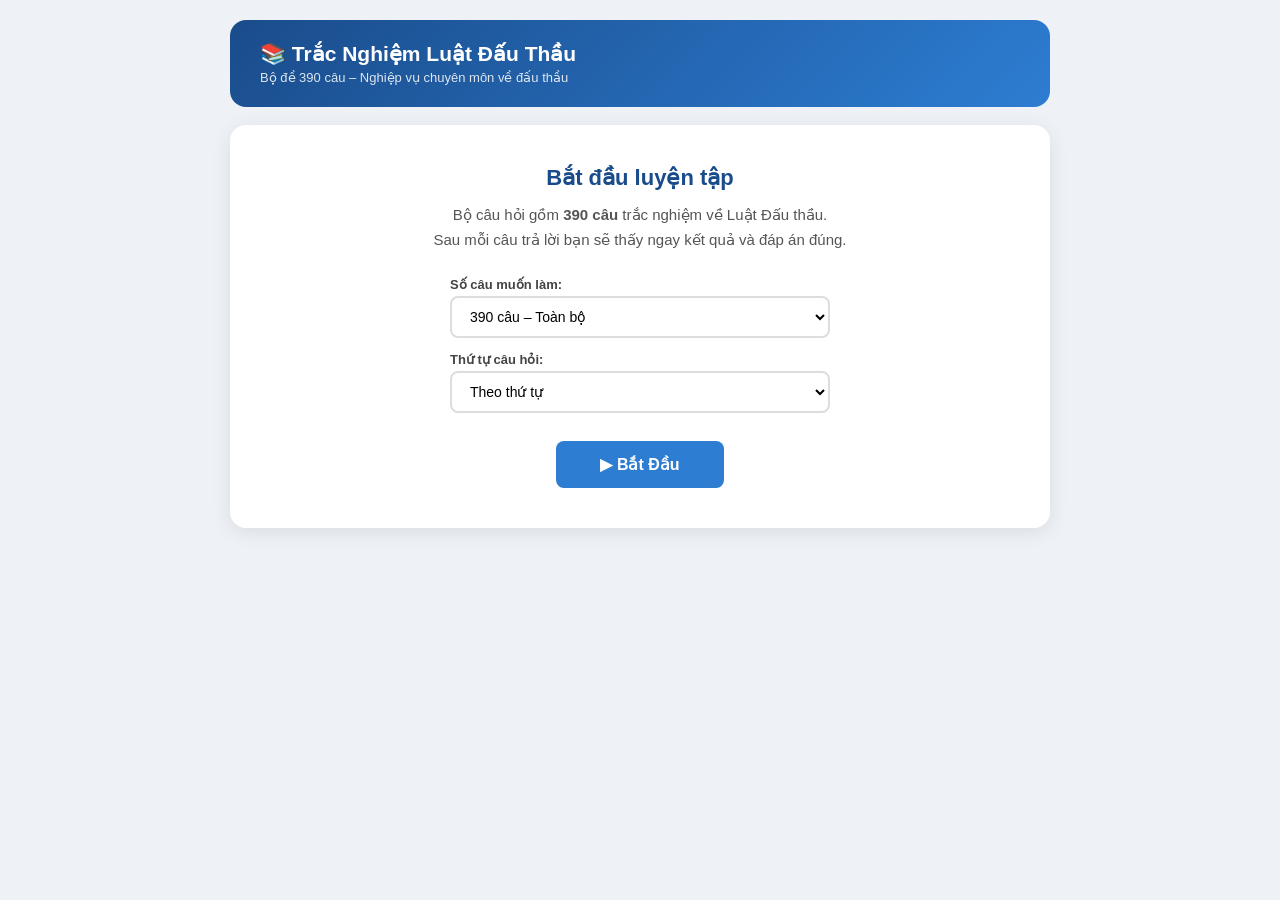
<file: dauthau/index.html>
<!DOCTYPE html>
<html lang="vi">
<head>
<meta charset="UTF-8">
<meta name="viewport" content="width=device-width, initial-scale=1.0">
<title>Trắc Nghiệm Luật Đấu Thầu – 390 Câu</title>
<style>
*{box-sizing:border-box;margin:0;padding:0}
body{font-family:'Segoe UI',Tahoma,Arial,sans-serif;background:#eef2f7;min-height:100vh}
.app{max-width:860px;margin:0 auto;padding:20px}
.hdr{background:linear-gradient(135deg,#1a4c8b,#2d7dd2);color:#fff;border-radius:16px;padding:22px 30px;margin-bottom:18px}
.hdr h1{font-size:21px;font-weight:700;margin-bottom:4px}
.hdr p{font-size:13px;opacity:.85}
.btn{padding:10px 22px;border:none;border-radius:8px;cursor:pointer;font-size:14px;font-weight:600;transition:all .15s}
.btn:hover{opacity:.88;transform:translateY(-1px)}
.btn:disabled{opacity:.45;cursor:not-allowed;transform:none}
.btn-blue{background:#2d7dd2;color:#fff}
.btn-green{background:#28a745;color:#fff}
.btn-gray{background:#6c757d;color:#fff}
.start{background:#fff;border-radius:16px;box-shadow:0 4px 20px rgba(0,0,0,.09);padding:40px;text-align:center}
.start h2{font-size:22px;color:#1a4c8b;margin-bottom:12px}
.start p{color:#555;font-size:15px;line-height:1.65;margin-bottom:10px}
.start-form{display:flex;flex-direction:column;gap:14px;max-width:380px;margin:24px auto}
.start-form label{font-size:13px;font-weight:700;color:#444;display:block;margin-bottom:4px;text-align:left}
.start-form select{width:100%;padding:10px 14px;border-radius:8px;border:2px solid #ddd;font-size:14px;background:#fff;cursor:pointer}
.start-form select:focus{outline:none;border-color:#2d7dd2}
.prog-wrap{background:#dde3ea;border-radius:99px;height:10px;margin-bottom:6px;overflow:hidden}
.prog-bar{background:linear-gradient(90deg,#28a745,#2d7dd2);height:100%;border-radius:99px;transition:width .4s}
.prog-info{display:flex;justify-content:space-between;font-size:12px;color:#666;margin-bottom:16px}
.scoreboard{display:flex;background:#fff;border-radius:12px;box-shadow:0 2px 8px rgba(0,0,0,.09);margin-bottom:16px;overflow:hidden}
.sc-item{flex:1;text-align:center;padding:10px 8px;border-right:1px solid #eee}
.sc-item:last-child{border-right:none}
.sc-num{font-size:22px;font-weight:800;line-height:1}
.sc-lbl{font-size:10px;color:#999;text-transform:uppercase;letter-spacing:.5px;margin-top:2px}
.sc-correct .sc-num{color:#28a745}
.sc-wrong .sc-num{color:#dc3545}
.sc-remain .sc-num{color:#2d7dd2}
.sc-pct .sc-num{color:#fd7e14}
.card{background:#fff;border-radius:16px;box-shadow:0 4px 20px rgba(0,0,0,.09);padding:26px 30px;margin-bottom:16px}
.q-num{font-size:11px;font-weight:700;color:#2d7dd2;text-transform:uppercase;letter-spacing:1px;margin-bottom:8px}
.q-text{font-size:16px;line-height:1.7;color:#111;font-weight:500;margin-bottom:22px}
.opts{display:flex;flex-direction:column;gap:9px}
.opt{display:flex;align-items:flex-start;gap:13px;padding:13px 16px;border-radius:10px;border:2px solid #e4e8ee;cursor:pointer;transition:border-color .15s,background .15s,transform .15s}
.opt:hover:not(.done){border-color:#2d7dd2;background:#f0f6ff;transform:translateX(3px)}
.opt-ltr{min-width:30px;height:30px;border-radius:50%;background:#e9ecef;display:flex;align-items:center;justify-content:center;font-weight:700;font-size:13px;color:#555;flex-shrink:0;transition:background .15s,color .15s}
.opt-txt{font-size:15px;line-height:1.6;color:#333;padding-top:4px}
.opt.state-correct{border-color:#28a745;background:#eafaf0}
.opt.state-correct .opt-ltr{background:#28a745;color:#fff}
.opt.state-wrong{border-color:#dc3545;background:#fdecea}
.opt.state-wrong .opt-ltr{background:#dc3545;color:#fff}
.opt.state-show{border-color:#28a745;background:#eafaf0;border-style:dashed}
.opt.state-show .opt-ltr{background:#28a745;color:#fff}
.opt.done{cursor:not-allowed}
.feedback{margin-top:18px;padding:14px 18px;border-radius:10px;font-size:14px;line-height:1.65;display:none}
.feedback.ok{background:#d4edda;border:1.5px solid #28a745;color:#155724;display:block}
.feedback.err{background:#f8d7da;border:1.5px solid #dc3545;color:#721c24;display:block}
.feedback strong{font-size:15px}
.nav{display:flex;justify-content:space-between;align-items:center;gap:10px;flex-wrap:wrap}
.nav-r{display:flex;gap:8px}
.results{background:#fff;border-radius:16px;box-shadow:0 4px 20px rgba(0,0,0,.09);padding:40px;text-align:center}
.results h2{font-size:24px;color:#1a4c8b;margin-bottom:8px}
.big-score{font-size:64px;font-weight:900;margin:16px 0}
.big-score.pass{color:#28a745}
.big-score.fail{color:#dc3545}
.res-detail{display:flex;justify-content:center;gap:28px;margin:20px 0;flex-wrap:wrap}
.res-detail .ri{text-align:center}
.res-detail .rn{font-size:30px;font-weight:800}
.res-detail .rl{font-size:11px;color:#999;text-transform:uppercase}
.res-btns{display:flex;gap:10px;justify-content:center;flex-wrap:wrap;margin-top:20px}

/* Wrong answers review */
.review-wrap{margin-top:24px;text-align:left}
.review-hdr{display:flex;align-items:center;justify-content:space-between;gap:12px;margin-bottom:14px;flex-wrap:wrap}
.review-hdr h3{font-size:17px;font-weight:700;color:#dc3545;display:flex;align-items:center;gap:8px}
.review-hdr .badge{background:#dc3545;color:#fff;border-radius:99px;font-size:12px;font-weight:700;padding:3px 10px}
.review-item{border-radius:12px;border:1.5px solid #f0d0d3;background:#fff;padding:18px 20px;margin-bottom:12px}
.review-item-num{font-size:11px;font-weight:700;color:#999;text-transform:uppercase;letter-spacing:1px;margin-bottom:6px}
.review-item-q{font-size:15px;font-weight:500;color:#111;line-height:1.65;margin-bottom:12px}
.review-opt{display:flex;align-items:flex-start;gap:10px;padding:9px 13px;border-radius:8px;margin-bottom:6px;font-size:14px;line-height:1.55}
.review-opt:last-child{margin-bottom:0}
.review-opt-ltr{min-width:26px;height:26px;border-radius:50%;display:flex;align-items:center;justify-content:center;font-weight:700;font-size:12px;flex-shrink:0}
.review-opt.wrong-pick{background:#fdecea;border:1.5px solid #dc3545;color:#721c24}
.review-opt.wrong-pick .review-opt-ltr{background:#dc3545;color:#fff}
.review-opt.correct-ans{background:#eafaf0;border:1.5px solid #28a745;color:#155724}
.review-opt.correct-ans .review-opt-ltr{background:#28a745;color:#fff}
.review-opt.skipped{background:#fff3cd;border:1.5px solid #ffc107;color:#856404}
.review-opt.skipped .review-opt-ltr{background:#ffc107;color:#212529}
.review-tag{font-size:11px;font-weight:700;border-radius:4px;padding:1px 7px;margin-left:6px;vertical-align:middle}
.tag-wrong{background:#dc3545;color:#fff}
.tag-correct{background:#28a745;color:#fff}
.tag-skip{background:#ffc107;color:#212529}
.review-empty{text-align:center;padding:30px;color:#28a745;font-size:16px;font-weight:600}

.hidden{display:none!important}
@media(max-width:600px){
  .app{padding:10px}.card{padding:16px}.q-text{font-size:15px}.opt-txt{font-size:14px}.big-score{font-size:48px}.sc-num{font-size:18px}
  .review-item{padding:14px}
}
</style>
</head>
<body>
<div class="app">
  <div class="hdr">
    <h1>📚 Trắc Nghiệm Luật Đấu Thầu</h1>
    <p>Bộ đề 390 câu – Nghiệp vụ chuyên môn về đấu thầu</p>
  </div>

  <div id="sStart">
    <div class="start">
      <h2>Bắt đầu luyện tập</h2>
      <p>Bộ câu hỏi gồm <strong>390 câu</strong> trắc nghiệm về Luật Đấu thầu.<br>
         Sau mỗi câu trả lời bạn sẽ thấy ngay kết quả và đáp án đúng.</p>
      <div class="start-form">
        <div>
          <label>Số câu muốn làm:</label>
          <select id="selNum">
            <option value="10">10 câu – Ôn nhanh</option>
            <option value="20">20 câu</option>
            <option value="50">50 câu</option>
            <option value="100">100 câu</option>
            <option value="200">200 câu</option>
            <option value="390" selected>390 câu – Toàn bộ</option>
          </select>
        </div>
        <div>
          <label>Thứ tự câu hỏi:</label>
          <select id="selOrder">
            <option value="seq">Theo thứ tự</option>
            <option value="rnd">Ngẫu nhiên (xáo trộn)</option>
          </select>
        </div>
      </div>
      <button class="btn btn-blue" onclick="startQuiz()" style="font-size:16px;padding:14px 44px;margin-top:4px">▶ Bắt Đầu</button>
    </div>
  </div>

  <div id="sQuiz" class="hidden">
    <div style="display:flex;align-items:center;gap:10px;margin-bottom:12px;flex-wrap:wrap">
      <div class="scoreboard" style="flex:1;min-width:260px">
        <div class="sc-item sc-correct"><div class="sc-num" id="scOk">0</div><div class="sc-lbl">Đúng</div></div>
        <div class="sc-item sc-wrong"><div class="sc-num" id="scErr">0</div><div class="sc-lbl">Sai</div></div>
        <div class="sc-item sc-remain"><div class="sc-num" id="scRem">0</div><div class="sc-lbl">Còn lại</div></div>
        <div class="sc-item sc-pct"><div class="sc-num" id="scPct">-</div><div class="sc-lbl">Tỉ lệ</div></div>
      </div>
      <button class="btn btn-gray" onclick="exitQuiz()">↩ Thoát</button>
    </div>
    <div class="prog-wrap"><div class="prog-bar" id="progBar" style="width:0"></div></div>
    <div class="prog-info">
      <span id="progTxt">Câu 1 / 390</span>
      <span id="progPct">0%</span>
    </div>
    <div class="card">
      <div class="q-num" id="qNum">Câu 1</div>
      <div class="q-text" id="qText"></div>
      <div class="opts" id="optsDiv"></div>
      <div class="feedback" id="fbDiv"></div>
    </div>
    <div class="nav">
      <button class="btn btn-gray" id="btnPrev" onclick="goPrev()" disabled>‹ Trước</button>
      <span style="font-size:13px;color:#888" id="navInfo"></span>
      <div class="nav-r">
        <button class="btn btn-blue" id="btnNext" onclick="goNext()">Tiếp theo ›</button>
        <button class="btn btn-green hidden" id="btnEnd" onclick="showResults()">🏁 Kết thúc</button>
      </div>
    </div>
  </div>

  <div id="sResults" class="hidden">
    <div class="results">
      <h2>🏆 Kết quả bài thi</h2>
      <div class="big-score" id="bigScore"></div>
      <div class="res-detail">
        <div class="ri"><div class="rn" style="color:#28a745" id="rOk">0</div><div class="rl">Câu đúng</div></div>
        <div class="ri"><div class="rn" style="color:#dc3545" id="rErr">0</div><div class="rl">Câu sai</div></div>
        <div class="ri"><div class="rn" style="color:#fd7e14" id="rSkip">0</div><div class="rl">Bỏ qua</div></div>
        <div class="ri"><div class="rn" style="color:#2d7dd2" id="rTotal">0</div><div class="rl">Tổng câu</div></div>
      </div>
      <p id="rMsg" style="color:#555;font-size:15px"></p>
      <div class="res-btns">
        <button class="btn btn-blue" onclick="startQuiz()">🔄 Làm lại bộ đề này</button>
        <button class="btn" id="btnPracticeWrong" onclick="practiceWrong()" style="background:#e65c00;color:#fff;display:none">📝 Ôn tập câu sai</button>
        <button class="btn btn-green" onclick="backToStart()">🏠 Chọn bộ đề mới</button>
      </div>
    </div>

    <!-- Wrong / Skipped answers review -->
    <div class="review-wrap" id="reviewWrap"></div>
  </div>
</div>

<script>
const DATA=[{"id":1,"question":"Trường hợp nào sau đây bắt buộc phải lựa chọn nhà thầu theo quy định tại Luật Đấu thầu?","options":{"A":"Gói thầu thuộc dự án sử dụng vốn ngân sách nhà nước của cơ quan nhà nước","B":"Lựa chọn nhà thầu của doanh nghiệp nhà nước không sử dụng vốn ngân sách nhà nước","C":"Lựa chọn nhà thầu của đơn vị sự nghiệp công lập tự bảo đảm chi thường xuyên không sử dụng ngân sách nhà nước","D":"Việc thuê, mua, thuê mua nhà, trụ sở, tài sản gắn liền với đất"},"correct":"A"},{"id":2,"question":"Chọn phương án đúng về phạm vi điều chỉnh của Luật Đấu thầu?","options":{"A":"Quy định về quản lý nhà nước đối với hoạt động đấu thầu","B":"Quy định về thẩm quyền và trách nhiệm của các cơ quan, tổ chức, cá nhân trong hoạt động đấu thầu","C":"Quy định về hoạt động lựa chọn nhà thầu thực hiện gói thầu, hoạt động lựa chọn nhà đầu tư thực hiện dự án đầu tư kinh doanh","D":"Tất cả phương án trên đều đúng"},"correct":"D"},{"id":3,"question":"Trường hợp nào sau đây không thuộc đối tượng áp dụng của Luật Đấu thầu?","options":{"A":"Gói thầu mua thuốc, hoá chất, vật tư xét nghiệm sử dụng nguồn ngân sách nhà nước của bệnh viện công lập A","B":"Gói thầu xây dựng đường giao thông sử dụng vốn đầu tư công do Ban Quản lý dự án đầu tư xây dựng công trình tỉnh A làm chủ đầu tư","C":"Gói thầu mua sắm trang thiết bị làm việc sử dụng vốn nhà nước của Văn phòng UBND tỉnh A","D":"Hoạt động mua phần mềm kế toán của hộ kinh doanh cá thể"},"correct":"D"},{"id":4,"question":"Theo quy định pháp luật về đấu thầu, gói thầu nào là gói thầu cung cấp dịch vụ tư vấn?","options":{"A":"Thiết kế và cung cấp hệ thống xử lý nước thải","B":"Gói thầu lập nhiệm vụ quy hoạch vùng","C":"Gói thầu quảng cáo trên nền tảng xã hội và phát sóng trên VTV","D":"Gói thầu mua phần mềm kế toán MISA"},"correct":"B"},{"id":5,"question":"Theo quy định pháp luật về đấu thầu, gói thầu nào là gói thầu cung cấp dịch vụ phi tư vấn?","options":{"A":"Gói thầu in sổ công tác của tỉnh A","B":"Gói thầu thuê kiểm toán dự án","C":"Gói thầu mua phần mềm kế toán hỗ trợ doanh nghiệp khởi nghiệp sáng tạo, doanh nghiệp nhỏ do phụ nữ làm chủ","D":"Gói thầu xây dựng trụ sở làm việc của tỉnh A."},"correct":"A"},{"id":6,"question":"Theo quy định pháp luật về đấu thầu, đấu thầu là gì?","options":{"A":"Là quá trình lựa chọn nhà thầu để ký kết, thực hiện hợp đồng cung cấp dịch vụ tư vấn, dịch vụ phi tư vấn, mua sắm hàng hóa, xây lắp trên cơ sở bảo đảm cạnh tranh, công bằng, minh bạch, hiệu quả kinh tế và trách nhiệm giải trình","B":"Là quá trình lựa chọn nhà đầu tư để ký kết, thực hiện hợp đồng dự án đầu tư kinh doanh trên cơ sở bảo đảm cạnh tranh, công bằng, minh bạch, hiệu quả kinh tế và trách nhiệm giải trình","C":"Là quá trình lựa chọn đơn vị để thực hiện hợp đồng thông qua các quy trình, thủ tục do pháp luật đấu thầu quy định.","D":"Phương án A và B đều đúng"},"correct":"D"},{"id":7,"question":"Đấu thầu quốc tế là gì?","options":{"A":"Là hoạt động đấu thầu mà nhà thầu trong nước, nhà thầu nước ngoài được tham dự thầu","B":"Là hoạt động đấu thầu mà nhà thầu trong nước, nhà thầu nước ngoài được tham dự thầu, trong đó nhà thầu trong nước bắt buộc phải liên danh với nhà thầu nước ngoài","C":"Là hoạt động đấu thầu chỉ nhà thầu quốc tế được phép tham dự thầu","D":"Là hoạt động đấu thầu chỉ nhà thầu trong nước được phép tham dự thầu"},"correct":"A"},{"id":8,"question":"Giá đề nghị trúng thầu là gì?","options":{"A":"Là giá dự thầu của nhà thầu ghi trong quyết định phê duyệt kết quả lựa chọn nhà thầu.","B":"Là giá dự thầu của nhà thầu được đề nghị trúng thầu sau khi đã được sửa lỗi, hiệu chỉnh sai lệch theo yêu cầu của hồ sơ mời thầu, hồ sơ yêu cầu, trừ đi giá trị giảm giá (nếu có)","C":"Là giá dự thầu của nhà thầu chưa tính sửa lỗi, hiệu chỉnh sai lệch và giá trị giảm giá (nếu có)","D":"Là giá trị ghi trong hợp đồng giữa chủ đầu tư và nhà thầu"},"correct":"B"},{"id":9,"question":"Theo quy định pháp luật về đấu thầu, hàng hóa gồm?","options":{"A":"Máy móc, thiết bị, nguyên liệu, nhiên liệu, vật liệu, vật tư, phụ tùng; sản phẩm; phương tiện; hàng tiêu dùng, phần mềm thương mại","B":"Thuốc, hóa chất, vật tư xét nghiệm, thiết bị y tế","C":"Phương án A và B đều đúng","D":"Logistics, bảo hiểm, quảng cáo, nghiệm thu chạy thử, chụp ảnh vệ tinh"},"correct":"C"},{"id":10,"question":"Đối tượng nào sau đây được hưởng ưu đãi trong lựa chọn nhà thầu?","options":{"A":"Hàng hóa có xuất xứ Việt Nam","B":"Nhà thầu trong nước sản xuất hàng hóa có xuất xứ Việt Nam phù hợp với hồ sơ mời thầu","C":"Sản phẩm, dịch vụ thân thiện môi trường theo quy định của pháp luật về bảo vệ môi trường","D":"Tất cả các phương án trên đều đúng"},"correct":"D"},{"id":11,"question":"Nhà thầu trong nước nào được hưởng ưu đãi trong lựa chọn nhà thầu?","options":{"A":"Nhà thầu trong nước sản xuất hàng hóa có xuất xứ Việt Nam phù hợp với hồ sơ mời thầu","B":"Nhà thầu trong nước tham dự thầu với tư cách độc lập hoặc liên danh với nhà thầu trong nước khác khi tham dự đấu thầu quốc tế","C":"Nhà thầu trong nước có sử dụng lao động nữ, thương binh, người khuyết tật hoặc người dân tộc thiểu số","D":"Tất cả các phương án trên đều đúng"},"correct":"D"},{"id":12,"question":"Trường hợp nào sau đây cơ quan, tổ chức, doanh nghiệp được tự quyết định việc lựa chọn nhà thầu trên cơ sở bảo đảm công khai, minh bạch, hiệu quả và trách nhiệm giải trình?","options":{"A":"Thực hiện gói thầu thuộc dự án sử dụng vốn đầu tư công của cơ quan nhà nước","B":"Thực hiện gói thầu thuộc dự án sử dụng vốn đầu tư công của đơn vị sự nghiệp công lập bảo đảm một phần chi thường xuyên","C":"Thực hiện gói thầu thuộc dự án sử dụng vốn ngân sách nhà nước của doanh nghiệp nhà nước","D":"Lựa chọn nhà thầu của doanh nghiệp nhà nước không sử dụng vốn ngân sách nhà nước, đơn vị sự nghiệp công lập tự bảo đảm chi thường xuyên và chi đầu tư, đơn vị sự nghiệp công lập tự bảo đảm chi thường xuyên không sử dụng ngân sách nhà nước"},"correct":"D"},{"id":13,"question":"Ngôn ngữ sử dụng đối với đấu thầu quốc tế là gì?","options":{"A":"Tiếng Việt","B":"Tiếng Đức","C":"Tiếng Anh hoặc tiếng Việt và tiếng Anh","D":"Tiếng Đức hoặc tiếng Anh"},"correct":"C"},{"id":14,"question":"Đối với đấu thầu quốc tế, trường hợp ngôn ngữ sử dụng trong hồ sơ mời thầu là tiếng Việt và tiếng Anh thì khi tham dự thầu, nhà thầu được sử dụng ngôn ngữ gì?","options":{"A":"Chỉ tiếng Việt","B":"Chỉ tiếng Anh","C":"Tiếng Việt hoặc tiếng Anh","D":"Bắt buộc cả tiếng Việt và tiếng Anh"},"correct":"C"},{"id":15,"question":"Điều kiện để tổ chức đấu thầu quốc tế lựa chọn nhà thầu thực hiện gói thầu mua sắm hàng hóa là gì?","options":{"A":"Gói thầu mua sắm hàng hóa thông dụng, đơn giản, có sẵn trên thị trường","B":"Gói thầu mua sắm hàng hóa mà hàng hóa đó trong nước sản xuất được và đáp ứng các yêu cầu về kỹ thuật, chất lượng, giá nhưng chủ đầu tư yêu cầu phải mua hàng hóa nhập khẩu","C":"Gói thầu mua sắm hàng hóa mà hàng hóa đó trong nước không sản xuất được hoặc sản xuất được nhưng không đáp ứng một trong các yêu cầu về kỹ thuật, chất lượng, giá","D":"Gói thầu mua sắm hàng hóa thông dụng đã được nhập khẩu và chào bán tại Việt Nam nhưng hàng hóa đó trong nước không sản xuất được"},"correct":"C"},{"id":16,"question":"Trong trường hợp hủy thầu, toàn bộ hồ sơ liên quan đến quá trình lựa chọn nhà thầu của gói thầu đó có cần phải lưu trữ không?","options":{"A":"Không cần lưu trữ, hủy hồ sơ ngay sau khi quyết định hủy thầu được ban hành nhưng phải đảm bảo thông tin không bị tiết lộ","B":"Không cần lưu trữ, trả lại hồ sơ cho nhà thầu theo nguyên trạng ngay sau khi quyết định hủy thầu được ban hành","C":"Có cần lưu trữ, trong thời hạn 05 năm kể từ ngày quyết định hủy thầu được ban hành","D":"Có cần lưu trữ, trong thời hạn 03 năm kể từ ngày quyết định hủy thầu được ban hành"},"correct":"C"},{"id":17,"question":"Đối với đấu thầu rộng rãi quốc tế, trường hợp hồ sơ đề xuất về tài chính của nhà thầu không vượt qua bước đánh giá về kỹ thuật, nhà thầu từ chối nhận lại hồ sơ đề xuất của mình thì Chủ đầu tư phải xử lý như thế nào?","options":{"A":"Chủ đầu tư xem xét, quyết định việc hủy hồ sơ nhưng phải đảm bảo thông tin không bị tiết lộ","B":"Chủ đầu tư phải lưu trữ theo quy định của pháp luật về lưu trữ","C":"Chủ đầu tư lưu trữ tối thiểu 05 năm","D":"Tất cả các phương án trên đều sai"},"correct":"A"},{"id":18,"question":"Hồ sơ hoàn công và quyết toán của gói thầu được lưu trữ theo quy định nào?","options":{"A":"Quy định nội bộ của nhà thầu","B":"Quy định của tư vấn giám sát","C":"Quy định của pháp luật về lưu trữ","D":"Tất cả phương án trên đều sai"},"correct":"C"},{"id":19,"question":"Đối với gói thầu xây lắp đấu thầu không qua mạng, hồ sơ đề xuất tài chính của nhà thầu không vượt qua bước đánh giá về kỹ thuật sẽ được trả lại khi nào?","options":{"A":"Khi gửi thư mời thương thảo","B":"Khi kết thúc giai đoạn đánh giá kỹ thuật","C":"Khi hoàn trả bảo đảm dự thầu của nhà thầu không được lựa chọn hoặc đăng tải kết quả lựa chọn nhà thầu","D":"Khi ký hợp đồng"},"correct":"C"},{"id":20,"question":"Đối với đấu thầu quốc tế, hồ sơ mời thầu được phát hành như thế nào?","options":{"A":"Hồ sơ mời thầu được phát hành trên Hệ thống mạng đấu thầu quốc gia; Nhà thầu nộp tiền mua bản điện tử hồ sơ mời thầu khi nộp hồ sơ dự thầu","B":"Hồ sơ mời thầu được bán vào giờ hành chính từ thứ 2 tới thứ 6 tại địa chỉ do Chủ đầu tư quy định","C":"Phương án A và B đều đúng","D":"Phương án A và B đều sai"},"correct":"A"},{"id":21,"question":"Đối với gói thầu sử dụng vốn ngân sách nhà nước, tiền bán bản điện tử hồ sơ mời thầu, hồ sơ yêu cầu sẽ được xử lý như thế nào?","options":{"A":"Sử dụng theo quy chế tài chính của chủ đầu tư","B":"Nộp vào ngân sách nhà nước theo quy định của Luật Ngân sách nhà nước","C":"Sử dụng theo cơ chế khoán chi","D":"Tất cả các phương án trên đều sai"},"correct":"B"},{"id":22,"question":"Chi phí đăng tải quyết định phê duyệt kế hoạch lựa chọn nhà thầu và quyết định phê duyệt kết quả lựa chọn nhà thầu trên Hệ thống mạng đấu thầu quốc gia đối với gói thầu chỉ định thầu là bao nhiêu?","options":{"A":"220.000 đồng/1 gói thầu (đã bao gồm thuế giá trị gia tăng)","B":"330.000 đồng/1 gói thầu (đã bao gồm thuế giá trị gia tăng)","C":"Miễn phí","D":"110.000 đồng/1 gói thầu (đã bao gồm thuế giá trị gia tăng)"},"correct":"C"},{"id":23,"question":"Thành viên tổ chuyên gia thuộc tổ chức tư vấn đấu thầu cần có tối thiểu bao nhiêu năm kinh nghiệm trong lĩnh vực liên quan?","options":{"A":"01 năm công tác thuộc một trong các lĩnh vực liên quan đến nội dung pháp lý, kỹ thuật, tài chính của gói thầu","B":"02 năm công tác thuộc một trong các lĩnh vực liên quan đến nội dung pháp lý, kỹ thuật, tài chính của gói thầu","C":"03 năm công tác thuộc một trong các lĩnh vực liên quan đến nội dung pháp lý, kỹ thuật, tài chính của gói thầu","D":"Không có quy định về số năm kinh nghiệm"},"correct":"C"},{"id":24,"question":"Đơn vị sự nghiệp công lập A đã trúng thầu gói thầu tổ chức lớp đào tạo cán bộ cho UBND tỉnh X sử dụng vốn ngân sách địa phương. Đơn vị sự nghiệp công lập A có phải tổ chức lựa chọn nhà thầu theo Luật Đấu thầu để thuê dịch vụ hậu cần (như địa điểm ăn nghỉ, photo tài liệu, hội trường tổ chức) hay không?","options":{"A":"Phải lựa chọn nhà thầu theo quy định của Luật Đấu thầu","B":"Căn cứ vào hợp đồng quy định giữa đơn vị A và UBND tỉnh X","C":"Đơn vị A được tự quyết định việc mua sắm trên cơ sở bảo đảm công khai, minh bạch, hiệu quả và trách nhiệm giải trình","D":"Căn cứ theo phân cấp quyết định mua sắm của UBND tỉnh X"},"correct":"C"},{"id":25,"question":"Sở Y tế tỉnh A được doanh nghiệp trong nước tài trợ 5 tỷ đồng để mua sắm thuốc phục vụ khám chữa bệnh cho người nghèo, hỏi Sở Y tế có phải tổ chức đấu thầu thuốc theo quy định của Luật Đấu thầu không?","options":{"A":"Sở Y tế A được tự quyết định việc mua sắm trên cơ sở bảo đảm công khai, minh bạch, hiệu quả và trách nhiệm giải trình trong trường hợp nhà tài trợ yêu cầu không lựa chọn nhà thầu theo quy định của Luật Đấu thầu","B":"Sở Y tế A phải tổ chức lựa chọn nhà thầu theo quy định của Luật Đấu thầu","C":"Trong mọi trường hợp Sở Y tế A không phải thực hiện theo Luật Đấu thầu do đây là nguồn doanh nghiệp trong nước tài trợ","D":"Phải xin ý kiến của UBND tỉnh A để có cơ sở xác định có phải tổ chức lựa chọn nhà thầu theo Luật Đấu thầu hay không"},"correct":"A"},{"id":26,"question":"Đối với gói thầu cung cấp dịch vụ tư vấn không qua mạng, trường hợp hồ sơ đề xuất về tài chính của nhà thầu không vượt qua bước đánh giá về kỹ thuật sẽ được xử lý như thế nào theo quy định của pháp luật về đấu thầu?","options":{"A":"Trả lại nguyên trạng cho nhà thầu trong thời hạn 10 ngày kể từ ngày ký hợp đồng với nhà thầu được lựa chọn","B":"Trả lại nguyên trạng cho nhà thầu trong thời hạn 05 ngày kể từ ngày ký hợp đồng với nhà thầu được lựa chọn","C":"Hồ sơ được lưu trữ theo quy định của Pháp luật về lưu trữ"},"correct":"A"},{"id":27,"question":"Việc giữ lại hồ sơ tài chính của nhà thầu không đạt kỹ thuật sau thời hạn quy định sẽ…?","options":{"A":"Là cơ sở để tiếp tục đánh giá trong trường hợp phải đánh giá lại","B":"Bảo đảm trách nhiệm của chủ đầu tư theo quy định của pháp luật về đấu thầu","C":"Có thể dẫn tới khiếu nại từ nhà thầu","D":"Phương án A và B đều đúng"},"correct":"C"},{"id":28,"question":"Trường hợp nào sau đây Công ty B khi tham dự gói thầu kết luận là đáp ứng về bảo đảm cạnh tranh trong đấu thầu?","options":{"A":"Công ty B sử dụng nhà thầu phụ là công ty A, công ty A là nhà thầu tư vấn lập Chương V yêu cầu kỹ thuật cho E-HSMT của gói thầu xây lắp X","B":"Công ty B tham dự gói thầu xây lắp X đồng thời là nhà thầu tư vấn lập Chương V yêu cầu kỹ thuật của E-HSMT của gói thầu xây lắp X.","C":"Công ty B sử dụng nhà thầu phụ là công ty tư vấn C, công ty tư vấn C sở hữu 30% cổ phần của công ty A và công ty A là nhà thầu tư vấn thiết kế kỹ thuật cho dự án Y","D":"Công ty A là nhà thầu tư vấn lập hồ sơ mời thầu gói thầu xây lắp X có sở hữu 30% vốn góp của Công ty B"},"correct":"C"},{"id":29,"question":"Chọn phương án đúng đối với nhà thầu phụ đặc biệt?","options":{"A":"Đối với đấu thầu trong nước, khi tham gia gói thầu của dự án thuộc lĩnh vực khoa học, công nghệ, đổi mới sáng tạo và chuyển đổi số thì nhà thầu trong nước được sử dụng nhà thầu phụ đặc biệt là nhà thầu nước ngoài đối với phần công việc đặc thù mà nhà thầu trong nước chưa thực hiện được hoặc cần chuyển giao công nghệ","B":"Trong mọi trường hợp, đối với đấu thầu trong nước, nhà thầu không được phép sử dụng nhà thầu phụ đặc biệt là nhà thầu nước ngoài","C":"Giá trị công việc tối đa dành cho nhà thầu phụ trong hợp đồng phải bao gồm khối lượng công việc dành cho nhà thầu phụ đặc biệt","D":"Phương án A và C đều đúng"},"correct":"A"},{"id":30,"question":"Đối với đấu thầu không qua mạng, việc phê duyệt và phát hành hồ sơ mời thầu được thực hiện theo phương án nào sau đây?","options":{"A":"Phê duyệt và phát hành hồ sơ mời thầu trên Hệ thống mạng đấu thầu quốc gia","B":"Phê duyệt trên Hệ thống mạng đấu thầu quốc gia và phát hành hồ sơ mời thầu bản giấy","C":"Phê duyệt và phát hành hồ sơ mời thầu bản giấy","D":"Các phương án trên đều đúng"},"correct":"A"},{"id":31,"question":"Gói thầu nào sau đây thuộc trường hợp được áp dụng chào hàng cạnh tranh?","options":{"A":"Tất cả gói thầu mua sắm hàng hoá có giá không quá 10 tỷ đồng","B":"Gói thầu dịch vụ phi tư vấn thông dụng, đơn giản có giá không quá 10 tỷ đồng","C":"Gói thầu dịch vụ tư vấn thông dụng, đơn giản có giá không quá 10 tỷ đồng","D":"Gói thầu xây lắp công trình đơn giản đã có dự toán được phê duyệt có giá không quá 15 tỷ đồng"},"correct":"B"},{"id":32,"question":"Đối với gói thầu mua sắm hàng hóa thông dụng, sẵn có trên thị trường có giá gói thầu 05 tỷ đồng thì kế hoạch lựa chọn nhà thầu phê duyệt áp dụng hình thức lựa chọn nhà thầu nào sau đây?","options":{"A":"Chỉ được áp dụng hình thức chào hàng cạnh tranh","B":"Được áp dụng hình thức chào hàng cạnh tranh hoặc đấu thầu rộng rãi","C":"Bắt buộc áp dụng hình thức chỉ định thầu","D":"Được áp dụng hình thức chỉ định thầu hoặc chào hàng cạnh tranh hoặc đấu thầu rộng rãi"},"correct":"B"},{"id":33,"question":"Hạn mức chỉ định thầu đối với gói thầu không hình thành dự án thuộc dự toán mua sắm thường xuyên là?","options":{"A":"500 triệu đồng","B":"800 triệu đồng","C":"01 tỷ đồng","D":"300 triệu đồng"},"correct":"A"},{"id":34,"question":"Hạn mức chỉ định thầu đối với gói thầu mua sắm hàng hóa thuộc dự án đầu tư là?","options":{"A":"800 triệu đồng","B":"500 triệu đồng","C":"01 tỷ đồng","D":"02 tỷ đồng"},"correct":"D"},{"id":35,"question":"Phương án nào không phải là một trong các hình thức lựa chọn nhà thầu được phê duyệt trong kế hoạch lựa chọn nhà thầu?","options":{"A":"Đấu thầu rộng rãi","B":"Đấu thầu hạn chế","C":"Mua sắm trực tiếp","D":"Đấu thầu qua mạng"},"correct":"D"},{"id":36,"question":"Gói thầu lựa chọn tư vấn là tổ chức có giá gói thầu là 500 triệu đồng áp dụng hình thức lựa chọn nhà thầu nào?","options":{"A":"Bắt buộc áp dụng hình thức chỉ định thầu","B":"Được áp dụng hình thức chỉ định thầu hoặc đấu thầu rộng rãi","C":"Được áp dụng hình thức chào hàng cạnh tranh hoặc đấu thầu rộng rãi","D":"Được áp dụng hình thức chỉ định thầu hoặc ĐTRR hoặc chào hàng cạnh tranh"},"correct":"B"},{"id":37,"question":"Chọn phương án đúng về hạn mức đối với đấu thầu rộng rãi?","options":{"A":"Không quy định hạn mức áp dụng","B":"Giá gói thầu trên 20 tỷ đồng","C":"Giá gói thầu trên 10 tỷ đồng","D":"Giá gói thầu trên 20 tỷ đồng đối với xây lắp, hàng hoá; trên 10 tỷ đồng đối với gói thầu dịch vụ tư vấn, phi tư vấn"},"correct":"A"},{"id":38,"question":"Chọn phương án đúng về loại gói thầu đối với hình thức mua sắm trực tiếp?","options":{"A":"Chỉ gói thầu mua sắm hàng hoá","B":"Chỉ gói thầu xây lắp","C":"Chỉ gói thầu dịch vụ phi tư vấn","D":"Gói thầu mua sắm hàng hóa và dịch vụ phi tư vấn"},"correct":"A"},{"id":39,"question":"Phương án nào không phải là điều kiện để được áp dụng hình thức mua sắm trực tiếp?","options":{"A":"Nhà thầu đã trúng thầu thông qua đấu thầu rộng rãi, đấu thầu hạn chế và đã ký hợp đồng gói thầu thực hiện gói thầu trước đó","B":"Thời gian từ khi ký hợp đồng gói thầu trước đến ngày phê duyệt kết quả mua sắm trực tiếp không quá 12 tháng","C":"Đơn giá các phần việc thuộc gói thầu mua sắm trực tiếp không vượt đơn giá phần việc tương ứng của gói thầu đã ký trước đó thuộc gói thầu tương tự đã ký hợp đồng trước đó, đồng thời, phù hợp với giá thị trường tại thời điểm hoàn thiện hợp đồng","D":"Chủ đầu tư được áp dụng mua sắm trực tiếp nhiều lần đối với các loại hàng hóa thuộc gói thầu"},"correct":"D"},{"id":40,"question":"Hãy chọn phương án đúng về hình thức đặt hàng?","options":{"A":"Là một trong các hình thức lựa chọn nhà thầu","B":"Pháp luật quản lý ngành, lĩnh vực quy định về quy trình, thủ tục đặt hàng khác với quy trình, thủ tục của pháp luật về đấu thầu thì áp dụng quy định của pháp luật về đấu thầu.","C":"Đặt hàng chỉ được áp dụng cho sản phẩm, dịch vụ công","D":"Đặt hàng chỉ áp dụng đối với nguồn chi thường xuyên ngân sách nhà nước, không được áp dụng đối với nguồn vốn khác"},"correct":"A"},{"id":41,"question":"Kế hoạch lựa chọn nhà thầu của dự án thuộc đối tượng áp dụng của Luật Đấu thầu bắt buộc phải đăng tải ở đâu?","options":{"A":"Hệ thống mạng đấu thầu quốc gia","B":"Báo Tài chính-Đầu tư","C":"Cổng Thông tin điện tử của Bộ, ngành","D":"Phương án A và B đều đúng"},"correct":"A"},{"id":42,"question":"Chậm nhất là bao nhiêu ngày thì kế hoạch lựa chọn nhà thầu phải được đăng tải trên Hệ thống mạng đấu thầu quốc gia?","options":{"A":"05 ngày làm việc kể từ ngày kế hoạch lựa chọn nhà thầu được ban hành","B":"07 ngày kể từ ngày kế hoạch lựa chọn nhà thầu được ban hành","C":"07 ngày làm việc kể từ ngày kế hoạch lựa chọn nhà thầu được ban hành","D":"10 ngày kể từ ngày kế hoạch lựa chọn nhà thầu được ban hành"},"correct":"A"},{"id":43,"question":"Kế hoạch lựa chọn nhà thầu bao gồm nội dung nào sau đây?","options":{"A":"Giá gói thầu","B":"Thời gian thực hiện hợp đồng","C":"Giám sát hoạt động đấu thầu","D":"Cả 3 phương án trên đều đúng"},"correct":"A"},{"id":44,"question":"Đối với nội dung mua sắm hàng hóa có giá không quá 50 triệu đồng thì được thực hiện như thế nào?","options":{"A":"Không phải lập kế hoạch lựa chọn nhà thầu nhưng phải thực hiện mua sắm trên cơ sở tiết kiệm, hiệu quả, bảo đảm đầy đủ hoá đơn, chứng từ","B":"Không phải lập kế hoạch lựa chọn nhà thầu nhưng phải thực hiện mua sắm theo giá công khai, giá niêm yết và không cần hoá đơn, chứng từ","C":"Được hình thành gói thầu để thực hiện lựa chọn nhà thầu theo một trong hình thức lựa chọn nhà thầu (đấu thầu rộng rãi, chào hàng cạnh tranh, chỉ định thầu) nhưng phải lập kế hoạch lựa chọn nhà thầu","D":"Phương án A và C đều đúng"},"correct":"D"},{"id":45,"question":"Lựa chọn phương án phù hợp nhất đối với nội dung đền bù giải phóng mặt bằng khi lập kế hoạch lựa chọn nhà thầu?","options":{"A":"Tất cả nội dung công việc có liên quan đến giải phóng mặt bằng thuộc phần công việc không áp dụng một trong các hình thức lựa chọn nhà thầu","B":"Đối với các công việc mà Hội đồng đền bù giải phóng mặt bằng tự làm (ví dụ: tổ chức họp với người sử dụng đất, chủ sở hữu tài sản; trình duyệt, công khai phương án bồi thường, bàn giao chi phí bồi thường..,) thì thuộc phần không áp dụng một trong các hình thức lựa chọn nhà thầu","C":"Đối với phần việc phải hình thành gói thầu thuê tư vấn để thực hiện nhằm phục vụ công việc giải phóng mặt bằng thì thuộc phần công việc thuộc kế hoạch lựa chọn nhà thầu","D":"Phương án B và C đều đúng"},"correct":"D"},{"id":46,"question":"Đối với các gói thầu đã thanh lý hợp đồng, khi lập tờ trình Kế hoạch lựa chọn nhà thầu, giá trị phần công việc đã thực hiện của các gói thầu này được tính như thế nào?","options":{"A":"Giá gói thầu","B":"Giá trị thanh lý hợp đồng","C":"Giá hợp đồng","D":"Tất cả phương án đều đúng"},"correct":"B"},{"id":47,"question":"Bảo đảm cạnh tranh trong đấu thầu thuộc nội dung đánh giá về?","options":{"A":"Tư cách hợp lệ","B":"Năng lực, kinh nghiệm","C":"Kỹ thuật","D":"Tài chính"},"correct":"A"},{"id":48,"question":"Nhà thầu tham gia đấu thầu gói thầu hàng hóa phải độc lập với chủ thể nào sau đây?","options":{"A":"Phải độc lập với nhà thầu tư vấn lập hồ sơ mời thầu gói thầu hàng hóa","B":"Phải độc lập với nhà thầu khác khi tham gia đấu thầu rộng rãi","C":"Phải độc lập với nhà thầu tư vấn lập kế hoạch tổng thể lựa chọn nhà thầu","D":"Phải độc lập với nhà thầu tư vấn lập kế hoạch lựa chọn nhà thầu"},"correct":"A"},{"id":49,"question":"Nhận định nào sau đây không phù hợp với quy định về bảo đảm cạnh tranh trong đấu thầu?","options":{"A":"Nhà thầu tham dự thầu phải độc lập với chủ đầu tư, trừ trường hợp: nhà thầu là đơn vị sự nghiệp công lập thuộc cơ quan quản lý nhà nước có chức năng, nhiệm vụ được giao phù hợp với tính chất gói thầu của cơ quan quản lý nhà nước đó; đơn vị sự nghiệp công lập và doanh nghiệp có cùng một cơ quan trực tiếp quản lý, góp vốn; các đơn vị sự nghiệp công lập có cùng một cơ quan trực tiếp quản lý","B":"Nhà thầu tham dự thầu phải độc lập với nhà thầu tư vấn quản lý dự án, tư vấn giám sát","C":"Nhà thầu tham dự thầu phải độc lập với nhà thầu tư vấn lập, thẩm tra, thẩm định hồ sơ thiết kế, dự toán","D":"Nhà thầu thực hiện hợp đồng phải độc lập với nhà thầu tư vấn lập kế hoạch lựa chọn nhà thầu."},"correct":"D"},{"id":50,"question":"Nội dung nào sau đây không thuộc quy định về bảo đảm cạnh tranh trong đấu thầu khi nhà thầu tham dự thầu đấu thầu rộng rãi gói thầu EPC, EP, EC?","options":{"A":"Nhà thầu tham dự thầu phải độc lập với nhà thầu lập, thẩm tra thiết kế FEED","B":"Nhà thầu tham dự thầu phải độc lập với nhà thầu lập, thẩm tra báo cáo nghiên cứu khả thi trong trường hợp không lập thiết kế FEED","C":"Nhà thầu tham dự thầu phải độc lập với nhà thầu lập, thẩm tra báo cáo kinh tế kỹ thuật trong trường hợp không lập báo cáo nghiên cứu khả thi, không lập thiết kế FEED theo quy định của pháp luật về xây dựng","D":"Nhà thầu tham dự thầu phải độc lập với nhà thầu khác cùng tham dự đấu thầu rộng rãi"},"correct":"D"},{"id":51,"question":"Nội dung nào là nội dung đánh giá tính hợp lệ của hồ sơ dự thầu?","options":{"A":"Nhân sự chủ chốt","B":"Hiệu lực của hồ sơ dự thầu","C":"Năng lực tài chính","D":"Việc thực hiện nghĩa vụ kê khai thuế, nộp thuế"},"correct":"B"},{"id":52,"question":"Đối với đấu thầu không qua mạng, nội dung nào không phải là tiêu chuẩn đánh giá về tính hợp lệ của hồ sơ dự thầu gói thầu tư vấn?","options":{"A":"Hiệu lực của hồ sơ đề xuất về kỹ thuật đáp ứng yêu cầu theo quy định trong hồ sơ mời thầu","B":"Có bản gốc hồ sơ đề xuất về kỹ thuật","C":"Bảo đảm dự thầu hợp lệ","D":"Đã thực hiện nghĩa vụ kê khai thuế và nộp thuế"},"correct":"C"},{"id":53,"question":"Đối với gói thầu mua sắm hàng hóa, xây lắp, phi tư vấn, phương pháp để đánh giá về năng lực và kinh nghiệm là?","options":{"A":"Sử dụng tiêu chí đạt, không đạt","B":"Sử dụng phương pháp chấm điểm","C":"Kết hợp cả hai phương pháp: tiêu chí đạt, không đạt và phương pháp chấm điểm","D":"Phương pháp dựa trên kỹ thuật"},"correct":"A"},{"id":54,"question":"Tiêu chuẩn đánh giá năng lực kinh nghiệm đối với gói thầu mua sắm hàng hóa bao gồm?","options":{"A":"Doanh thu bình quân 3 năm gần nhất","B":"Giấy phép bán hàng của nhà sản xuất","C":"Số năm thành lập của doanh nghiệp","D":"Năng lực quản lý của doanh nghiệp"},"correct":"A"},{"id":55,"question":"Nội dung nào là tiêu chuẩn đánh giá về năng lực và kinh nghiệm không bắt buộc đối với gói thầu mua sắm hàng hóa áp dụng đấu thầu rộng rãi?","options":{"A":"Kinh nghiệm thực hiện hợp đồng cung cấp hàng hóa tương tự","B":"Giá trị tài sản ròng của nhà thầu","C":"Doanh thu của nhà thầu","D":"Việc thực hiện nghĩa vụ kê khai thuế, nộp thuế"},"correct":"A"},{"id":56,"question":"Nội dung nào là tiêu chuẩn đánh giá đánh giá về năng lực và kinh nghiệm bắt buộc đối với gói thầu xây lắp tổ chức đấu thầu rộng rãi không qua mạng?","options":{"A":"Có bản gốc hồ sơ dự thầu","B":"Có tên trong danh sách ngắn","C":"Năng lực tài chính","D":"Có bảo đảm dự thầu hợp lệ"},"correct":"C"},{"id":57,"question":"Tiêu chuẩn đánh giá về kỹ thuật được yêu cầu về nhãn hiệu theo nhóm nhãn hiệu cho nguyên nhiên vật liệu, vật tư và các yếu tố đầu vào đối với trường hợp nào?","options":{"A":"Nội dung công việc xây lắp thuộc gói thầu xây lắp, gói thầu EC","B":"Nội dung công việc xây lắp thuộc gói thầu EPC","C":"Nội dung công việc xây lắp thuộc gói thầu EPC và gói thầu PC","D":"Nội dung công việc xây lắp thuộc gói thầu xây lắp và gói thầu PC"},"correct":"A"},{"id":58,"question":"Nội dung nào không phải là tiêu chuẩn đánh giá về kỹ thuật của gói thầu tư vấn?","options":{"A":"Giải pháp phương pháp luận","B":"Uy tín của nhà thầu thông qua việc tham dự thầu, kết quả thực hiện hợp đồng của nhà thầu","C":"Đã thực hiện nghĩa vụ kê khai thuế và nộp thuế","D":"Kinh nghiệm và năng lực nhà thầu"},"correct":"C"},{"id":59,"question":"Một trong các căn cứ lập hồ sơ mời thầu là?","options":{"A":"Báo giá của nhà thầu","B":"Quyết định mua sắm được phê duyệt","C":"Kế hoạch lựa chọn nhà thầu được duyệt","D":"Phương án B và C đều đúng"},"correct":"C"},{"id":60,"question":"Đối với gói thầu cung cấp dịch vụ tư vấn, phương pháp đánh giá nào không được áp dụng?","options":{"A":"Giá thấp nhất","B":"Giá đánh giá","C":"Kết hợp giữa kỹ thuật và giá","D":"Giá cố định"},"correct":"B"},{"id":61,"question":"Nội dung nào sau đây không thuộc hồ sơ mời thầu?","options":{"A":"Chỉ dẫn nhà thầu, tùy chọn mua thêm","B":"Bảng dữ liệu đấu thầu","C":"Phạm vi cung cấp, yêu cầu về kỹ thuật","D":"Biên bản hoàn thiện hợp đồng"},"correct":"D"},{"id":62,"question":"Trường hợp nào hồ sơ mời thầu được đưa ra yêu cầu về giấy phép bán hàng?","options":{"A":"Hàng hóa thông thường, có sẵn trên thị trường","B":"Hàng hóa nhập khẩu","C":"Hàng hóa đặc thù, phức tạp cần gắn với trách nhiệm của nhà sản xuất","D":"Hàng hóa có giá trị lớn"},"correct":"C"},{"id":63,"question":"Nội dung nào sau đây nếu đưa vào E-HSMT của gói thầu mua sắm hàng hóa áp dụng hình thức đấu thầu rộng rãi qua mạng có thể bị đánh giá là hạn chế cạnh tranh?","options":{"A":"Yêu cầu nhà thầu cung cấp tài liệu chứng minh hợp đồng tương tự","B":"Yêu cầu nhà thầu phải là chủ sở hữu thiết bị chào thầu","C":"Yêu cầu nhà thầu có năng lực tài chính lành mạnh","D":"Yêu cầu nhà thầu phải hoàn thành nghĩa vụ thuế"},"correct":"B"},{"id":64,"question":"Gói thầu mua sắm máy điều hòa không khí của Sở Tài chính tỉnh X được tổ chức đấu thầu tập trung theo hình thức đấu thầu rộng rãi qua mạng thì E-HSMT có được nêu xuất xứ hàng hóa không?","options":{"A":"Được nêu xuất xứ cụ thể của một nước bất kỳ","B":"Được nêu xuất xứ theo nhóm nước, vùng lãnh thổ","C":"Được nêu xuất xứ cụ thể của một nước bất kỳ nhưng phải kèm theo cụm từ \"hoặc tương đương\"","D":"Không được nêu xuất xứ theo nhóm nước, vùng lãnh thổ"},"correct":"B"},{"id":65,"question":"Khi tham dự thầu đấu thầu qua mạng, đại diện hợp pháp của nhà thầu có được ủy quyền cho Giám đốc chi nhánh để ký đơn dự thầu hay không?","options":{"A":"Được ủy quyền nhưng phải bằng văn bản","B":"Không được ủy quyền","C":"Được ủy quyền nhưng phải tạo tài khoản nghiệp vụ cho Giám đốc chi nhánh khi tham dự thầu trên Hệ thống mạng đấu thầu quốc gia","D":"Các phương án trên đều sai"},"correct":"B"},{"id":66,"question":"Đối với đấu thầu rộng rãi qua mạng, trường hợp gói thầu có giá trị bảo đảm dự thầu nhỏ hơn 50 triệu đồng, thời gian có hiệu lực của thư bảo lãnh dự thầu hoặc giấy chứng nhận bảo hiểm bảo lãnh được quy định tại đâu?","options":{"A":"Trong E-HSMT","B":"Trong thông báo mời đối chiếu tài liệu","C":"Trong thông báo mời thương thảo hợp đồng","D":"Các phương án trên đều sai"},"correct":"B"},{"id":67,"question":"Đối với đấu thầu rộng rãi qua mạng, trường hợp gói thầu có giá trị bảo đảm dự thầu nhỏ hơn 50 triệu đồng, nhà thầu thực hiện nộp thư bảo lãnh dự thầu hoặc giấy chứng nhận bảo hiểm bảo lãnh thì thời gian có hiệu lực của thư bảo lãnh dự thầu hoặc giấy chứng nhận bảo hiểm bảo lãnh được tính từ ngày nào?","options":{"A":"Ngày có thời điểm đóng thầu","B":"Ngày phê duyệt kết quả lựa chọn nhà thầu","C":"Ngày thực hiện đối chiếu tài liệu","D":"Các phương án trên đều sai"},"correct":"C"},{"id":68,"question":"Đối với đấu thầu qua mạng, trường hợp E-HSMT có yêu cầu cung cấp hàng mẫu, nhà thầu có thể nộp bổ sung hàng mẫu theo phương án nào sau đây?","options":{"A":"Trong thời hạn 07 ngày làm việc sau thời điểm đóng thầu","B":"Trong thời hạn 07 ngày làm việc sau thời điểm mở thầu","C":"Trong thời hạn 05 ngày làm việc sau thời điểm đóng thầu","D":"Không được nộp bổ sung hàng mẫu sau thời điểm đóng thầu"},"correct":"C"},{"id":69,"question":"Đối với gói thầu tư vấn tổ chức đấu thầu rộng rãi qua mạng, sử dụng thang điểm 1.000 để xây dựng tiêu chuẩn đánh giá về kỹ thuật, E-HSMT quy định số điểm đối với tiêu chí đánh giá về uy tín của nhà thầu thông qua việc tham dự thầu, kết quả thực hiện hợp đồng của nhà thầu là bao nhiêu?","options":{"A":"150 điểm","B":"100 điểm","C":"50 điểm","D":"Từ 0 đến 49 điểm"},"correct":"C"},{"id":70,"question":"Đối với gói thầu thuê hệ thống máy chủ áp dụng đấu thầu rộng rãi qua mạng, thời gian thực hiện gói thầu là 5 năm (có tính chất công việc lặp lại theo chu kỳ qua các năm), giá gói thầu là 5 tỷ đồng, quy mô hợp đồng tương tự tối thiểu được quy định trong E-HSMT là bao nhiêu thì phù hợp quy định?","options":{"A":"2,5 tỷ đồng","B":"2 tỷ đồng","C":"1,5 tỷ đồng","D":"300 triệu đồng"},"correct":"D"},{"id":71,"question":"Đối với đấu thầu quốc tế, hồ sơ mời thầu phải quy định sử dụng lao động trong nước trong trường hợp nào?","options":{"A":"Những vị trí công việc mà lao động trong nước đáp ứng được và có khả năng cung cấp","B":"Những vị trí công việc mà lao động trong nước không đáp ứng được nhưng cần tạo điều kiện để tiếp nhận công nghệ từ nước ngoài được chuyển giao","C":"Lao động phổ thông","D":"Phương án A và C đều đúng"},"correct":"D"},{"id":72,"question":"Trường hợp hồ sơ mời thầu có quy định về xuất xứ theo nhóm nước, vùng lãnh thổ mà không bao gồm xuất xứ Việt Nam, nhà thầu chào hàng hóa có xuất xứ Việt Nam sẽ bị đánh giá như thế nào?","options":{"A":"Hàng hóa của nhà thầu không được xem xét, đánh giá","B":"Hàng hóa của nhà thầu vẫn được xem xét, đánh giá","C":"Yêu cầu nhà thầu bổ sung hàng hóa theo đúng xuất xứ thuộc nhóm nước, vùng lãnh thổ theo yêu cầu hồ sơ mời thầu nhưng phải cùng ký mã hiệu, nhãn hiệu với hàng hóa nhà thầu đã đề xuất trong hồ sơ dự thầu","D":"Yêu cầu nhà thầu bổ sung hàng hóa theo đúng xuất xứ thuộc nhóm nước, vùng lãnh thổ theo yêu cầu hồ sơ mời thầu, không phải đáp ứng cùng ký mã hiệu, nhãn hiệu với hàng hóa nhà thầu đã đề xuất trong hồ sơ dự thầu"},"correct":"B"},{"id":73,"question":"Gói thầu mua sắm 20 máy điều hòa, tổ chức đấu thầu rộng rãi qua mạng, một giai đoạn một túi hồ sơ, trường hợp E-HSMT có quy định về kinh nghiệm thực hiện hợp đồng tương tự thì tính chất tương tự được quy định như thế nào?","options":{"A":"Quy định hàng hóa thuộc cùng lĩnh vực tổng quát với máy điều hòa (thiết bị điện..)","B":"Chỉ quy định hàng hóa có cùng mã Chương, mã Nhóm (tương ứng với 4 số đầu tiên của bộ mã) trong Hệ thống mã HS với mã HS của máy điều hòa","C":"Được quy định hàng hóa thuộc cùng chủng loại hoặc hàng hóa có cùng mã chương, mã Nhóm (tương ứng với 4 số đầu tiên của bộ mã) trong Hệ thống mã HS với mã HS của máy điều hòa","D":"Tất cả đáp án trên đều đúng"},"correct":"A"},{"id":74,"question":"Tiêu chuẩn đánh giá về kỹ thuật gói thầu dịch vụ phi tư vấn không bao gồm nội dung nào sau đây?","options":{"A":"Nhà thầu bị đánh giá về uy tín trong việc tham dự thầu","B":"Bảo đảm điều kiện vệ sinh môi trường và các điều kiện khác như phòng cháy, chữa cháy, an toàn lao động.","C":"Mức độ đáp ứng các yêu cầu về bảo hành, bảo trì (nếu có);","D":"Tất cả đáp án trên đều sai"},"correct":"A"},{"id":75,"question":"Nhận định nào sau đây là đúng về tiêu chuẩn đánh giá E-HSDT gói thầu dịch vụ tư vấn tổ chức đấu thầu rộng rãi qua mạng?","options":{"A":"Có thể không quy định về tiêu chuẩn kinh nghiệm và năng lực trong tiêu chuẩn đánh giá về kỹ thuật","B":"Không được quy định mức điểm tối thiểu về kinh nghiệm và năng lực trong tiêu chuẩn đánh giá về kỹ thuật","C":"Không được quy định uy tín của nhà thầu thông qua việc tham dự thầu trong tiêu chuẩn đánh giá về kỹ thuật","D":"Hợp đồng tương tự được xác định trên cơ sở tương tự cả về tính chất và quy mô (giá trị hợp đồng)"},"correct":"A"},{"id":76,"question":"Đối với gói thầu xây dựng “Trường trung học phổ thông A”, bao gồm tổ hợp các công trình: + Nhà A1 (Nhà học): Cao 10 tầng, tổng diện tích sàn 8.000 m2, có giá trị theo dự toán được duyệt là (2X) VND. Nhà A1 là công trình kết cấu dạng nhà cấp II theo quy định của Thông tư số 06/2021/TT-BXD. + Nhà A2 (Nhà học): Cao 6 tầng, tổng diện tích sàn 1.000 m2, có giá trị theo dự toán được duyệt là (Y) VND. Nhà A2 là công trình kết cấu dạng nhà cấp III theo quy định của Thông tư số 06/2021/TT-BXD. + Hàng rào bảo vệ: Cao 3m + Nhà bảo vệ: Cao 1 tầng, diện tích sàn 12m2. Kinh nghiệm thi công công trình tương tự được quy định trong hồ sơ mời thầu như thế nào là phù hợp?","options":{"A":"Nhà thầu đã hoàn thành công trình xây dựng nhà, kết cấu dạng nhà cấp II, có giá trị tối thiểu là 50% x (2X) VND","B":"Nhà thầu đã hoàn thành công trình xây dựng nhà, kết cấu dạng nhà cấp II, có giá trị tối thiểu là 50% x (2X) VND, trong đó phải bao gồm hạng mục hàng rào bảo vệ, nhà bảo vệ","C":"Nhà thầu đã hoàn thành công trình xây dựng nhà, kết cấu dạng nhà cấp III, có giá trị tối thiểu là 50% x (2X) VND","D":"Nhà thầu đã hoàn thành công trình xây dựng nhà, kết cấu dạng nhà cấp III, có giá trị tối thiểu là 50% x (2X) VND, trong đó phải bao gồm hạng mục hàng rào bảo vệ, nhà bảo vệ"},"correct":"A"},{"id":77,"question":"Đối với gói thầu áp dụng chào hàng cạnh tranh, việc đánh giá về kỹ thuật thực hiện theo phương án nào sau đây?","options":{"A":"Phải sử dụng phương pháp đánh giá “đạt”, “không đạt”","B":"Phải sử dụng phương pháp chấm điểm","C":"Được sử dụng một trong hai phương pháp “đạt”, “không đạt” hoặc chấm điểm","D":"Chỉ cần yêu cầu nhà thầu cam kết đáp ứng yêu cầu về kỹ thuật"},"correct":"A"},{"id":78,"question":"Chủ đầu tư dự kiến mua sắm hàng hóa (không phải mua sắm tập trung hoặc mua sắm hàng hóa có số lượng, khối lượng mời thầu lớn) như sau: - Hàng hóa A có mã HS là 9035, giá trị dự toán là 4.000.000.000 đồng - Hàng hóa B có mã HS là 9035, giá trị dự toán là 6.000.000.000 đồng E-HSMT yêu cầu về kinh nghiệm thực hiện hợp đồng cung cấp hàng hóa tương tự trong trường hợp nào sau đây là phù hợp?","options":{"A":"Cung cấp 01 hợp đồng có mã hàng hóa 9035 với giá trị tối thiểu 02 tỷ đồng","B":"Cung cấp 01 hợp đồng có mã hàng hóa 9035 với giá trị tối thiểu 03 tỷ đồng","C":"Cung cấp 01 hợp đồng có mã hàng hóa 9035 với giá trị tối thiểu 05 tỷ đồng","D":"Cung cấp 01 hợp đồng có mã hàng hóa 9035 với giá trị tối thiểu 07 tỷ đồng"},"correct":"B"},{"id":79,"question":"Gói thầu mua sắm hàng hóa có khối lượng, số lượng công việc căn cứ nhu cầu theo các năm và thời gian thực hiện gói thầu là 02 năm thì E-HSMT quy định về giá trị của hợp đồng tương tự như thế nào?","options":{"A":"Có giá trị bằng 50% giá gói thầu","B":"Có giá trị bằng 70% giá gói thầu","C":"Có giá trị bằng 50% giá trị theo chu kỳ 01 năm của gói thầu","D":"Có giá trị tối thiểu bằng 50% giá gói thầu"},"correct":"C"},{"id":80,"question":"Nội dung nào không phù hợp với quy định về nhà thầu phụ đối với gói thầu mua sắm hàng hóa?","options":{"A":"Chủ đầu tư phải ghi tỷ lệ % giá trị dành cho nhà thầu phụ trong E-BDL làm cơ sở để nhà thầu lập E-HSDT","B":"Năng lực và kinh nghiệm của nhà thầu phụ sẽ không được xem xét khi đánh giá E-HSDT của nhà thầu","C":"Nhà thầu được ký kết hợp đồng với các nhà thầu phụ trong danh sách các nhà thầu phụ nêu trong E-HSDT","D":"Nhà thầu được ký kết hợp đồng với các nhà thầu phụ được chủ đầu tư chấp thuận để tham gia thực hiện cung cấp dịch vụ liên quan"},"correct":"A"},{"id":81,"question":"Trong quá trình đánh giá hồ sơ dự thầu gói thầu áp dụng đấu thầu rộng rãi, chủ đầu tư phát hiện người đại diện theo pháp luật của 02 nhà thầu tham dự thầu là anh em ruột thì xem xét, đánh giá như thế nào?","options":{"A":"Thuộc hành vi bị cấm trong đấu thầu","B":"Không đáp ứng yêu cầu về bảo đảm cạnh tranh trong đấu thầu","C":"Hồ sơ dự thầu của một trong hai nhà thầu không được xem xét","D":"Không thuộc hành vi bị cấm, không vi phạm quy định về bảo đảm cạnh tranh trong đấu thầu"},"correct":"D"},{"id":82,"question":"Việc đánh giá nhà thầu đang trong thời gian bị cấm tham dự thầu thuộc nội dung đánh giá về?","options":{"A":"Kỹ thuật","B":"Tài chính","C":"Tư cách hợp lệ","D":"Năng lực, kinh nghiệm"},"correct":"C"},{"id":83,"question":"Khi đánh giá về năng lực kinh nghiệm đối với gói thầu mua sắm hàng hóa áp dụng đấu thầu rộng rãi, nhà thầu được đánh giá là đạt khi nào?","options":{"A":"Nhà thầu được đánh giá đạt tất cả tiêu chuẩn đánh giá về năng lực và kinh nghiệm trong hồ sơ mời thầu","B":"Nhà thầu đáp ứng một trong các tiêu chuẩn đánh giá về năng lực và kinh nghiệm trong hồ sơ mời thầu","C":"Nhà thầu đáp ứng hai phần ba các tiêu chuẩn đánh giá về năng lực và kinh nghiệm trong hồ sơ mời thầu","D":"Nhà thầu đáp ứng các tiêu chuẩn đánh giá về năng lực và kinh nghiệm quan trọng trong hồ sơ mời thầu"},"correct":"A"},{"id":84,"question":"Việc đánh giá về nhân sự chủ chốt và thiết bị chủ yếu đối với gói thầu xây lắp tổ chức đấu thầu rộng rãi được thực hiện như thế nào?","options":{"A":"Đánh giá đối với tất cả các nhà thầu tham dự thầu","B":"Đánh giá đối với nhà thầu xếp thứ nhất","C":"Đánh giá đối với tất cả các nhà thầu được đánh giá đạt về kỹ thuật","D":"Không đánh giá về nhân sự chủ chốt và thiết bị chủ yếu"},"correct":"B"},{"id":85,"question":"Đối với gói thầu mua sắm hàng hóa áp dụng hình thức chào hàng cạnh tranh, trường hợp hồ sơ mời thầu không yêu cầu về năng lực, kinh nghiệm thì việc đánh giá được thực hiện như thế nào?","options":{"A":"Không phải đánh giá về năng lực, kinh nghiệm nhưng nhà thầu phải cam kết đáp ứng năng lực, kinh nghiệm trong đơn dự thầu","B":"Trường hợp nhà thầu đính kèm tài liệu về năng lực, kinh nghiệm thì chủ đầu tư bắt buộc phải đánh giá về năng lực, kinh nghiệm của nhà thầu","C":"Bắt buộc phải đánh giá năng lực, kinh nghiệm của nhà thầu","D":"Phương án A và B đều đúng"},"correct":"A"},{"id":86,"question":"Đối với gói thầu xây lắp tổ chức đấu thầu rộng rãi, có bắt buộc quy định việc đánh giá đối với yêu cầu về nguồn lực tài chính trong hồ sơ mời thầu phải bằng cam kết tín dụng không?","options":{"A":"Bắt buộc quy định trong hồ sơ mời thầu do đây là tiêu chí chứng minh nguồn lực tài chính","B":"Không bắt buộc quy định, hồ sơ mời thầu có thể đưa ra yêu cầu về cam kết cung cấp tín dụng hoặc không yêu cầu về cam kết cung cấp tín dụng","C":"Bắt buộc quy định trong hồ sơ mời thầu đối với gói thầu xây lắp áp dụng phương thức một giai đoạn hai túi hồ sơ","D":"Bắt buộc quy định trong hồ sơ mời thầu đối với gói thầu có giá trên 20 tỷ đồng"},"correct":"B"},{"id":87,"question":"Đối với gói thầu chia thành 2 phần (phần 1: mua sắm máy tính; phần 2: mua sắm bàn ghế cho cán bộ công chức), áp dụng phương pháp giá thấp nhất (máy tính và bàn ghế là hàng hóa thuộc danh mục do Chính phủ, Thủ tướng Chính phủ quy định tiêu chuẩn, định mức), việc xét duyệt trúng thầu trong trường hợp này được thực hiện như thế nào?","options":{"A":"Giá đề nghị trúng thầu của từng hàng hóa đảm bảo không vượt mức giá của từng hàng hóa đó theo tiêu chuẩn, định mức do cấp có thẩm quyền ban hành và tổng giá đề nghị trúng thầu của gói thầu là thấp nhất, không vượt giá gói thầu được duyệt","B":"Tổng giá đề nghị trúng thầu của gói thầu là thấp nhất và không vượt giá gói thầu được duyệt mà không so sánh với ước tính chi phí của từng phần, không cần so sánh với tiêu chuẩn, định mức từng mặt hàng","C":"Giá từng phần thấp nhất, tổng giá đề nghị trúng thầu không vượt giá gói thầu được duyệt, không cần so sánh với tiêu chuẩn, định mức từng mặt hàng","D":"Tất cả phương án trên đều sai"},"correct":"A"},{"id":88,"question":"Đối với gói thầu xây lắp áp dụng đấu thầu rộng rãi qua mạng, trường hợp E-HSMT quy định nhà thầu phải cung cấp đầy đủ các tài liệu: giấy đăng ký thiết bị, hợp đồng, hóa đơn mua hàng, giấy đăng kiểm, kiểm định theo quy định của pháp luật để chứng minh khả năng huy động thiết bị thi công chủ yếu thì nhà thầu phải cung cấp những tài liệu nào?","options":{"A":"Phải cung cấp đầy đủ theo yêu cầu của E-HSMT gồm: giấy đăng ký thiết bị, hợp đồng, hóa đơn mua hàng, giấy đăng kiểm, kiểm định theo quy định của pháp luật","B":"Chỉ cần cung cấp một trong các tài liệu: giấy đăng ký thiết bị, hợp đồng, hóa đơn mua hàng, giấy đăng kiểm, kiểm định theo quy định của pháp luật","C":"Phải bắt buộc cung cấp giấy đăng ký thiết bị kèm theo giấy đăng kiểm, kiểm định theo quy định của pháp luật","D":"Phải bắt buộc cung cấp hợp đồng, hóa đơn mua hàng"},"correct":"B"},{"id":89,"question":"Danh sách xếp hạng nhà thầu có phải thẩm định trước khi phê duyệt hay không?","options":{"A":"Phải thẩm định trong trường hợp có hơn 01 nhà thầu trong danh sách xếp hạng","B":"Không phải thẩm định","C":"Do người có thẩm quyền quyết định","D":"Phương án A và C đều đúng"},"correct":"B"},{"id":90,"question":"Đối với gói thầu xây lắp áp dụng hình thức đấu thầu rộng rãi trong nước (không áp dụng sơ tuyển), trường hợp tại thời điểm đóng thầu chỉ có 01 nhà thầu nộp hồ sơ dự thầu thì xử lý như thế nào?","options":{"A":"Mở thầu ngay để tiến hành đánh giá","B":"Gia hạn thời điểm đóng thầu tối thiểu 10 ngày","C":"Báo cáo người có thẩm quyền xem xét, quyết định","D":"Phương án A và B đều đúng"},"correct":"D"},{"id":91,"question":"Đối với gói thầu xây lắp, trường hợp công ty mẹ tham dự thầu và huy động công ty con tham gia thực hiện gói thầu thì việc đánh giá kinh nghiệm thực hiện hợp đồng tương tự được thực hiện như thế nào?","options":{"A":"Đánh giá kinh nghiệm thực hiện hợp đồng tương tự của công ty mẹ, không đánh giá kinh nghiệm của công ty con","B":"Đánh giá kinh nghiệm thực hiện hợp đồng tương tự căn cứ vào giá trị, khối lượng công việc do công ty mẹ, công ty con đảm nhiệm trong gói thầu","C":"Đánh giá kinh nghiệm thực hiện hợp đồng tương tự của công ty con, không đánh giá kinh nghiệm của công ty mẹ, không phân biệt khối lượng công việc do công ty mẹ, công ty con đảm nhiệm trong gói thầu","D":"Đánh giá theo tổng kinh nghiệm thực hiện hợp đồng tương tự của công ty mẹ và công ty con, không phân biệt khối lượng công việc do công ty mẹ, công ty con đảm nhiệm trong gói thầu"},"correct":"B"},{"id":92,"question":"Kinh nghiệm thực hiện hợp đồng xây lắp tương tự gói thầu chỉ bao gồm 01 công trình độc lập được xét trên cơ sở nào sau đây?","options":{"A":"Xét theo công trình nhà thầu đã hoàn thành toàn bộ hoặc hoàn thành phần lớn có cùng loại kết cấu, cấp công trình và đáp ứng quy mô theo yêu cầu của hồ sơ mời thầu","B":"Chỉ xét theo công trình nhà thầu đã hoàn thành toàn bộ, đã được nghiệm thu, cùng loại công trình và đáp ứng quy mô theo yêu cầu của hồ sơ mời thầu","C":"Xét theo các hạng mục công việc có tính chất tương tự nhà thầu đã hoàn thành phần lớn và đáp ứng quy mô theo yêu cầu của hồ sơ mời thầu","D":"Tất cả phương án trên đều đúng"},"correct":"A"},{"id":93,"question":"Đối với gói thầu mua sắm hàng hóa tổ chức đấu thầu rộng rãi qua mạng, kinh nghiệm thực hiện hợp đồng cung cấp hàng hóa tương tự được xét trên cơ sở nào sau đây?","options":{"A":"Hàng hóa phải cùng chủng loại với gói thầu đang xét","B":"Hàng hóa thuộc cùng lĩnh vực tổng quát với hàng hóa của gói thầu","C":"Hàng hóa có 4 số đầu tiên mã HS cùng với mã HS của hàng hóa thuộc gói thầu","D":"Cả 2 phương án B và C đều đúng"},"correct":"D"},{"id":94,"question":"Gói thầu dịch vụ phi tư vấn chia thành nhiều phần thì việc đánh giá về doanh thu đối với nhà thầu tham dự nhiều phần được thực hiện như thế nào?","options":{"A":"Việc đánh giá về doanh thu căn cứ trên tổng giá trị doanh thu bình quân yêu cầu đối với các phần mà nhà thầu tham dự","B":"Việc đánh giá về doanh thu căn cứ trên từng phần mà nhà thầu tham dự, nhà thầu không phải đáp ứng tổng doanh thu đối với các phần mà nhà thầu tham dự","C":"Việc đánh giá về doanh thu căn cứ trên phần có giá trị lớn nhất trong tổng số các phần nhà thầu tham dự","D":"Các phương án trên đều sai"},"correct":"A"},{"id":95,"question":"Gói thầu mua sắm hàng hóa chia thành nhiều phần thì việc đánh giá về quy mô hợp đồng tương tự đối với nhà thầu tham dự nhiều phần được thực hiện như thế nào?","options":{"A":"Việc đánh giá về quy mô hợp đồng tương tự căn cứ trên tổng quy mô hợp đồng tương tự đối với các phần mà nhà thầu tham dự","B":"Việc đánh giá về quy mô hợp đồng tương tự tương ứng với từng phần mà nhà thầu tham dự, nhà thầu không phải đáp ứng tổng quy mô hợp đồng tương tự đối với các phần mà nhà thầu tham dự","C":"Việc đánh giá về quy mô hợp đồng tương tự căn cứ trên phần có giá trị nhỏ nhất trong tổng số các phần mà nhà thầu tham dự","D":"Các phương án trên đều sai"},"correct":"B"},{"id":96,"question":"Trường hợp E-HSMT của gói thầu mua sắm hàng hóa có yêu cầu về cam kết, hợp đồng nguyên tắc bảo hành, bảo trì, duy tu, bảo dưỡng mà E-HSDT của nhà thầu không đính kèm các tài liệu này thì Chủ đầu tư xử lý như thế nào?","options":{"A":"Hồ sơ dự thầu của nhà thầu bị loại, không được xem xét, đánh giá","B":"Chủ đầu tư yêu cầu nhà thầu làm rõ, bổ sung tài liệu trong một khoảng thời gian phù hợp nhưng không ít hơn 03 ngày làm việc để làm cơ sở đánh giá E-HSDT","C":"Xin ý kiến người có thẩm quyền để xử lý tình huống trong đấu thầu trên cơ sở bảo đảm các mục tiêu của công tác đấu thầu","D":"Tiếp tục đánh giá E-HSDT, trường hơp nhà thầu trúng thầu thì yêu cầu nhà thầu bổ sung, làm rõ tài liệu"},"correct":"B"},{"id":97,"question":"Đối với gói thầu mua sắm hàng hóa áp dụng đấu thầu rộng rãi, trong hồ sơ dự thầu nhà thầu không đề xuất cụ thể ký mã hiệu, nhãn hiệu, xuất xứ, hãng sản xuất thì xử lý như thế nào?","options":{"A":"Chủ đầu tư yêu cầu nhà thầu làm rõ các thông tin này để làm cơ sở đánh giá trên cơ sở không được thay đổi giá dự thầu","B":"Tổ chuyên gia căn cứ theo cataloge, đề xuất kỹ thuật kèm theo để làm cơ sở đánh giá","C":"Hồ sơ dự thầu của nhà thầu không được xem xét, đánh giá","D":"Tiếp tục đánh giá hồ sơ dự thầu, trường hơp nhà thầu trúng thầu thì yêu cầu nhà thầu bổ sung, làm rõ các thông tin này"},"correct":"C"},{"id":98,"question":"Hồ sơ mời thầu của gói thầu xây lắp có quy định cho phép sử dụng nhà thầu phụ, trường hợp nhà thầu đề xuất sử dụng thầu phụ thì việc đánh giá năng lực, kinh nghiệm của nhà thầu phụ được thực hiện như thế nào?","options":{"A":"Đánh giá năng lực, kinh nghiệm của nhà thầu phụ căn cứ theo phần công việc nhà thầu phụ đảm nhận, nhà thầu tham dự thầu không phải đáp ứng về năng lực, kinh nghiệm đối với phần công việc mà nhà thầu phụ đảm nhận","B":"Không đánh giá năng lực, kinh nghiệm của nhà thầu phụ, nhà thầu tham dự thầu vẫn phải đáp ứng về năng lực, kinh nghiệm đối với phần công việc mà nhà thầu phụ đảm nhận","C":"Do chủ đầu tư quyết định đánh giá hoặc không đánh giá năng lực, kinh nghiệm nhà thầu phụ","D":"Đánh giá năng lực, kinh nghiệm của nhà thầu phụ căn cứ theo phần công việc nhà thầu phụ đảm nhận, nhà thầu tham dự thầu cũng phải đáp ứng về năng lực, kinh nghiệm đối với phần công việc mà nhà thầu phụ đảm nhận"},"correct":"B"},{"id":99,"question":"Đối với đấu thầu qua mạng, trường hợp cần sửa đổi E-HSDT đã nộp trước thời điểm đóng thầu, nhà thầu phải thực hiện theo phương án nào sau đây trong trường hợp E-HSMT của gói thầu này không phải sửa đổi?","options":{"A":"Phải tiến hành rút toàn bộ E-HSDT đã nộp trước đó để sửa đổi cho phù hợp và tiến hành nộp lại E-HSDT mới","B":"Không phải tiến hành rút toàn bộ E-HSDT đã nộp trước đó, chỉ cần sửa đổi cho phù hợp và tiến hành nộp lại E-HSDT mới","C":"Sửa đổi cho phù hợp E-HSDT đã nộp mà không phải nộp lại E-HSDT mới","D":"Nhà thầu không được sửa đổi E-HSDT đã nộp"},"correct":"A"},{"id":100,"question":"Đối với đấu thầu qua mạng, nhà thầu đã nộp E-HSDT nhưng sau đó E-HSMT của gói thầu này sửa đổi thì nhà thầu cần thực hiện theo phương án nào sau đây?","options":{"A":"Phải tiến hành rút toàn bộ E-HSDT đã nộp trước đó để sửa đổi cho phù hợp và tiến hành nộp lại E-HSDT mới","B":"Không phải tiến hành rút toàn bộ E-HSDT đã nộp trước đó, chỉ cần sửa đổi cho phù hợp và tiến hành nộp lại E-HSDT mới","C":"Sửa đổi cho phù hợp E-HSDT đã nộp mà không phải nộp lại E-HSDT mới","D":"Các phương án trên đều sai"},"correct":"A"},{"id":101,"question":"Đối với đấu thầu qua mạng, trường hợp nhà thầu rút E-HSDT sau thời điểm đóng thầu và trong thời gian có hiệu lực của E-HSDT thì nhà thầu bị xử lý theo phương án nào sau đây?","options":{"A":"Không được hoàn trả bảo đảm dự thầu","B":"Bị đánh giá là không đảm bảo uy tín khi tham dự thầu","C":"Không được tiếp tục đánh giá E-HSDT","D":"Các phương án trên đều đúng"},"correct":"D"},{"id":102,"question":"Trường hợp nào sau đây, nhà thầu được đánh giá là không đáp ứng quy định về bảo đảm cạnh tranh khi tham dự thầu gói thầu tổ chức đấu thầu rộng rãi?","options":{"A":"Đơn vị sự nghiệp công lập A thuộc Sở Tài chính tỉnh X tham gia gói thầu do Sở Tài chính tỉnh X là chủ đầu tư mà chức năng, nhiệm vụ của đơn vị sự nghiệp công lập A phù hợp với gói thầu","B":"Đơn vị sự nghiệp công lập A tham gia gói thầu do Chi cục B là chủ đầu tư. Chức năng nhiệm vụ của đơn vị sự nghiệp công lập A phù hợp với tính chất gói thầu. Đơn vị sự nghiệp công lập A và Chi cục B lần lượt là đơn vị sự nghiệp công lập và đơn vị hành chính do Sở Tài Chính tỉnh X trực tiếp quản lý","C":"Đơn vị sự nghiệp công lập A tham gia gói thầu do đơn vị sự nghiệp công lập B là chủ đầu tư và cả hai đơn vị đều là đơn vị sự nghiệp do Sở Tài chính tỉnh X trực tiếp quản lý","D":"Doanh nghiệp C tham gia gói thầu có sử dụng vốn ngân sách nhà nước do đơn vị sự nghiệp công lập A là chủ đầu tư. Đơn vị sự nghiệp công lập A và Doanh nghiệp C đều là đơn vị do Sở X trực tiếp quản lý"},"correct":"B"},{"id":103,"question":"Nhà thầu có được tham dự thầu với tư cách nhà thầu liên danh trong trường hợp phạm vi công việc của gói thầu mua sắm hàng hóa chỉ gồm 01 hạng mục là hệ thống máy chủ không?","options":{"A":"Được liên danh nếu nhà thầu phân chia công việc trong liên danh theo các công việc thuộc quá trình sản xuất hạng mục trong bảng giá dự thầu","B":"Không được liên danh, nhà thầu chỉ được tham dự với tư cách độc lập do phạm vi công việc chỉ gồm 01 hạng mục","C":"Được liên danh trong trường hợp 01 thành viên thực hiện toàn bộ hạng mục hệ thống máy chủ, thành viên còn lại thực hiện thu xếp tài chính cho gói thầu","D":"Phương án A và C đều đúng"},"correct":null},{"id":104,"question":"Có 4 nhà thầu tham dự thầu gói thầu mua sắm hàng hóa áp dụng phương pháp giá thấp nhất, trong đó: - Nhà thầu A, B, D là doanh nghiệp nhỏ và vừa do phụ nữ làm chủ. - Nhà thầu A, B, C và D có giá dự thầu sau sửa lỗi, hiệu chỉnh sai lệch, trừ đi giá trị giảm giá lần lượt là: 95 tỷ đồng, 100 tỷ đồng, 100 tỷ đồng và 105 tỷ đồng. - Nhà thầu A, B, C và D chứng minh được hàng hóa mình tham dự có tỷ lệ chi phí sản xuất trong nước lần lượt là: 20%, 40%, 45% và 60%. Trong trường hợp tất cả nhà thầu đều đáp ứng về kỹ thuật thì nhà thầu nào được xét duyệt trúng thầu?","options":{"A":"Nhà thầu A được xét duyệt trúng thầu","B":"Nhà thầu B được xét duyệt trúng thầu","C":"Nhà thầu C được xét duyệt trúng thầu","D":"Nhà thầu D được xét duyệt trúng thầu"},"correct":"B"},{"id":105,"question":"Trong lễ mở thầu đối với gói thầu đấu thầu quốc tế không qua mạng, chủ đầu tư xử lýnhư thế nào khi nhà thầu đề nghị bổ sung thư giảm giá do bị thất lạc trong quá trình nộp hồ sơ dự thầu theo đường bưu điện?","options":{"A":"Chủ đầu tư chấp nhận do đây là lỗi vận chuyển theo bưu điện","B":"Chủ đầu tư không chấp nhận vì thư giảm giá của nhà thầu nộp sau thời điểm đóng thầu","C":"Chủ đầu tư tạm thời ghi nhận nội dung trong thư giảm giá của nhà thầu và trình Người có thẩm quyền quyết định","D":"Chủ đầu tư coi là tình huống trong đấu thầu và xử lý trên cơ sở bảo đảm cạnh tranh, công bằng, minh bạch, hiệu quả kinh tế và trách nhiệm giải trình"},"correct":"B"},{"id":106,"question":"Nhận định nào sau đây là đúng ?","options":{"A":"Gói thầu xây lắp, hàng hóa và dịch vụ phi tư vấn áp dụng hình thức chào hàng cạnh tranh và sử dụng phương pháp dựa trên kỹ thuật để đánh giá về tài chính và có giá đề nghị trúng thầu vượt giá gói thầu được phép thương thảo về chi phí","B":"Gói thầu mua thuốc áp dụng phương thức một giai đoạn hai túi hồ sơ và sử dụng phương pháp kết hợp giữa kỹ thuật và giá được phép thương thảo về chi phí trong quá trình thương thảo hợp đồng","C":"Gói thầu dịch vụ tư vấn áp dụng hình thức đấu thầu rộng rãi được phép thương thảo về chi phí trong quá trình thương thảo hợp đồng","D":"Không được phép thương thảo về chi phí trong quá trình thương thảo hợp đồng đối với tất cả các gói thầu, trừ trường hợp nhà thầu tự nguyện giảm giá"},"correct":"C"},{"id":107,"question":"Hợp đồng nào được phép sử dụng để chứng minh hợp đồng tương tự khi tham dự gói thầu cung cấp thuốc có sử dụng ngân sách nhà nước của Bệnh viện?","options":{"A":"Hợp đồng thuốc đã cung cấp thuốc cho cơ sở khám chữa bệnh tư nhân","B":"Hợp đồng thuốc đã cung cấp thuốc cho các cơ sở kinh doanh thuốc","C":"Phương án A và B đều đúng","D":"Phương án A và B đều sai"},"correct":"C"},{"id":108,"question":"Khi thương thảo hợp đồng đối với gói thầutư vấn áp dụng đấu thầu rộng rãi qua mạng, trường hợp nào nhà thầu được phép thay đổi nhân sự đã đề xuất trong E-HSDT?","options":{"A":"Không được thay đổi nhân sự đã đề xuất trong E-HSDT trong mọi trường hợp","B":"Được thay đổi nhân sự đã đề xuất trong E-HSDT 01 lần trong trường hợp nhân sự không đáp ứng yêu cầu hoặc không chứng minh được khả năng huy động","C":"Được thay đổi nhân sự đã đề xuất trong E-HSDT trong trường hợp do thời gian đánh giá E-HSDT kéo dài hơn so với dự kiến trong kế hoạch lựa chọn nhà thầu hoặc vì lý do bất khả kháng mà các vị trí nhân sự chủ chốt do nhà thầu đã đề xuất không thể tham gia thực hiện hợp đồng","D":"Phương án B và C đều đúng"},"correct":"C"},{"id":109,"question":"Đối với gói thầu xây lắp, áp dụng đấu thầu rộng rãi qua mạng, trường hợp hợp đồng tương tự mà nhà thầu cung cấp trong E-HSDT không đáp ứng theo yêu cầu của E-HSMT, chủ đầu tư xử lý như thế nào?","options":{"A":"Đánh giá nhà thầu không đáp ứng về năng lực, kinh nghiệm. Nhà thầu không được bổ sung, thay thế hợp đồng tương tự khác","B":"Yêu cầu nhà thầu bổ sung, thay thế hợp đồng tương tự khác (được cập nhật từ hồ sơ năng lực của nhà thầu trên Hệ thống). Trường hợp nhà thầu không có hợp đồng đáp ứng yêu cầu của E-HSMT thì nhà thầu bị loại","C":"Tiếp tục đánh giá E-HSDT của nhà thầu, trường hợp nhà thầu xếp thứ nhất, cho phép nhà thầu bổ sung, thay thế hợp đồng tương tự khác.","D":"Đồng thời với việc yêu cầu nhà thầu bổ sung hợp đồng thay thế khác thì chủ đầu tư xem xét, điều chỉnh lại yêu cầu về hợp đồng tương tự trong hồ sơ mời thầu"},"correct":"B"},{"id":110,"question":"Đối với với gói thầu hàng hóa áp dụng đấu thầu rộng rãi không qua mạng, trường hợp nào sau đây thư bảo lãnh hoặc giấy chứng nhận bảo hiểm bảo lãnh dự thầu bị đánh giá là không hợp lệ?","options":{"A":"Thời gian có hiệu lực dài hơn so với yêu cầu của hồ sơ mời thầu","B":"Có giá trị cao hơn so với yêu cầu của hồ sơ mời thầu","C":"Ký trước khi phát hành hồ sơ mời thầu","D":"Tất cả phương án trên đều đúng"},"correct":"C"},{"id":111,"question":"Gói thầu xây lắp tổ chức đấu thầu qua mạng có thời điểm đóng thầu là ngày 20/3/2025, năm tài chính của nhà thầu là 01/01 – 31/12, nhà thầu là công ty cổ phần được thành lập vào năm 2018 và E-HSMT yêu cầu nhà thầu nộp báo cáo tài chính của 03 năm gần nhất thì nhà thầu phải nộp báo cáo tài chính của các năm nào sau đây?","options":{"A":"2020, 2021, 2022","B":"2021, 2022, 2023","C":"2021, 2022, 2024","D":"2019, 2020, 2021"},"correct":"B"},{"id":112,"question":"Đối với công trình đang xét là công trình xây dựng có loại kết cấu dạng nhà cấp II với giá trị công trình là 60 tỷ đồng, E-HSMT có yêu cầu về kinh nghiệm thực hiện hợp đồng xây lắp tương tự, trường hợp nào sau đây được đánh giá là một công trình xây lắp tương tự?","options":{"A":"Nhà thầu có 2 công trình xây dựng có loại kết cấu dạng nhà cấp III với giá trị đã hoàn thành toàn bộ lần lượt là 30 tỷ đồng, 50 tỷ đồng","B":"Nhà thầu có 2 công trình xây dựng có loại kết cấu dạng nhà cấp III với giá trị đã hoàn thành toàn bộ lần lượt là 30 tỷ đồng, 20 tỷ đồng","C":"Nhà thầu có 3 công trình xây dựng có loại kết cấu dạng nhà cấp III với giá trị đã hoàn thành toàn bộ lần lượt là 30 tỷ đồng, 20 tỷ đồng, 10 tỷ đồng","D":"Nhà thầu có 1 công trình xây dựng có loại kết cấu dạng nhà cấp III với giá trị đã hoàn thành toàn bộ là 60 tỷ đồng"},"correct":"A"},{"id":113,"question":"Gói thầu cung cấp dịch vụ vệ sinh tòa nhà do Sở Tài chính tỉnh X làm chủ đầu tư cógiá gói thầu 01 tỷ đồng, thời gian thực hiện là 12 tháng, hợp đồng tương tự yêu cầu 30% giá gói thầu. Trường hợp nào sau đây nhà thầu được coi là đáp ứng về giá trị của hợp đồng tương tự?","options":{"A":"Nhà thầu cung cấp hợp đồng A (chưa hoàn thành, chưa được thanh lý) có giá trị công việc dịch vụ vệ sinh tòa nhà (đã được nghiệm thu) là 100 triệu đồng; hợp đồng B (chưa hoàn thành, chưa được thanh lý) có giá trị công việc dịch vụ vệ sinh tòa nhà (đã được nghiệm thu) là 250 triệu đồng","B":"Nhà thầu cung cấp hợp đồng A (đã nghiệm thu, đã được thanh lý) có giá trị công việc dịch vụ vệ sinh tòa nhà là 300 triệu đồng","C":"Nhà thầu cung cấp hợp đồng A (chưa hoàn thành, chưa được thanh lý) có giá trị công việc dịch vụ vệ sinh tòa nhà (chưa được nghiệm thu) là 100 triệu đồng; hợp đồng B (chưa hoàn thành, chưa được thanh lý) có giá trị công việc dịch vụ vệ sinh tòa nhà (đã được nghiệm thu) là 400 triệu đồng","D":"Tất cả đáp án trên đều đúng"},"correct":"D"},{"id":114,"question":"Gói thầu mua sắm trang thiết bị do Sở Tư pháp tỉnh X làm chủ đầu tư có giá gói thầu 03 tỷ đồng, thời gian thực hiện là 12 tháng,trong đó có 02 hạng mục: máy điều hòa (mãHS 8415) giá dự toán 01 tỷ đồng, máy tínhxách tay (mã HS 8507) giá dự toán 02 tỷđồng, hợp đồng tương tự yêu cầu 50% giá gói thầu. Trường hợp nào sau đây nhà thầu được coi là không đáp ứng về giá trị của hợp đồng tương tự?","options":{"A":"Nhà thầu cung cấp 02 hợp đồng, trong đó: 01 hợp đồng đã thực hiện việc cung cấp mã hàng hóa 8415 với giá trị 400 triệu đồng, 01 hợp đồng đã thực hiện việc cung cấp mã hàng hóa 8415với giá trị 100 triệu đồng và mã hàng hóa 8507 với giá trị 01 tỷ đồng","B":"Nhà thầu cung cấp 01 hợp đồng có đầy đủ các mã hàng hóa 8415 và 8507 và tổng giá trị của mã hàng hóa 8415, 8507 trong hợp đồng đã hoàn thành với giá trị 1,6 tỷ đồng","C":"Nhà thầu cung cấp 02 hợp đồng, trong đó: 01 hợp đồng đã thực hiện việc cung cấp mã hàng hóa 8415 với giá trị 600 triệu đồng và 01 hợp đồng đã thực hiện việc cung cấp mã hàng hóa 8507 với giá trị 01 tỷ đồng","D":"Phương án A và B đều không đáp ứng về giá trị hợp đồng tương tự"},"correct":"A"},{"id":115,"question":"Gói thầu cung cấp dịch vụ giặt là thực hiện đấu thầu qua mạng, E-HSMT có quy định cho phép sử dụng nhà thầu phụ tối đa 20% trên giá dự thầu của nhà thầu. Nhà thầu liên danh A-B, trong đó nhà thầu Công ty A đảm nhận 30% giá trị công việc, Công ty B đảm nhận 70% giá trị công việc. Việc sử dụngnhà thầu phụ đối với từng thành viên liên danh được thực hiện như thế nào?","options":{"A":"Công ty A được sử dụng nhà thầu phụ tối đa 20% trên 30% giá trị công việc mà công ty A đảm nhận, Công ty B được sử dụng nhà thầu phụ tối đa 20% trên 70% giá trị công việc mà công ty B đảm nhận","B":"Công ty A được sử dụng nhà thầu phụ tối đa 20% trên tổng giá trị (100%) công việc và Công ty B được sử dụng nhà thầu phụ tối đa 20% trên tổng giá trị (100%) công việc mà Công ty A và Công ty B đảm nhận","C":"Thực hiện theo thỏa thuận giữa Công ty A và Công ty B, Công ty A hoặc Công ty B được sử dụng nhà thầu phụ tối đa 20% trên tổng giá trị (100%) công việc nhưng phải bảo đảm tổng khối lượng công việc của nhà thầu phụ của liên danh A-B tối đa 20% trên tổng giá trị (100%) công việc mà Công ty A và Công ty B đảm nhận","D":"Tất cả đáp án trên đều đúng"},"correct":"A"},{"id":116,"question":"Nhà thầu liên danh A-B tham dự thầu và nộp bảo đảm dự thầu riêng rẽ, trong quá trình đánh giá hồ sơ dự thầu tổ chuyên gia có bằng chứng cho thấy nhà thầu A có hành vi gian lận, thuộc hành vi bị cấm trong đấu thầu, trong trường hợp này bảo đảm dự thầu của nhà thầu liên danh xử lý như thế nào?","options":{"A":"Không hoàn trả bảo đảm dự thầu của cả nhà thầu liên danh A-B","B":"Không hoàn trả bảo đảm dự thầu của nhà thầu A","C":"Không hoàn trả bảo đảm dự thầu của nhà thầu B","D":"Nhà thầu A và nhà thầu B vẫn được hoàn trả bảo đảm dự thầu"},"correct":"A"},{"id":117,"question":"Gói thầu đang xét là gói thầu giặt cho bệnh viện công lập (có tính chất công việc lặp lại theo chu kỳ qua các năm), có thời gian thực hiện gói thầu trong 3 năm với giá gói thầu là 12 tỷ đồng. Nhà thầu nào được xác định đáp ứng yêu cầu về giá trị hợp đồng tương tự khi tham dự gói thầu này?","options":{"A":"Nhà thầu A có 01 hợp đồng giặt là X cho bệnh viện công lập có thời gian thực hiện gói thầu là 48 tháng (đang trong quá trình thực hiện, chưa hoàn thành, chưa được thanh lý), nhưng tính đến thời điểm tham dự thầu, nhà thầu A đã thực hiện được 24 tháng, trong đó giá trị công việc đã được nghiệm thu 12 tháng đầu là 1,2 tỷ đồng;","B":"Nhà thầu B cung cấp 02 hợp đồng, trong đó có hợp đồng giặt X cho khách sạn tư nhân, thời gian thực hiện hợp đồng trong 06 tháng với giá trị là 300 triệu đồng; Hợp đồng giặt là Y cho bệnh viện công lập, thời gian thực hiện hợp đồng trong 24 tháng với giá trị là 3 tỷ đồng, trong đó giá trị công việc đã được nghiệm thu 12 tháng đầu là 1 tỷ đồng.","C":"Nhà thầu A và B đều đáp ứng","D":"Nhà thầu A và B đều không đáp ứng"},"correct":"C"},{"id":118,"question":"Trường hợp E-HSMT gói thầu xây lắp yêu cầu về cam kết cung cấp tín dụng, nhà thầu được chứng minh bằng cách nào?","options":{"A":"Bằng số dư tài khoản hoặc tiền gửi tiết kiệm từ ngân hàng","B":"Bằng cam kết cung cấp tín dụng của ngân hàng","C":"Bằng xác nhận số dư hạn mức tín dụng khả dụng từ ngân hàng","D":"Tất cả các phương án trên đều đúng"},"correct":"D"},{"id":119,"question":"Hợp đồng theo tỷ lệ phần trăm có thể được áp dụng đối với gói thầu nào sau đây?","options":{"A":"Mua sắm thiết bị y tế","B":"Xây dựng công trình","C":"Bảo hiểm công trình mà giá trị hợp đồng được xác định chính xác trên cơ sở giá trị công trình thực tế được nghiệm thu","D":"Tư vấn giám sát"},"correct":"C"},{"id":120,"question":"Cơ sở để thanh toán hợp đồng cho nhà thầu là gì?","options":{"A":"Giá hợp đồng và các điều khoản cụ thể về thanh toán được ghi trong hợp đồng","B":"Dự toán gói thầu và các điều khoản cụ thể về thanh toán được ghi trong hợp đồng","C":"Dự toán gói thầu","D":"Phương án A và C đều sai"},"correct":"A"},{"id":121,"question":"Nhà thầu không được hoàn trả bảo đảm thực hiện hợp đồng trong trường hợp nào?","options":{"A":"Từ chối thực hiện hợp đồng khi hợp đồng đã có hiệu lực","B":"Thực hiện hợp đồng chậm tiến độ nhưng vẫn hoàn thành hợp đồng","C":"Nhà thầu đề nghị điều chỉnh tiến độ do bất khả kháng","D":"Nhà thầu đề xuất thay đổi nhà thầu phụ"},"correct":"A"},{"id":122,"question":"Trường hợp nào sau đây phải áp dụng bảo đảm thực hiện hợp đồng?","options":{"A":"Nhà thầu cung dịch vụ phi tư vấn","B":"Nhà thầu thực hiện gói thầu có giá gói thầu thuộc hạn mức chỉ định thầu","C":"Nhà thầu cung cấp dịch vụ tư vấn","D":"Nhà thầu được lựa chọn theo hình thức tự thực hiện"},"correct":"A"},{"id":123,"question":"Hồ sơ hợp đồng bao gồm các tài liệu nào sau đây?","options":{"A":"Văn bản hợp đồng","B":"Phụ lục hợp đồng gồm danh mục chi tiết về phạm vi công việc, biểu giá, tiến độ thực hiện (nếu có)","C":"Quyết định phê duyệt kết quả lựa chọn nhà thầu","D":"Tất cả các phương án trên."},"correct":"D"},{"id":124,"question":"Đối với đấu thầu không qua mạng, quy định về việc công khai biên bản mở thầu trên Hệ thống mạng đấu thầu quốc gia nào sau đây là đúng?","options":{"A":"Được đăng tải trên Hệ thống mạng đấu thầu quốc gia trong thời hạn 24 giờ kể từ thời điểm mở thầu","B":"Được đăng tải trên Hệ thống mạng đấu thầu quốc gia trong thời hạn 02 giờ kể từ thời điểm mở thầu","C":"Được đăng tải trên Hệ thống mạng đấu thầu quốc gia trong thời hạn 04 giờ kể từ thời điểm mở thầu","D":"Được đăng tải trên Hệ thống mạng đấu thầu quốc gia trong thời hạn 03 ngày làm việc kể từ thời điểm mở thầu"},"correct":"A"},{"id":125,"question":"Chủ đầu tư A và nhà thầu B đã ký kết hợp đồng cung cấp 11000 đơn vị hàng hóa, loại hợp đồng theo đơn giá cố định. Trong quá trình thực hiện hợp đồng, nhu cầu sử dụng thực tế mà nhà thầu phải cung cấp cho chủ đầu tư chỉ là 10500 đơn vị hàng hóa. Hãy lựa chọn phương án đúng về sửa đổi hợp đồng trong trường hợp này?","options":{"A":"Chủ đầu tư A và nhà thầu B bắt buộc phải thực hiện thủ tục sửa đổi hợp đồng, phải ký kết văn bản sửa đổi hợp đồng","B":"Chủ đầu tư A và nhà thầu B không cần thực hiện thủ tục sửa đổi hợp đồng, không phải ký kết văn bản sửa đổi hợp đồng","C":"Chủ đầu tư A và nhà thầu B bắt buộc phải thực hiện thủ tục ký phụ lục hợp đồng để điều chỉnh khối lượng","D":"Phương án A và C đều đúng"},"correct":"B"},{"id":126,"question":"Trường hợp nào sau đây các bên không phải thỏa thuận trong hợp đồng về quy trình, thủ tục sửa đổi hợp đồng?","options":{"A":"Khi có sự thay đổi về chính sách, pháp luật làm ảnh hưởng trực tiếp đến việc thực hiện hợp đồng","B":"Khi có sự kiện bất khả kháng","C":"Khi thay đổi phương thức vận chuyển, địa điểm giao hàng, dịch vụ liên quan đối với gói thầu mua sắm hàng hóa","D":"Tăng, giảm thời gian đối với hợp đồng theo thời gian; tăng, giảm chi phí trực tiếp thực hiện đối với hợp đồng chi phí cộng phí; tăng, giảm giá trị cơ sở để tính phần trăm chi phí đối với hợp đồng theo tỷ lệ phần trăm; tăng, giảm mức giảm trừ thanh toán, mức tăng giá trị thanh toán đối với hợp đồng theo kết quả đầu ra"},"correct":"D"},{"id":127,"question":"Phát hành hồ sơ mời quan tâm, hồ sơ mời sơ tuyển, hồ sơ mời thầu được thực hiện nhưthế nào?","options":{"A":"Hồ sơ mời quan tâm, hồ sơ mời sơ tuyển, hồ sơ mời thầu được phát hành sau 01 ngày kể từ khi thông báo mời quan tâm, thông báo mời sơ tuyển, thông báo mời thầu được đăng tải thành công trên Hệ thống mạng đấu thầu quốc gia","B":"Hồ sơ mời quan tâm, hồ sơ mời sơ tuyển, hồ sơ mời thầu được phát hành trước khi đăng tải thông báo mời quan tâm, thông báo mời sơ tuyển, thông báo mời thầu","C":"Hồ sơ mời quan tâm, hồ sơ mời sơ tuyển, hồ sơ mời thầu được phát hành sau 03 ngày kể từ khi thông báo mời quan tâm, thông báo mời sơ tuyển, thông báo mời thầu được đăng tải thànhcông trên Hệ thống mạng đấu thầu quốc gia","D":"Hồ sơ mời quan tâm, hồ sơ mời sơ tuyển, hồ sơ mời thầu được phát hành ngay sau khi đăng tải thành công thông báo mời quan tâm, thông báo mời sơ tuyển, thông báo mời thầu"},"correct":"D"},{"id":128,"question":"Hãy chọn phương án đúng về đấu thầu trước?","options":{"A":"Đấu thầu trước là việc thực hiện trước một số thủ tục trước khi dự án được phê duyệt đầu tư nhằm mục đích đẩy nhanh tiến độ thực hiện dự án, trừ gói thầu cần thực hiện trước khi phê duyệt dự án","B":"Đấu thầu trước là việc thực hiện các gói thầu thuộc giai đoạn chuẩn bị đầu tư","C":"Đấu thầu trước là việc lựa chọn nhà thầu không cần phê duyệt kế hoạch lựa chọn nhà thầu để đẩy nhanh tiến độ thực hiện","D":"Đấu thầu trước là việc thực hiện trước một số thủ tục trước khi dự án, dự toán mua sắm được phê duyệt nhằm mục đích đẩy nhanh tiến độ thực hiện dự án, dự toán mua sắm, trừ gói thầu cần thực hiện trước khi phê duyệt dự án"},"correct":"A"},{"id":129,"question":"Quy trình, thủ tục lựa chọn nhà thầu đối với mua sắm trực tiếp không bao gồm bước nào sau đây?","options":{"A":"Thẩm định hồ sơ yêu cầu","B":"Đánh giá hồ sơ đề xuất và thương thảo về các đề xuất của nhà thầu","C":"Phát hành hồ sơ yêu cầu","D":"Phê duyệt và công khai kết quả mua sắm trực tiếp"},"correct":"A"},{"id":130,"question":"Quy trình, thủ tục lựa chọn nhà thầu đối với chào hàng cạnh tranh không bao gồm bước nào sau đây?","options":{"A":"Phê duyệt kết quả lựa chọn nhà thầu","B":"Công khai kết quả lựa chọn nhà thầu","C":"Thẩm định kết quả lựa chọn nhà thầu","D":"Hoàn thiện, ký kết và quản lý thực hiện hợp đồng"},"correct":"C"},{"id":131,"question":"Thời gian phê duyệt hồ sơ mời thầu được quy định như thế nào?","options":{"A":"Do chủ đầu tư quyết định trên cơ sở bảo đảm tiến độ của dự án, gói thầu","B":"Tối đa là 05 ngày làm việc kể từ ngày tổ chuyên gia trình dự thảo hồ sơ mời thầu trong trường hợp không thẩm định hồ sơ mời thầu","C":"Tối đa là 05 ngày làm việc kể từ ngày tổ thẩm định gửi báo cáo thẩm định hồ sơ mời thầu","D":"Phương án B và C đều đúng"},"correct":"A"},{"id":132,"question":"Thời gian phê duyệt kết quả lựa chọn nhà thầu được quy định như thế nào?","options":{"A":"Do chủ đầu tư quyết định trên cơ sở bảo đảm tiến độ của dự án, gói thầu","B":"Tối đa là 05 ngày làm việc kể từ ngày tổ chuyên gia trình báo cáo đánh giá hồ sơ dự thầu trong trường hợp không thẩm định kết quả lựa chọn nhà thầu","C":"Tối đa là 05 ngày làm việc kể từ ngày tổ thẩm định trình báo cáo thẩm định kết quả lựa chọn nhà thầu","D":"Phương án B và C đều đúng"},"correct":"A"},{"id":133,"question":"Thời gian đánh giá hồ sơ dự thầu được quy định như thế nào?","options":{"A":"Tối đa không quá 45 ngày đối với đấu thầu trong nước và không quá 60 ngày đối với đấu thầu quốc tế","B":"Tối đa không quá 30 ngày đối với đấu thầu trong nước và không quá 60 ngày đối với đấu thầu quốc tế","C":"Do người có thẩm quyền, chủ đầu tư có trách nhiệm quyết định","D":"Do chủ đầu tư quyết định trên cơ sở bảo đảm tiến độ của dự án, gói thầu"},"correct":"D"},{"id":134,"question":"Quy trình, thủ tục lựa chọn nhà thầu đối với chỉ định thầu theo quy trình rút gọn bao gồm các bước nào sau đây?","options":{"A":"Chuẩn bị và gửi dự thảo hợp đồng cho nhà thầu; thương thảo, hoàn thiện hợp đồng; trình, thẩm định, phê duyệt và công khai kết quả lựa chọn nhà thầu; ký kết hợp đồng","B":"Chuẩn bị và gửi dự thảo hợp đồng cho nhà thầu; thương thảo hợp đồng; trình, thẩm định, phê duyệt kết quả lựa chọn nhà thầu; ký kết và quản lý thực hiện hợp đồng","C":"Chuẩn bị và gửi dự thảo hợp đồng cho nhà thầu; hoàn thiện hợp đồng, phê duyệt và công khai kết quả lựa chọn nhà thầu; ký kết và quản lý thực hiện hợp đồng","D":"Lập, phê duyệt hồ sơ yêu cầu; xác định nhà thầu dự kiến được mời nhận hồ sơ yêu cầu; đánh giá hồ sơ đề xuất và thương thảo về các đề xuất của nhà thầu; phê duyệt và công khai kết quả lựa chọn nhà thầu; hoàn thiện, ký kết và quản lý thực hiện hợp đồng"},"correct":"C"},{"id":135,"question":"Đối với gói thầu áp dụng một giai đoạn một túi hồ sơ, trường hợp nào được thực hiện bước thương thảo hợp đồng?","options":{"A":"Gói thầu hỗn hợp","B":"Gói thầu mua sắm hàng hóa áp dụng đấu thầu quốc tế","C":"Gói thầu áp dụng đấu thầu hạn chế do có yêu cầu đặc thù về kỹ thuật mà chỉ có một hoặc một số nhà thầu đáp ứng yêu cầu của gói thầu","D":"Tất cả phương án trên đều đúng"},"correct":"D"},{"id":136,"question":"Danh mục hàng hóa, dịch vụ áp dụng mua sắm tập trung do Bộ trưởng Bộ Y tế ban hành:","options":{"A":"Danh mục mua sắm tập trung cấp quốc gia đối với ô tô trong trường hợp cần thiết","B":"Danh mục mua sắm tập trung cấp quốc gia đối với thuốc; danh mục mua sắm tập trung cấp quốc gia đối với thiết bị công nghệ thông tin trong trường hợp cần thiết","C":"Danh mục mua sắm tập trung cấp quốc gia đối với thuốc; danh mục mua sắm tập trung cấp quốc gia đối với dịch vụ đơn giản trong trường hợp cần thiết","D":"Danh mục mua sắm tập trung cấp quốc gia đối với thuốc; danh mục mua sắm tập trung cấp quốc gia đối với thiết bị y tế, vật tư xét nghiệm trong trường hợp cần thiết"},"correct":"D"},{"id":137,"question":"Hình thức lựa chọn nhà thầu khi áp dụng mua sắm tập trung bảo hiểm tài sản cho các cơ quan thuộc tỉnh Y","options":{"A":"Đấu thầu rộng rãi.","B":"Đấu thầu hạn chế.","C":"Đàm phán giá.","D":"Đấu thầu rộng rãi và đàm phán giá."},"correct":"A"},{"id":138,"question":"Đơn vị mua sắm tập trung:","options":{"A":"Thực hiện việc lựa chọn nhà thầu trên cơ sở nhiệm vụ được giao","B":"Thực hiện việc lựa chọn nhà thầu trên cơ sở hợp đồng ký với các đơn vị có nhu cầu","C":"Không được thực hiện việc lựa chọn nhà thầu","D":"Phương án A và B đều đúng"},"correct":"D"},{"id":139,"question":"Thời hạn của thỏa thuận khung:","options":{"A":"Thời hạn áp dụng thỏa thuận khung được quy định là 40 tháng","B":"Thời hạn áp dụng thỏa thuận khung được quy định trong kế hoạch lựa chọn nhà thầu nhưng không quá 36 tháng","C":"Thời hạn áp dụng thỏa thuận khung do người có thẩm quyền quyết định trong kế hoạch lựa chọn nhà thầu","D":"Phương án B và C đều đúng"},"correct":"B"},{"id":140,"question":"Tại bước hoàn thiện, ký kết và thực hiện hợp đồng với nhà thầu đối với gói thầu mua sắm tập trung:","options":{"A":"Nhà thầu đã ký kết thỏa thuận khung phải thực hiện biện pháp bảo đảm thực hiện hợp đồng trước hoặc cùng thời điểm hợp đồng có hiệu lực cho đơn vị mua sắm tập trung","B":"Nhà thầu đã ký kết thỏa thuận khung phải thực hiện biện pháp bảo đảm thực hiện hợp đồng trước hoặc cùng thời điểm hợp đồng có hiệu lực cho đơn vị có nhu cầu mua sắm","C":"Nhà thầu đã ký kết thỏa thuận khung không phải thực hiện biện pháp bảo đảm thực hiện hợp đồng trước thời điểm hợp đồng có hiệu lực cho đơn vị có nhu cầu mua sắm","D":"Nhà thầu đã ký kết thỏa thuận khung phải thực hiện biện pháp bảo đảm thực hiện hợp đồng sau thời điểm hợp đồng có hiệu lực cho đơn vị mua sắm tập trung"},"correct":"B"},{"id":141,"question":"Đối với các gói thầu mua sắm tập trung, trách nhiệm cung cấp thông tin về kết quả thực hiện hợp đồng của nhà thầu do ai thực hiện?","options":{"A":"Đơn vị có nhu cầu mua sắm","B":"Bên mời thầu","C":"Đơn vị tư vấn được thuê làm bên mời thầu","D":"Không phải đăng tải thông tin"},"correct":"A"},{"id":142,"question":"Áp dụng hình thức lựa chọn nhà thầu nào khi mua sắm tập trung đối với gói thầu điều hòa không khí thông dụng, sẵn có trên thị trường, có giá gói thầu là 03 tỷ đồng cho các cơ quan thuộc tỉnh X?","options":{"A":"Đấu thầu rộng rãi hoặc mua sắm trực tiếp","B":"Đấu thầu rộng rãi hoặc chỉ định thầu theo hạn mức","C":"Đấu thầu rộng rãi hoặc chào hàng cạnh tranh","D":"Đấu thầu rộng rãi hoặc chỉ định thầu hoặc đám phán giá"},"correct":"C"},{"id":143,"question":"Trách nhiệm trong mua sắm tập trung?","options":{"A":"Đơn vị mua sắm tập trung thực hiện trách nhiệm của người có thẩm quyền theo quy định của Luật Đấu thầu","B":"Đơn vị mua sắm tập trung thực hiện trách nhiệm của chủ đầu tư theo quy định của Luật Đấu thầu","C":"Đơn vị mua sắm tập trung thực hiện trách nhiệm của bên mời thầu theo quy định của Luật Đấu thầu","D":"Đơn vị mua sắm tập trung thực hiện trách nhiệm của tổ chuyên gia theo quy định của Luật Đấu thầu"},"correct":"B"},{"id":144,"question":"Nhà thầu đã ký thỏa thuận khung và được đơn vị có nhu cầu mua sắm yêu cầu ký hợp đồng nhưng không ký hợp đồng, không thực hiện biện pháp bảo đảm thực hiện hợp đồng sẽ bị xử lý như thế nào?","options":{"A":"Nhà thầu sẽ bị khóa tài khoản trên Hệ thống mạng đấu thầu quốc gia trong thời hạn 06 tháng kể từ ngày đơn vị có nhu cầu mua sắm công khai tên nhà thầu trên Hệ thống mạng đấu thầu quốc gia","B":"Nhà thầu sẽ bị khóa tài khoản trên Hệ thống mạng đấu thầu quốc gia trong thời hạn 06 tháng kể từ ngày đơn vị mua sắm tập trung công khai tên nhà thầu trên Hệ thống mạng đấu thầu quốc gia, trừ trường hợp bất khả kháng","C":"Nhà thầu sẽ bị khóa tài khoản trên Hệ thống mạng đấu thầu quốc gia trong thời hạn trong thời hạn 03 tháng kể từ ngày Bộ Tài chính nhận được văn bản đề nghị của đơn vị có nhu cầumua sắm, trừ trường hợp bất khả kháng","D":"Nhà thầu sẽ bị khóa tài khoản trên Hệ thống mạng đấu thầu quốc gia trong thời hạn trong thời hạn 06 tháng kể từ ngày Bộ Tài chính nhận được văn bản đề nghị của đơn vị có nhu cầu mua sắm, trừ trường hợp bất khả kháng"},"correct":"B"},{"id":145,"question":"Đối với gói thầu mua sắm tập trung áp dụng lựa chọn nhà thầu căn cứ theo khả năng cung cấp và áp dụng phương pháp giá thấp nhất, việc lựa chọn danh sách nhà thầu trúng thầu được thực hiện như thế nào?","options":{"A":"Phải đảm bảo tổng số lượng hàng hóa mà các nhà thầu trúng thầu chào thầu tối thiểu bằng số lượng hàng hóa nêu trong hồ sơ mời thầu, đồng thời bảo đảm điểm tổng hợp của gói thầu cao nhất","B":"Phải đảm bảo tổng số lượng hàng hóa mà các nhà thầu trúng thầu chào thầu bằng số lượng hàng hóa nêu trong hồ sơ mời thầu, đồng thời bảo đảm tổng giá đề nghị trúng thầu của gói thầu cao nhất","C":"Phải đảm bảo tổng số lượng hàng hóa mà các nhà thầu trúng thầu chào thầu bằng số lượng hàng hóa nêu trong hồ sơ mời thầu, đồng thời bảo đảm tổng giá đề nghị trúng thầu của gói thầu thấp nhất","D":"Phải đảm bảo tổng số lượng hàng hóa mà các nhà thầu trúng thầu chào thầu bằng số lượng hàng hóa nêu trong hồ sơ mời thầu, đồng thời bảo đảm tổng giá đánh giá của gói thầu là thấp nhất"},"correct":"C"},{"id":146,"question":"Đối với gói thầu mua sắm tập trung áp dụng lựa chọn nhà thầu căn cứ khối lượng mời thầu, danh sách phê duyệt nhà thầu trúng thầu bao gồm:","options":{"A":"Danh sách chính (nhà thầu xếp thứ nhất) và danh sách dự bị (nhà thầu xếp thứ 2 trở đi)","B":"Danh sách chính (nhà thầu xếp thứ nhất) và danh sách nhà thầu không đáp ứng yêu cầu của hồ sơ mời thầu","C":"Danh sách các nhà thầu đáp ứng yêu cầu về năng lực và kinh nghiệm theo yêu cầu của hồ sơ mời thầu","D":"Danh sách chính (nhà thầu xếp thứ nhất và nhà thầu xếp thứ 2) và danh sách dự bị (nhà thầu xếp thứ 3 trở đi)"},"correct":"A"},{"id":147,"question":"Đối với hàng hóa, dịch vụ không thuộc danh mục mua sắm tập trung do Chủ tịch UBND tỉnh X ban hành nhưng nhiều cơ quan, tổ chức, đơn vị trong tỉnh X có nhu cầu mua sắm hàng hóa, dịch vụ cùng loại thì thực hiện như thế nào?","options":{"A":"Từng cơ quan, tổ chức, đơn vị trong tỉnh X căn cứ vào thỏa thuận khung do UBND tỉnh X đã ký kết trước đó để mua sắm tập trung đối với các hàng hóa, dịch vụ này","B":"Có thể gộp thành một gói thầu để một trong các cơ quan, tổ chức, đơn vị mua sắm hoặc để đơn vị có chức năng mua sắm tập trung thực hiện việc mua sắm đối với các hàng hóa, dịch vụ này","C":"Sở Tài chính thuộc tỉnh X có trách nhiệm thực hiện mua sắm tập trung đối với các hàng hóa, dịch vụ này","D":"Các cơ quan, tổ chức, đơn vị báo cáo lên người có thẩm quyền để phê duyệt kế hoạch chọn nhà thầu theo hình thức mua sắm tập trung đối với các hàng hóa, dịch vụ này"},"correct":"B"},{"id":148,"question":"Phương án nào sau đây được xác định là một bước trong quá trình lựa chọn nhà thầu theo quy trình chỉ định thầu thông thường được pháp luật về đấu thầu quy định?","options":{"A":"Xác định tối thiểu 03 nhà thầu có đủ năng lực, kinh nghiệm để mời nhận hồ sơ yêu cầu","B":"Chuẩn bị và gửi dự thảo hợp đồng cho tối thiểu 03 nhà thầu có đủ năng lực, kinh nghiệm để đàm phán hợp đồng","C":"Đánh giá hồ sơ đề xuất và thương thảo về các đề xuất của nhà thầu","D":"Phương án A và C đều đúng"},"correct":"C"},{"id":149,"question":"Trường hợp đơn vị được giao nhiệm vụ mua sắm tập trung không đủ năng lực, kinh nghiệm tổ chức lựa chọn nhà thầu thì thực hiện như thế nào?","options":{"A":"Vẫn thực hiện nhiệm vụ được giao, tổ chuyên gia không cần phải đáp ứng yêu cầu về năng lực, kinh nghiệm","B":"Phải thực hiện theo nhiệm vụ được giao, không được đi thuê đơn vị tư vấn để thực hiện việc lựa chọn nhà thầu","C":"Được phép thuê đơn vị tư vấn đấu thầu có kinh nghiệm để thực hiện việc lựa chọn nhà thầu","D":"Phương án A và C đều đúng"},"correct":"C"},{"id":150,"question":"Phương án nào xác định quy mô của hợp đồng tương tự đối với gói thầu áp dụng mua sắm tập trung là phù hợp?","options":{"A":"Trong mọi trường hợp có thể điều chỉnh giảm yêu cầu về quy mô của hợp đồng tương tự xuống còn Y/1,5 (Y thông thường khoảng 50% giá trị của gói thầu đang xét)","B":"Trường hợp mua sắm tập trung hoặc mua sắm hàng hóa có số lượng, khối lượng mời thầu lớn thì có thể điều chỉnh giảm yêu cầu về quy mô của hợp đồng tương tự xuống còn Y/1,25 (Y thông thường khoảng 50% giá trị của gói thầu đang xét) và/hoặc chia gói thầu thành các phần (lô) để tăng tính cạnh tranh cho gói thầu","C":"Trường hợp mua sắm tập trung hoặc mua sắm hàng hóa có số lượng, khối lượng mời thầu lớn thì có thể điều chỉnh giảm yêu cầu về quy mô của hợp đồng tương tự xuống còn Y/1,5 (Y thông thường khoảng 50% giá trị của gói thầu đang xét) và/hoặc chia gói thầu thành các phần (lô) để tăng tính cạnh tranh cho gói thầu","D":"Trường hợp mua sắm tập trung hoặc mua sắm hàng hóa có số lượng, khối lượng mời thầu lớn, chủ đầu tư báo cáo người có thẩm quyền để điều chỉnh giảm yêu cầu về quy mô của hợp đồng tương tự xuống còn Y/1,25 (Y thông thường khoảng 50% giá trị của gói thầu đang xét) và/hoặc chia gói thầu thành các phần (lô) để tăng tính cạnh tranh cho gói thầu"},"correct":"B"},{"id":151,"question":"Thẩm quyền phê duyệt kế hoạch tổng thể lựa chọn nhà thầu thuộc chủ thể nào?","options":{"A":"Người có thẩm quyền","B":"Chủ đầu tư (trường hợp xác định được chủ đầu tư)","C":"Người đứng đầu cơ quan được giao chuẩn bị dự án","D":"Bên mời thầu"},"correct":"A"},{"id":152,"question":"Trường hợp thuê đơn vị tư vấn lập hồ sơ mời quan tâm, hồ sơ mời sơ tuyển, hồ sơ mời thầu, hồ sơ yêu cầu; đánh giá hồ sơ quan tâm, hồ sơ dự sơ tuyển, hồ sơ dự thầu, hồ sơ đề xuất, tổ chuyên gia được thành lập bởi?","options":{"A":"Người có thẩm quyền","B":"Chủ đầu tư","C":"Bên mời thầu","D":"Đơn vị tư vấn được chủ đầu tư lựa chọn"},"correct":"D"},{"id":153,"question":"Nhiệm vụ nào sau đây không thuộc trách nhiệm của người có thẩm quyền?","options":{"A":"Phê duyệt kế hoạch lựa chọn nhà thầu","B":"Giải quyết kiến nghị và xử lý các vi phạm pháp luật về đấu thầu","C":"Quyết định việc hủy thầu khi thay đổi mục tiêu đầu tư trong quyết định đầu tư","D":"Quyết định việc hủy thầu, đình chỉ cuộc đấu thầu, không công nhận kết quả lựa chọn nhà thầu khi phát hiện có hành vi vi phạm pháp luật về đấu thầu"},"correct":"A"},{"id":154,"question":"Trường hợp nào sau đây việc phê duyệt kế hoạch lựa chọn nhà thầu thuộc trách nhiệm của chủ đầu tư?","options":{"A":"Chủ đầu tư không có trách nhiệm phê duyệt kế hoạch lựa chọn nhà thầu","B":"Chủ đầu tư có trách nhiệm phê duyệt kế hoạch lựa chọn nhà thầu, trừ trường hợp chưa xác định được chủ đầu tư theo quy định của pháp luật","C":"Trường hợp gói thầu được thực hiện trước khi có quyết định phê duyệt dự án và chưa xác định được chủ đầu tư","D":"Chủ đầu tư chỉ được phê duyệt kế hoạch lựa chọn nhà thầu trong trường hợp được người có thẩm quyền ủy quyền"},"correct":"B"},{"id":155,"question":"Việc chấp thuận hoặc không chấp thuận việc điều chuyển khối lượng, phạm vi công việc của nhà thầu phụ cho tổ chức, đơn vị khác khi cần đáp ứng yêu cầu về tiến độ, chất lượng gói thầu do nhà thầu đề xuất thuộc trách nhiệm của ai?","options":{"A":"Tổ chuyên gia","B":"Chủ đầu tư","C":"Người có thẩm quyền","D":"Tổ thẩm định"},"correct":"B"},{"id":156,"question":"Nội dung nào không thuộc nội dung quản lý nhà nước đối với hoạt động đấu thầu?","options":{"A":"Quản lý hệ thống thông tin và cơ sở dữ liệu về đấu thầu trên phạm vi cả nước.","B":"Lập hồ sơ mời quan tâm, hồ sơ mời sơ tuyển, hồ sơ mời thầu, hồ sơ yêu cầu.","C":"Đào tạo, bồi dưỡng kiến thức, nghiệp vụ chuyên môn về đấu thầu.","D":"Hợp tác quốc tế về đấu thầu"},"correct":"B"},{"id":157,"question":"Theo quy định pháp luật về đấu thầu, kiểm tra hoạt động đấu thầu được tiến hành theo hình thức nào?","options":{"A":"Kiểm tra trực tiếp","B":"Báo cáo bằng văn bản","C":"Kết hợp giữa kiểm tra trực tiếp và báo cáo bằng văn bản","D":"Kiểm tra định kỳ hoặc đột xuất"},"correct":"D"},{"id":158,"question":"Thời hiệu áp dụng biện pháp cấm tham gia hoạt động đấu thầu là bao lâu?","options":{"A":"10 năm tính từ ngày xảy ra hành vi vi phạm","B":"10 năm tính từ ngày phát hiện ra hành vi vi phạm","C":"05 năm tính từ ngày phát hiện ra hành vi vi phạm","D":"05 năm tính từ ngày xảy ra hành vi vi phạm"},"correct":"A"},{"id":159,"question":"Chủ thể nào không có quyền cấm tham gia hoạt động đấu thầu?","options":{"A":"Người có thẩm quyền","B":"Chủ đầu tư","C":"Bộ trưởng, Thủ trưởng cơ quan ngang Bộ, cơ quan thuộc Chính phủ, cơ quan khác ở Trung ương","D":"Chủ tịch Ủy ban nhân dân cấp tỉnh"},"correct":"B"},{"id":160,"question":"Người có thẩm quyền ban hành quyết định cấm tham gia hoạt động đấu thầu với thời gian cấm bao lâu đối với trường hợp tổ chức, cá nhân có từ 02 hành vi vi phạm trở lên thuộc cùng phạm vi quản lý của người có thẩm quyền và các hành vi này chưa bị cấm tham gia hoạt động đấu thầu?","options":{"A":"Bằng tổng thời gian cấm của các hành vi vi phạm nhưng tối thiểu trên 05 năm","B":"Bằng tổng thời gian cấm của các hành vi vi phạm nhưng tối đa không quá 03 năm","C":"Bằng tổng thời gian cấm của các hành vi vi phạm nhưng tối đa không quá 05 năm","D":"Bằng thời gian cấm của hành vi vi phạm có thời gian bị cấm cao nhất"},"correct":"C"},{"id":161,"question":"Hành vi gian lận trong hoạt động đấu thầu sẽ bị cấm tham gia hoạt động đấu thầu trong thời gian bao lâu?","options":{"A":"Từ 06 tháng đến 01 năm","B":"02 năm","C":"Từ 01 năm đến 02 năm","D":"Từ 03 năm đến 05 năm"},"correct":"D"},{"id":162,"question":"Hành vi cản trở trong hoạt động đấu thầu sẽ bị cấm tham gia hoạt động đấu thầu trong thời gian bao lâu?","options":{"A":"06 tháng","B":"Từ 06 tháng đến dưới 1 năm","C":"Từ 01 năm đến 03 năm","D":"05 năm"},"correct":"C"},{"id":163,"question":"Thành viên A trong nhà thầu liên danh A-B thực hiện hành vi \"làm giả hoặc làm sai lệch thông tin, hồ sơ, tài liệu trong đấu thầu\" thì việc cấm tham gia hoạt động đấu thầu được xử lý như thế nào?","options":{"A":"Cấm tham gia hoạt động đấu thầu từ 03 năm đến 05 năm đối với thành viên A","B":"Cấm tham gia hoạt động đấu thầu từ 01 năm đến dưới 03 năm đối với thành viên A","C":"Cấm tham gia hoạt động đấu thầu từ 03 năm đến 05 năm đối với tất cả thành viên trong nhà thầu liên danh A-B","D":"Cấm tham gia hoạt động đấu thầu từ 01 năm đến 03 năm đối với tất cả thành viên trong nhà thầu liên danh A-B"},"correct":"A"},{"id":164,"question":"Đình chỉ cuộc thầu được thực hiện trong thời gian nào?","options":{"A":"Từ ngày phát hành hồ sơ mời sơ tuyển, hồ sơ mời quan tâm, hồ sơ mời thầu, hồ sơ yêu cầu đến trước khi ký kết hợp đồng, thỏa thuận khung đối với mua sắm tập trung","B":"Trong quá trình tổ chức lựa chọn nhà thầu cho đến trước khi phê duyệt kết quả lựa chọn nhà thầu","C":"Sau khi phê duyệt kết quả lựa chọn nhà thầu đến khi ký kết hợp đồng, thỏa thuận khung đối với mua sắm tập trung","D":"Trong quá trình thực hiện hợp đồng"},"correct":"B"},{"id":165,"question":"Biện pháp nào sau đây được thực hiện trong quá trình thực hiện hợp đồng?","options":{"A":"Hủy thầu","B":"Đình chỉ cuộc thầu","C":"Không công nhận kết quả lựa chọn nhà thầu","D":"Phương án A và B đều đúng"},"correct":"C"},{"id":166,"question":"Nhà thầu tư vấn giám sát đồng thời thực hiện tư vấn kiểm định đối với gói thầu do nhà thầu đó giám sát thì nhà thầu đó sẽ bị xử lý như thế nào?","options":{"A":"Bị cấm tham gia hoạt động đấu thầu từ 01 năm đến 03 năm và khi tham dự thầu phải thực hiện biện pháp bảo đảm dự thầu với giá trị gấp 03 lần giá trị yêu cầu trong thời hạn 02 năm","B":"Khi tham dự thầu phải thực hiện biện pháp bảo đảm dự thầu với giá trị gấp 03 lần giá trị yêu cầu trong thời hạn 02 năm","C":"Bị cấm tham gia hoạt động đấu thầu từ 01 năm đến 03 năm","D":"Không bị xử lý vi phạm"},"correct":"C"},{"id":167,"question":"Tham gia lập, đồng thời tham gia thẩm định hồ sơ mời thầu đối với cùng một gói thầu sẽ bị cấm tham gia hoạt động đấu thầu trong thời gian bao lâu?","options":{"A":"02 năm","B":"Từ trên 02 năm đến 03 năm","C":"Từ trên 01 năm đến 02 năm","D":"Từ 06 tháng đến 01 năm"},"correct":"D"},{"id":168,"question":"Nhà thầu liên danh A-B gồm 2 thành viên là nhà thầu A và nhà thầu B. Nhà thầu A làm giả thông tin, hồ sơ, tài liệu về hợp đồng tương tự của mình để tham dự thầu sẽ bị xử lý như thế nào?","options":{"A":"Thành viên liên danh A bị cấm tham gia hoạt động đấu thầu từ 03 năm đến 05 năm","B":"Tất cả thành viên trong liên danh A-B bị cấm tham gia hoạt động đấu thầu từ 03 năm đến 05 năm","C":"Thành viên liên danh A bị cấm tham gia hoạt động đấu thầu từ 01 năm đến 03 năm","D":"Tất cả thành viên trong liên danh A-B bị cấm tham gia hoạt động đấu thầu từ 01 năm đến 03 năm"},"correct":"A"},{"id":169,"question":"Nhà thầu liên danh A-B gồm 2 thành viên là nhà thầu A và nhà thầu B. Nhà thầu A dàn xếp, thỏa thuận với các bên rút hồ sơ dự thầu để liên danh A-B trúng thầu sẽ bị xử lý như thế nào?","options":{"A":"Thành viên liên danh A bị cấm tham gia hoạt động đấu thầu từ 03 năm đến 05 năm","B":"Tất cả thành viên trong liên danh A-B bị cấm tham gia hoạt động đấu thầu từ 03 năm đến 05 năm","C":"Thành viên liên danh A bị cấm tham gia hoạt động đấu thầu từ 01 năm đến 03 năm","D":"Tất cả thành viên trong liên danh A-B bị cấm tham gia hoạt động đấu thầu từ 01 năm đến 03 năm"},"correct":"B"},{"id":170,"question":"Trường hợp nhà thầu bị đánh giá về uy tín khi thực hiện hành vi: được lựa chọn trúng thầu nhưng không tiến hành hoặc từ chối tiến hành hoàn thiện hợp đồng hoặc không ký kết hợp đồng thì khi tham gia gói thầu khác, nhà thầu sẽ bị bất lợi như thế nào?","options":{"A":"Đối với gói thầu hàng hóa, xây lắp, phi tư vấn, hỗn hợp, nhà thầu bị đánh giá về uy tín phải nộp gấp 3 lần bảo đảm dự thầu trong vòng 03 năm kể từ lần cuối cùng thực hiện hành vi","B":"Đối với gói thầu tư vấn, thông tin uy tín này sẽ được sử dụng để đánh giá về kỹ thuật","C":"Bị đưa vào xem xét, đánh giá về kỹ thuật trong quá trình lựa chọn nhà thầu đối với gói thầu xây lắp, phi tư vấn, hàng hóa, hỗn hợp","D":"Đáp án B và C đều đúng"},"correct":"B"},{"id":171,"question":"Trong gói thầu dịch vụ tư vấn, thông tin về uy tín của nhà thầu được sử dụng để?","options":{"A":"Đánh giá về năng lực, kinh nghiệm","B":"Đánh giá tư cách hợp lệ của nhà thầu","C":"Đánh giá về kỹ thuật","D":"Loại nhà thầu đã bị đánh giá về uy tín"},"correct":"C"},{"id":172,"question":"Đối với việc giải quyết kiến nghị về các vấn đề trước khi có thông báo kết quả lựa chọn nhà thầu, cá nhân, đơn vị nào sau đây có trách nhiệm giải quyết kiến nghị?","options":{"A":"Chủ đầu tư, người có thẩm quyền","B":"Chủ đầu tư, Hội đồng giải quyết kiến nghị","C":"Người có thẩm quyền, Hội đồng giải quyết kiến nghị","D":"Chủ đầu tư, tổ chuyên gia"},"correct":"A"},{"id":173,"question":"Đối với việc giải quyết kiến nghị về kết quả lựa chọn nhà thầu, cá nhân, đơn vị nào sau đây có trách nhiệm giải quyết kiến nghị?","options":{"A":"Chủ đầu tư, người có thẩm quyền","B":"Chủ đầu tư, Hội đồng giải quyết kiến nghị","C":"Người có thẩm quyền, Hội đồng giải quyết kiến nghị","D":"Chủ đầu tư, Hội đồng tư vấn giải quyết kiến nghị"},"correct":"B"},{"id":174,"question":"Trường hợp đang trong quá trình giải quyết kiến nghị mà nhà thầu gửi đơn khiếu nại thì việc giải quyết kiến nghị được xử lý thế nào?","options":{"A":"Tiếp tục giải quyết kiến nghị","B":"Chấm dứt ngay việc giải quyết kiến nghị","C":"Tạm dừng việc giải quyết kiến nghị đến khi có kết quả giải quyết khiếu nại","D":"Tất cả phương án trên đều sai"},"correct":"B"},{"id":175,"question":"Chi phí giải quyết kiến nghị được nhà thầu nộp cho chủ thể nào sau đây?","options":{"A":"Chủ tịch Hội đồng tư vấn giải quyết kiến nghị","B":"Bộ phận thường trực giúp việc cho Chủ tịch Hội đồng giải quyết kiến nghị","C":"Chủ đầu tư","D":"Người có thẩm quyền"},"correct":"B"},{"id":176,"question":"Trường hợp nào sau đây nhà thầu không được hoàn trả chi phí giải quyết kiến nghị?","options":{"A":"Kiến nghị của nhà thầu được kết luận là đúng","B":"Một hoặc các nội dung kiến nghị của nhà thầu được kết luận là không đúng","C":"Nhà thầu rút đơn kiến nghị trong quá trình giải quyết kiến nghị","D":"Phương án B và C đều đúng"},"correct":"D"},{"id":177,"question":"Đối với kiến nghị về kết quả lựa chọn nhà thầu, Hội đồng giải quyết kiến nghị phải có văn bản giải quyết kiến nghị trong thời hạn bao nhiêu ngày kể từ ngày Hội đồng được thành lập?","options":{"A":"25 ngày","B":"30 ngày","C":"35 ngày","D":"20 ngày"},"correct":"B"},{"id":178,"question":"Phương án nào sau đây là đúng trong việc giải quyết kiến nghị đối với gói thầu sử dụng vốn sản xuất kinh doanh của doanh nghiệp nhà nước?","options":{"A":"Hội đồng giải quyết kiến nghị do Sở Tài chính thành lập có trách nhiệm giải quyết kiến nghị cho gói thầu","B":"Hội đồng giải quyết kiến nghị do Bộ trưởng Bộ Tài chính thành lập có trách nhiệm giải quyết kiến nghị cho gói thầu","C":"Người đứng đầu doanh nghiệp nhà nước tự ban hành điều kiện, quy trình về giải quyết kiến nghị trong đơn vị mình","D":"Tất cả phương án A, B, C đều sai"},"correct":"C"},{"id":179,"question":"Đối với kiến nghị về các vấn đề trước khi cóthông báo kết quả lựa chọn nhà thầu, trường hợp nhà thầu gửi đơn kiến nghị đồng thời đến người có thẩm quyền và chủ đầu tư thì chủ thể nào có trách nhiệm giải quyết kiến nghị?","options":{"A":"Người có thẩm quyền","B":"Chủ đầu tư","C":"Bộ phận thường trực","D":"Hội đồng giải quyết kiến nghị"},"correct":"B"},{"id":180,"question":"Đối với kiến nghị về kết quả lựa chọn nhà thầu, trường hợp nhà thầu gửi đơn kiến nghị đồng thời đến bộ phận thường trực giúp việc Hội đồng giải quyết kiến nghị và chủ đầu tư thì chủ thể nào có trách nhiệm giải quyết kiến nghị?","options":{"A":"Người có thẩm quyền","B":"Chủ đầu tư","C":"Bộ phận thường trực","D":"Hội đồng giải quyết kiến nghị"},"correct":"D"},{"id":181,"question":"Đơn vị sự nghiệp công lập (tự chủ chi thường xuyên và chi đầu tư) thuộc tỉnh B tổ chức đấu thầu cho dự án sử dụng vốn ngân sách nhà nước thì Giám đốc Sở Tài chính Tỉnh B có trách nhiệm thành lập Hội đồng giải quyết kiến nghị cho gói thầu có kiến nghị tại Dự án này hay không?","options":{"A":"Có trách nhiệm thành lập","B":"Không có trách nhiệm thành lập","C":"Thành lập khi chủ tịch UBND tỉnh yêu cầu","D":"Thành lập khi Giám đốc doanh nghiệp A đề nghị"},"correct":"A"},{"id":182,"question":"Hội đồng giải quyết kiến nghị có quyền thực hiện việc nào sau đây?","options":{"A":"Hủy thầu","B":"Yêu cầu chủ đầu tư tạm dừng ký kết hợp đồng","C":"Yêu cầu nhà thầu, chủ đầu tư và các cơ quan liên quan cung cấp thông tin của gói thầu, dự án và các thông tin liên quan khác để thực hiện nhiệm vụ","D":"Không công nhận kết quả lựa chọn nhà thầu"},"correct":"C"},{"id":183,"question":"Đối với kiến nghị về quá trình tổ chức lựa chọn nhà thầu (không phải kiến nghị về nội dung hồ sơ mời thầu), đơn kiến nghị phải là của chủ thể nào?","options":{"A":"Cá nhân quan tâm đến gói thầu","B":"Nhà thầu tham dự thầu","C":"Cơ quan, tổ chức quan tâm đến gói thầu","D":"Phương án B và C đều đúng"},"correct":"B"},{"id":184,"question":"Các tài liệu, thông tin nào sau đây trong việc giải quyết kiến nghị được công khai trên Hệ thống mạng đấu thầu quốc gia?","options":{"A":"Nội dung kiến nghị kết quả lựa chọn nhà thầu","B":"Văn bản giải quyết kiến nghị của chủ đầu tư","C":"Văn bản giải quyết kiến nghị của người có thẩm quyền","D":"Tất cả phương án trên đều đúng"},"correct":"D"},{"id":185,"question":"Nhà thầu có trách nhiệm nộp chi phí giải quyết kiến nghị trong thời hạn bao lâu kể từ ngày nhận được thông báo của bộ phận thường trực giúp việc cho Chủ tịch Hội đồng giải quyết kiến nghị?","options":{"A":"03 ngày làm việc","B":"02 ngày làm việc","C":"04 ngày làm việc","D":"05 ngày làm việc"},"correct":"B"},{"id":186,"question":"Trung tâm X là đơn vị sự nghiệp công lập tự chủ chi thường xuyên thuộc tỉnh A tổ chức lựa chọn nhà thầu đối với gói thầu mua sắm hàng hóa sử dụng nguồn thu hợp pháp (không sử dụng ngân sách nhà nước), trường hợp nhà thầu có kiến nghị về hồ sơ mời thầu gửi cả người có thẩm quyền và chủ đầu tư của gói thầu thì việc giải quyết kiến nghị được thực hiện theo quy trình nào?","options":{"A":"Chủ đầu tư thực hiện giải quyết kiến nghị theo quy trình giải quyết kiến nghị về các vấn đề trước khi có thông báo kết quả lựa chọn nhà thầu theo quy định của pháp luật về đấu thầu","B":"Người có thẩm quyền giải quyết kiến nghị theo quy trình giải quyết kiến nghị về các vấn đề trước khi có thông báo kết quả lựa chọn nhà thầu theo quy định của pháp luật về đấu thầu","C":"Thực hiện theo quy trình về giải quyết kiến nghị do người đứng đầu Trung tâm X ban hành trong đơn vị mình","D":"Phương án A và B đều đúng"},"correct":"C"},{"id":187,"question":"Ông A là người đại diện hợp pháp của nhà thầu B ký đơn kiến nghị về kết quả lựa chọn nhà thầu. Trong trường hợp này, anh C là con đẻ của ông A có được tham gia là thành viên Hội đồng giải quyết kiến nghị hay không?","options":{"A":"Không được tham gia","B":"Được tham gia nếu đủ năng lực, kinh nghiệm","C":"Được tham gia khi Chủ tịch Hội đồng giải quyết kiến nghị chấp thuận","D":"Được tham gia khi người có thẩm quyền chấp thuận"},"correct":"A"},{"id":188,"question":"Đơn vị nào có trách nhiệm tiếp nhận và quản lý chi phí do nhà thầu có kiến nghị nộp?","options":{"A":"Người có thẩm quyền","B":"Chủ đầu tư","C":"Bộ phận thường trực giúp việc cho Chủ tịch Hội đồng giải quyết kiến nghị","D":"Tổ chuyên gia"},"correct":"C"},{"id":189,"question":"Gói thầu mua thuốc áp dụng phương thức một giai đoạn hai túi hồ sơ có giá gói thầu 100 tỷ đồng. Trong quá trình tham dự thầu, nhà thầu X không đạt về kỹ thuật có kiến nghị về kết quả lựa chọn nhà thầu của gói thầu gửi Hội đồng giải quyết kiến nghị (trong đơn kiến nghị nhà thầu nêu giá dự thầu của mình là 90 tỷ đồng). Chi phí giải quyết kiến nghị nhà thầu X phải nộp là?","options":{"A":"Nhà thầu X phải nộp 25 triệu đồng","B":"Nhà thầu X phải nộp 22,5 triệu đồng","C":"Nhà thầu X phải nộp 20 triệu đồng","D":"Nhà thầu X phải nộp 15 triệu đồng"},"correct":"A"},{"id":190,"question":"Trường hợp hồ sơ mời thầu cho phép nhà thầu đề xuất biện pháp thi công khác với biện pháp thi công nêu trong hồ sơ mời thầu thì phần sai khác giữa khối lượng công việc theo biện pháp thi công nêu trong hồ sơ mời thầu và khối lượng công việc theo biện pháp thi công do nhà thầu đề xuất được xem xét thế nào?","options":{"A":"Bị hiệu chỉnh sai lệch, phần sai khác được tính là sai lệch thừa","B":"Không bị hiệu chỉnh sai lệch, phần sai khác không được tính là sai lệch thừa","C":"Bị hiệu chỉnh sai lệch, phần sai khác được tính là sai lệch thiếu","D":"Không bị hiệu chỉnh sai lệch, phần sai khác không bị tính là sai lệch thiếu"},"correct":"D"},{"id":191,"question":"Trường hợp hồ sơ dự thầu có giá dự thầu sau sửa lỗi, hiệu chỉnh sai lệch, trừ đi giá trị giảm giá (nếu có) thấp khác thường thì chủ đầu tư có thể quy định giá trị bảo đảm thực hiện hợp đồng tối đa là bao nhiêu để đề phòng rủi ro?","options":{"A":"30% giá hợp đồng","B":"35% giá hợp đồng","C":"40% giá hợp đồng","D":"45% giá hợp đồng"},"correct":"A"},{"id":192,"question":"Đối với gói thầu chia phần, chủ đầu tư có thể phê duyệt kết quả lựa chọn nhà thầu cho từng phần hay không?","options":{"A":"Không thể","B":"Có thể nhưng phải bảo đảm điều kiện giá đề nghị trúng thầu không vượt giá gói thầu","C":"Có thể nhưng phải bảo đảm tỷ lệ tiết kiệm tối thiểu 5%","D":"Có thể nhưng phải bảo đảm điều kiện giá đề nghị trúng thầu không vượt giá của phần đó trong giá gói thầu"},"correct":"D"},{"id":193,"question":"Đối với gói thầu chia phần, trường hợp một phần của gói thầu không có nhà thầu tham dự thầu thì chủ đầu tư xử lý thế nào?","options":{"A":"Tách phần đó ra thành gói thầu riêng biệt để tổ chức lựa chọn nhà thầu theo quy định","B":"Hủy thầu","C":"Đàm phán với nhà thầu trúng thầu của phần khác để thực hiện","D":"Phương án B và C đều đúng"},"correct":"A"},{"id":194,"question":"Thẩm quyền xử lý tình huống phức tạp trong đấu thầu?","options":{"A":"Chủ đầu tư quyết định xử lý tình huống sau khi có ý kiến của người có thẩm quyền","B":"Người có thẩm quyền quyết định xử lý tình huống sau khi có ý kiến của Tổ chuyên gia","C":"Người có thẩm quyền quyết định xử lý tình huống sau khi có ý kiến của chủ đầu tư","D":"Người có thẩm quyền quyết định xử lý tình huống sau khi có ý kiến của chủ đầu tư và Tổ chuyên gia"},"correct":"A"},{"id":195,"question":"Trường hợp một hoặc một số thành viên liên danh vi phạm hợp đồng, không còn năng lực để tiếp tục thực hiện hợp đồng, làm ảnh hưởng nghiêm trọng đến tiến độ, chất lượng, hiệu quả của gói thầu thì việc đánh giá uy tín của nhà thầu trong việc thực hiện hợp đồng được xử lý như nào?","options":{"A":"Nhà thầu liên danh vi phạm hợp đồng bị coi là không hoàn thành hợp đồng và bị chủ đầu tư đăng tải thông tin nhà thầu liên danh vi phạm hợp đồng trên Hệ thống mạng đấu thầu quốc gia","B":"Chỉ một hoặc một số thành viên liên danh vi phạm hợp đồng bị coi là không hoàn thành hợp đồng và bị chủ đầu tư đăng tải thông tin thành viên liên danh vi phạm hợp đồng trên Hệ thống mạng đấu thầu quốc gia","C":"Chỉ một hoặc một số thành viên liên danh vi phạm hợp đồng bị coi là không hoàn thành hợp đồng và bị bên mời thầu đăng tải thông tin thành viên liên danh vi phạm hợp đồng trên Hệ thống mạng đấu thầu quốc gia","D":"Nhà thầu liên danh vi phạm hợp đồng bị coi là không hoàn thành hợp đồng và bị bên mời thầu đăng tải thông tin nhà thầu liên danh vi phạm hợp đồng trên Hệ thống mạng đấu thầu quốc gia"},"correct":"B"},{"id":196,"question":"Trường hợp phải chấm dứt hợp đồng với nhà thầu vi phạm hợp đồng để thay thế nhà thầu mới thì phần công việc chưa thực hiện được áp dụng hình thức chỉ định thầu cho nhà thầu khác với giá trị được tính như nào?","options":{"A":"Bằng giá trị ghi trong hợp đồng trừ đi giá trị của phần công việc đã thực hiện, được nghiệm thu trước đó","B":"Bằng giá trị ghi trong hợp đồng được cập nhật giá tại thời điểm áp dụng hình thức chỉ định thầu trừ đi giá trị của phần công việc đã thực hiện, được nghiệm thu trước đó","C":"Bằng giá trị của phần công việc còn lại được cập nhật giá tại thời điểm áp dụng hình thức chỉ định thầu","D":"Bằng giá trị ghi trong hợp đồng trừ đi giá trị của phần công việc đã thực hiện trước đó theo dự toán được duyệt"},"correct":"A"},{"id":197,"question":"Đối với nhà thầu liên danh, trường hợp trong quá trình thực hiện hợp đồng cần đẩy nhanh tiến độ thực hiện so với hợp đồng đã ký (cần sửa đổi hợp đồng) thì cần thực hiện như thế nào?","options":{"A":"Các thành viên liên danh thỏa thuận, điều chỉnh về phạm vi công việc, tiến độ được rút ngắn và không phải thông báo cho chủ đầu tư","B":"Các thành viên liên danh thỏa thuận, điều chỉnh về phạm vi công việc, tiến độ được rút ngắn và thông báo cho chủ đầu tư","C":"Phải được người có thẩm quyền cho phép chủ đầu tư và nhà thầu thỏa thuận, điều chỉnh phạm vi công việc giữa các thành viên liên danh phù hợp với tiến độ hoặc tiến độ được rút ngắn","D":"Chủ đầu tư và nhà thầu được thỏa thuận điều chỉnh phạm vi công việc giữa các thành viên liên danh phù hợp với tiến độ hoặc tiến độ được rút ngắn"},"correct":"D"},{"id":198,"question":"Trường hợp nhà thầu có nhân sự (ký kết hợp đồng lao động với nhà thầu tại thời điểm nhân sự thực hiện hành vi vi phạm) bị cơ quan điều tra kết luận có hành vi vi phạm quy định về đấu thầu gây hậu quả nghiêm trọng theo quy định pháp luật về hình sự nhằm mục đích cho nhà thầu trúng thầu nhưng nhân sự của nhà thầu chưa bị Tòa án kết án hoặc nhà thầu chưa bị người có thẩm quyền ra quyết định cấm tham gia hoạt động đấu thầu thì tại thời điểm này nhà thầu có được tham dự thầu hay không?","options":{"A":"Nhà thầu không được tham dự thầu","B":"Hồ sơ dự thầu, hồ sơ đề xuất của nhà thầu sẽ được mở nhưng không được xem xét, đánh giá","C":"Hồ sơ dự thầu, hồ sơ đề xuất của nhà thầu không được mở thầu và trả lại theo nguyên trạng","D":"Nhà thầu vẫn được tiếp tục tham dự thầu"},"correct":"D"},{"id":199,"question":"Trường hợp nào là một trong những điều kiện để chủ đầu tư chấp thuận đề xuất của nhà thầu trong quá trình thực hiện hợp đồng về việc thay đổi các hàng hóa có phiên bản sản xuất, năm sản xuất mới hơn so với hàng hóa ghi trong hợp đồng?","options":{"A":"Hàng hóa thay thế có tính năng kỹ thuật, cấu hình, thông số và các yêu cầu kỹ thuật khác tương đương hoặc tốt hơn hàng hóa ghi trong hợp đồng nhưng bắt buộc phải cùng hãng sản xuất và xuất xứ","B":"Hàng hóa thay thế có tính năng kỹ thuật, cấu hình, thông số và các yêu cầu kỹ thuật khác tương đương hoặc tốt hơn hàng hóa ghi trong hợp đồng, phải cùng hãng sản xuất nhưng không bắt buộc cùng xuất xứ","C":"Hàng hóa thay thế có tính năng kỹ thuật, cấu hình, thông số và các yêu cầu kỹ thuật khác tương đương hoặc tốt hơn hàng hóa ghi trong hợp đồng, phải cùng xuất xứ nhưng không bắt buộc cùng hãng sản xuất","D":"Hàng hóa thay thế có tính năng kỹ thuật, cấu hình, thông số và các yêu cầu kỹ thuật khác tương đương hoặc tốt hơn hàng hóa ghi trong hợp đồng nhưng không bắt buộc cùng hãng sản xuất và cùng xuất xứ"},"correct":"A"},{"id":200,"question":"Trường hợp gói thầu có tính chất đặc thù và áp dụng hình thức chỉ định thầu hoặc lựachọn nhà thầu trong trường hợp đặc biệt,nhà thầu nước ngoài có yêu cầu ràng buộc chỉ ký hợp đồng khi không phải đăng ký trên Hệ thống mạng đấu thầu quốc gia thì chủ đầu tư xử lý như thế nào?","options":{"A":"Không cần yêu cầu nhà thầu nước ngoài đăng ký khi đăng tải kết quả lựa chọn nhà thầu","B":"Yêu cầu nhà thầu nước ngoài đăng ký khi đăng tải kết quả lựa chọn nhà thầu","C":"Nhà thầu không được chấp nhận và bị loại","D":"Hủy thầu"},"correct":"A"},{"id":201,"question":"Đối với trường hợp hủy thầu thì phải thực hiện giải pháp nào sau đây?","options":{"A":"Phải điều chỉnh thời gian bắt đầu tổ chức lựa chọn nhà thầu trong kế hoạch lựa chọn nhà thầu","B":"Phải điều chỉnh thời gian thực hiện gói thầu trong kế hoạch lựa chọn nhà thầu","C":"Không phải điều chỉnh thời gian bắt đầu tổ chức lựa chọn nhà thầu trong kế hoạch lựa chọn nhà thầu","D":"Tất cả các đáp án trên đều không đúng"},"correct":"C"},{"id":202,"question":"Hủy thầu được thực hiện trong thời gian nào?","options":{"A":"Từ ngày có thời điểm đóng thầu đến khi có kết quả lựa chọn nhà thầu","B":"Từ ngày phát hành hồ sơ mời sơ tuyển, hồ sơ mời quan tâm, hồ sơ mời thầu, hồ sơ yêu cầu đến trước khi ký kết hợp đồng, thỏa thuận khung đối với mua sắm tập trung","C":"Từ ngày có thời điểm đóng thầu đến khi ký kết hợp đồng, thỏa thuận khung đối với mua sắmtập trung","D":"Từ ngày phát hành hồ sơ mời sơ tuyển, hồ sơ mời quan tâm, hồ sơ mời thầu, hồ sơ yêu cầu kể cả sau khi đã ký hợp đồng"},"correct":"B"},{"id":203,"question":"Đối với gói thầu tổ chức lựa chọn nhà thầuqua mạng, trường hợp trong quá trình đánh giá E-HSDT mà chưa có kết quả lựa chọn nhà thầu, nhà thầu có tên trong biên bản mở thầu bị khóa tài khoản theo quy định của pháp luật về đấu thầu thì chủ đầu tư xử lý như thế nào?","options":{"A":"Yêu cầu nhà thầu thực hiện các thủ tục để mở khóa tài khoản làm cơ sở xem xét, đánh giá E-HSDT của nhà thầu","B":"Tiếp tục xem xét, đánh giá E-HSDT của nhà thầu","C":"Không tiếp tục xem xét, đánh giá E-HSDT của nhà thầu","D":"Tiếp tục xem xét, đánh giá E-HSDT của nhà thầu và yêu cầu nhà thầu thực hiện các thủ tục để mở khóa tài khoản trước khi phê duyệt kết quả lựa chọn nhà thầu"},"correct":"C"},{"id":204,"question":"Đối với gói thầu xây lắp, dịch vụ phi tư vấn, dịch vụ tư vấn áp dụng đấu thầu trước quy định tại Điều 42 của Luật Đấu thầu, trường hợp dự án được phê duyệt có các nội dung dẫn đến tăng giá gói thầu (hoặc tăng dự toán nếu dự toán được phê duyệt sau khi phêduyệt kế hoạch lựa chọn nhà thầu) từ 30% trở lên hoặc thay đổi tiêu chuẩn đánh giá quan trọng về kỹ thuật hoặc thay đổi cấp công trình quy định trong hồ sơ mời thầu đã phát hành thì chủ đầu tư xử lý như thế nào?","options":{"A":"Tiếp tục đánh giá hồ sơ dự thầu trong trường hợp đã mở thầu","B":"Được sửa đổi và phát hành bổ sung hồ sơ mời thầu trong trường hợp chưa mở thầu","C":"Được sửa đổi, bổ sung khối lượng công việc, hoàn thiện để ký kết hợp đồng với nhà thầu","D":"Hủy thầu"},"correct":"D"},{"id":205,"question":"Trường hợp nhà thầu trúng thầu không tiến hành hoàn thiện, ký kết hợp đồng hoặc tại thời điểm ký kết hợp đồng, nhà thầu trúng thầu không đáp ứng yêu cầu về năng lực kỹ thuật, tài chính quy định tại khoản 2 Điều 66 của Luật Đấu thầu thì chủ đầu tư xử lý như thế nào trong trường hợp này?","options":{"A":"Hủy quyết định phê duyệt kết quả lựa chọn nhà thầu trúng thầu","B":"Hủy thầu","C":"Không công nhận kết quả lựa chọn nhà thầu","D":"Đình chỉ cuộc thầu"},"correct":"A"},{"id":206,"question":"Trường hợp nào sau đây, chủ đầu tư và nhà thầu liên danh được thỏa thuận điều chỉnhphạm vi công việc giữa các thành viên liên danh?","options":{"A":"Khi một thành viên liên danh không muốn tiếp tục thực hiện phần việc đã cam kết","B":"Khi chủ đầu tư thấy một thành viên trong liên danh thực hiện tốt nên muốn điều chuyển toàn bộ phần việc cho thành viên liên danh đó","C":"Khi cần đẩy nhanh tiến độ thực hiện hợp đồng hoặc do điều kiện khách quan không phải lỗi của nhà thầu làm ảnh hưởng tiến độ","D":"Khi một thành viên liên danh đề nghị chuyển nhượng phần việc để tiết kiệm chi phí"},"correct":"C"},{"id":207,"question":"Gói thầu EC có giá dự thầu sau sửa lỗi, hiệu chỉnh sai lệch, trừ đi giá trị giảm giá bằng85% giá gói thầu thì chủ đầu tư có thể quy định giá trị bảo đảm thực hiện hợp đồng ở mức 15% hay không?","options":{"A":"Không được quy định","B":"Có thể quy định nhưng phải được sự đồng ý của nhà thầu","C":"Chủ đầu tư quyết định để ngừa rủi ro cho quá trình thực hiện","D":"Có thể quy định nhưng phải được người có thẩm quyền chấp thuận"},"correct":"A"},{"id":208,"question":"Đối với gói thầu hỗn hợp có yêu cầu đặc thù về kỹ thuật chỉ có một số nhà thầu đáp ứng yêu cầu của gói thầu áp dụng bước thương thảo hợp đồng, trường hợp nhà thầu xếp hạng thứ nhất (danh sách xếp hạng có 03 nhà thầu) không tiến hành thương thảo, không ký biên bản thương thảo, thương thảo không thành công thì chủ đầu tư thực hiện bước tiếp theo như thế nào?","options":{"A":"Mời nhà thầu xếp hạng tiếp theo vào thương thảo hợp đồng","B":"Hủy thầu","C":"Cho phép các nhà thầu còn lại chào lại giá dự thầu","D":"Mời nhà thầu xếp hạng tiếp theo vào hoàn thiện hợp đồng"},"correct":"A"},{"id":209,"question":"Đối với gói thầu xây lắp áp dụng đấu thầu quốc tế, trường hợp nhà thầu xếp thứ nhất có hồ sơ dự thầu không cân bằng (có đơn giá chào cao hơn đáng kể so với đơn giá tươngứng trong dự toán gói thầu ở các hạng mục công việc có các yêu cầu kỹ thuật đơn giản, dễ thực hiện, hạng mục công việc có khả năng phát sinh khối lượng ngoài khối lượng trong bảng giá dự thầu và có đơn giá chào thấp hơn đáng kể so với đơn giá tương ứng trong dự toán gói thầu ở các hạng mục công việc phức tạp, khó thực hiện) thì chủ đầu tư có thể xử lý thế nào?","options":{"A":"Yêu cầu nhà thầu làm rõ bằng văn bản về các chi phí cấu thành giá dự thầu","B":"Có thể quy định giá trị bảo đảm thực hiện hợp đồng lớn hơn 10% nhưng không quá 30% giá hợp đồng để đề phòng rủi ro","C":"Mời nhà thầu chào lại giá","D":"Phương án A và B đều đúng"},"correct":"D"},{"id":210,"question":"Trường hợp xí nghiệp X được tách ra khỏi pháp nhân theo quy định của pháp luật về dân sự thì nhà thầu tiếp nhận xí nghiệp X cóđược kế thừa năng lực, kinh nghiệm của xí nghiệp hay không?","options":{"A":"Không được kế thừa năng lực, kinh nghiệm của xí nghiệp X","B":"Được kế thừa năng lực, kinh nghiệm của xí nghiệp X","C":"Chỉ được kế thừa về kinh nghiệm của xí nghiệp X","D":"Chỉ được kế thừa về năng lực của xí nghiệp X"},"correct":"B"},{"id":211,"question":"Trong quá trình thực hiện hợp đồng của nhà thầu liên danh A-B, nhà thầu B không còn năng lực để tiếp tục thực hiện hợp đồng, làm ảnh hưởng nghiêm trọng đến tiến độ, chất lượng, hiệu quả của gói thầu. Trong trường hợp này, bảo đảm thực hiện hợp đồng của nhà thầu xử lý như thế nào?","options":{"A":"Không tịch thu giá trị bảo đảm thực hiện hợp đồng của nhà thầu A-B","B":"Tịch thu giá trị bảo đảm thực hiện hợp đồng của tất cả thành viên liên danh trong trường hợp phần công việc còn lại của các thành viên liên danh vi phạm hợp đồng được tách thành gói thầu riêng để lựa chọn nhà thầu","C":"Chỉ tịch thu giá trị bảo đảm thực hiện hợp đồng của nhà thầu B nếu nhà thầu A có đủ năng lực, kinh nghiệm đảm nhận phần công việc còn lại của nhà thầu B","D":"Phương án B và C đều đúng"},"correct":"D"},{"id":212,"question":"Đối với gói thầu mua sắm thiết bị y tế, tổ chức đấu thầu rộng rãi qua mạng gói thầu mua sắm thiết bị y tế, trường hợp nhà thầudự thầu không đề xuất cụ thể ký mã hiệu, nhãn hiệu, xuất xứ, hãng sản xuất thì xử lý như thế nào?","options":{"A":"Chủ đầu tư yêu cầu nhà thầu bổ sung, làm rõ E-HSDT","B":"Chủ đầu tư tiếp tục đánh giá E-HSDT, trường hợp nhà thầu xếp thứ nhất thì yêu cầu nhà thầu bổ sung thông tin để hoàn thiện hợp đồng","C":"E-HSDT của nhà thầu bị đánh giá không đáp ứng và bị loại","D":"Xin ý kiến người có thẩm quyền để xử lý tình huống trong đấu thầu"},"correct":"C"},{"id":213,"question":"Nhận định nào sau đây đúng về văn bản điện tử trên Hệ thống mạng đấu thầu quốc gia?","options":{"A":"Văn bản điện tử trên Hệ thống có giá trị theo quy định của pháp luật về giao dịch điện tử, làm cơ sở đối chiếu, so sánh, xác thực thông tin phục vụ công tác đánh giá, thẩm định, thanh tra, kiểm tra, kiểm toán và giải ngân","B":"Thời điểm gửi, nhận văn bản điện tử được xác định căn cứ theo thời gian thực ghi lại trên Hệ thống","C":"Khi gửi hồ sơ thanh quyết toán đến Kho bạc Nhà nước, nhà thầu không phải cung cấp thông tin, tài liệu cho Kho bạc Nhà nước đối với các thông tin, tài liệu là văn bản điện tử trên Hệ thống","D":"Cả 3 phương án trên đều đúng"},"correct":"D"},{"id":214,"question":"Tài khoản nghiệp vụ trên Hệ thống mạng đấu thầu quốc gia là gì?","options":{"A":"Tài khoản do người sử dụng đăng ký và được phê duyệt trên Hệ thống mạng đấu thầu quốc gia","B":"Tài khoản do Trung tâm Đấu thầu qua mạng quốc gia cấp phép theo quy định","C":"Tài khoản do Tài khoản tham gia hệ thống tạo ra","D":"Phương án A và B đều đúng"},"correct":"B"},{"id":215,"question":"Nhà thầu có trách nhiệm kê khai thông tin nào trên Hệ thống mạng đấu thầu quốc gia?","options":{"A":"Thông tin về uy tín của nhà thầu trong việc tham dự thầu","B":"Thông tin về vi phạm của nhà thầu","C":"Thông tin về năng lực, kinh nghiệm của nhà thầu","D":"Cả 3 phương án trên đều đúng"},"correct":"C"},{"id":216,"question":"Ai chịu trách nhiệm đăng tải thông tin chủ yếu của hợp đồng trên Hệ thống mạng đấu thầu quốc gia?","options":{"A":"Bên mời thầu","B":"Tổ chuyên gia","C":"Tư vấn đấu thầu","D":"Chủ đầu tư"},"correct":"D"},{"id":217,"question":"Trong đấu thầu qua mạng, nhà thầu tư vấn đấu thầu bị khoá tài khoản trong vòng 06 tháng khi thực hiện hành vi nào sau đây?","options":{"A":"Tham gia vào quá trình lập và đánh giá E-HSMT","B":"Tham gia vào quá trình thẩm định hồ sơ mời thầu và kết quả lựa chọn nhà thầu","C":"Thay chủ đầu tư đăng tải các nội dung thuộc trách nhiệm đăng tải của chủ đầu tư","D":"Đăng tải thông tin về năng lực, kinh nghiệm của mình trên Hệ thống mạng đấu thầu quốc gia"},"correct":"C"},{"id":218,"question":"Chủ đầu tư có trách nhiệm đăng tải thông tin chủ yếu của hợp đồng trên Hệ thống đấu thầu qua mạng quốc gia chậm nhất là?","options":{"A":"05 ngày làm việc kể từ ngày ký kết hợp đồng","B":"05 ngày làm việc kể từ ngày hợp đồng có hiệu lực","C":"05 ngày kể từ ngày hợp đồng có hiệu lực","D":"05 ngày làm việc kể từ ngày nhà thầu nộp bảo đảm thực hiện hợp đồng"},"correct":"B"},{"id":219,"question":"Danh sách nhà thầu có hành vi vi phạm và bị đánh giá về uy tín được đăng tải trên Hệ thống mạng đấu thầu quốc gia như thế nào?","options":{"A":"Tổ chuyên gia đăng tải trong thời hạn 03 ngày làm việc kể từ ngày nhà thầu có hành vi vi phạm","B":"Bên mời thầu đăng tải trong thời hạn 05 ngày làm việc kể từ ngày nhà thầu có hành vi vi phạm","C":"Chủ đầu tư đăng tải trong thời hạn 07 ngày làm việc kể từ ngày nhà thầu có hành vi vi phạm","D":"Người có thẩm quyền đăng tải trong thời hạn 05 ngày làm việc kể từ ngày nhà thầu có hành vi vi phạm"},"correct":"C"},{"id":220,"question":"Chủ thể nào sau đây được gia hạn thời điểm đóng thầu trên Hệ thống mạng đấu thầu quốc gia?","options":{"A":"Người có thẩm quyền","B":"Chủ đầu tư","C":"Tổ chuyên gia","D":"Tư vấn đấu thầu"},"correct":"B"},{"id":221,"question":"Chọn phương án đúng về thời gian áp dụng mua sắm trực tuyến đối với các hạng mục trong danh mục hàng hóa, dịch vụ mua sắm tập trung?","options":{"A":"Thời gian áp dụng là thời gian thực hiện hợp đồng trong trường hợp không ký thỏa thuận khung nhưng không quá 24 tháng kể từ ngày hợp đồng có hiệu lực hoặc thời gian có hiệu lực của thỏa thuận khung","B":"Thời gian áp dụng là 24 tháng kể từ ngày kết quả lựa chọn nhà thầu được đăng tải trên Hệ thống mạng đấu thầu quốc gia trong trường hợp hợp đồng, thỏa thuận khung chưa được công khai","C":"Thời gian áp dụng là 24 tháng kể từ ngày kết quả lựa chọn nhà thầu được đăng tải trên Hệ thống mạng đấu thầu quốc gia","D":"Phương án A và B đều đúng"},"correct":"D"},{"id":222,"question":"Công việc nào sau đây phải thực hiện trên Hệ thống mạng đấu thầu quốc gia?","options":{"A":"Lập E-HSMT","B":"Trình phê duyệt E-HSMT, phê duyệt E-HSMT","C":"Phê duyệt kết quả lựa chọn nhà thầu","D":"Tất cả các phương án trên đều đúng"},"correct":"D"},{"id":223,"question":"Đối với đấu thầu qua mạng, việc trả lời yêu cầu làm rõ E-HSMT được thực hiện theo phương án nào?","options":{"A":"Do tổ chuyên gia thực hiện bằng văn bản","B":"Do tổ chuyên gia thực hiện trên Hệ thống mạng đấu thầu quốc gia","C":"Do tư vấn đấu thầu thực hiện bằng tài khoản của đơn vị tư vấn trên Hệ thống mạng đấu thầu quốc gia","D":"Do Chủ đầu tư thực hiện trên Hệ thống mạng đấu thầu quốc gia"},"correct":"D"},{"id":224,"question":"Đối với gói thầu đấu thầu qua mạng, trường hợp sửa đổi E-HSMT sau khi phát hành, chủ đầu tư phải đăng tải tài liệu nào sau đây trên Hệ thống?","options":{"A":"Quyết định sửa đổi kèm theo những nội dung sửa đổi E-HSMT","B":"E-HSMT đã được sửa đổi","C":"Báo cáo thẩm định E-HSMT sửa đổi","D":"Phương án A và B đều đúng"},"correct":"D"},{"id":225,"question":"Nhà thầu không phải đính kèm thư bảo lãnh (hoặc giấy chứng nhận bảo hiểm bảo lãnh) mà chỉ phải cam kết trong đơn dự thầu đối với gói thầu xây lắp khi nào?","options":{"A":"E-HSMT yêu cầu giá trị bảo đảm dự thầu là 40 triệu đồng","B":"E-HSMT yêu cầu giá trị bảo đảm dự thầu là 50 triệu đồng","C":"E-HSMT yêu cầu giá trị bảo đảm dự thầu là 60 triệu đồng","D":"E-HSMT yêu cầu giá trị bảo đảm dự thầu là 100 triệu đồng"},"correct":"A"},{"id":226,"question":"Bản gốc thư bảo lãnh dự thầu, giấy chứng nhận bảo hiểm bảo lãnh trong đấu thầu qua mạng được nộp như thế nào?","options":{"A":"Gửi qua email đến Tổ trưởng Tổ chuyên gia","B":"Gửi cho Chủ đầu tư khi nhà thầu được mời vào đối chiếu tài liệu","C":"Gửi bản gốc đến địa chỉ bên mời thầu theo quy định trong E-HSMT","D":"Gửi cho Đơn vị tư vấn đấu thầu đánh giá E-HSDT"},"correct":"B"},{"id":227,"question":"Đối với đấu thầu qua mạng, quy định nào về việc mở thầu và công khai biên bản mở thầu trên Hệ thống mạng đấu thầu quốc gia là đúng?","options":{"A":"Hệ thống tự động mở thầu và công khai biên bản mở thầu trong thời hạn không quá 02 giờ kể từ thời điểm đóng thầu.","B":"Chủ đầu tư phải mở thầu và công khai biên bản mở thầu trên Hệ thống trong thời hạn không quá 04 giờ kể từ thời điểm đóng thầu.","C":"Tổ chuyên gia phải mở thầu và công khai biên bản mở thầu trên Hệ thống trong thời hạn không quá 02 giờ kể từ thời điểm đóng thầu.","D":"Chủ đầu tư phải mở thầu và công khai biên bản mở thầu trên Hệ thống trong thời hạn không quá 02 giờ kể từ thời điểm đóng thầu."},"correct":"D"},{"id":228,"question":"Đối với gói thầu tổ chức lựa chọn nhà thầu qua m ạng, trong quá trình đánh giá E-HSDT, Chủ đầu tư nhận thấy nhà thầu có tên trong biên bản mở thầu đang bị khóa tài khoản theo quy định của pháp luật về đấuthầu, E-HSDT của nhà thầu bị đánh giá như thế nào?","options":{"A":"E-HSDT của nhà thầu được tiếp tục xem xét, đánh giá mà không cần phải mở khóa tài khoản trước khi ký hợp đồng","B":"E-HSDT của nhà thầu được tiếp tục xem xét, đánh giá nhưng chỉ được đề nghị trúng thầu khi thực hiện mở khóa tài khoản trước khi ký hợp đồng","C":"E-HSDT của nhà thầu không được tiếp tục xem xét, đánh giá","D":"Nhà thầu bị cấm tham gia hoạt động đấu thầu do có hành vi gian lận"},"correct":"C"},{"id":229,"question":"Đối với đấu thầu qua mạng, sau thời điểm đóng thầu, nhận định nào sau đây là đúng?","options":{"A":"Nhà thầu có thể thay đổi nội dung E-HSDT nếu phát hiện sai sót","B":"Nhà thầu có thể tự làm rõ E-HSDT trên Hệ thống","C":"Nhà thầu không rút được E-HSDT trên Hệ thống","D":"Chủ đầu tư không được phép mở thầu khi chỉ có 01 nhà thầu tham dự"},"correct":"C"},{"id":230,"question":"Đối với đấu thầu qua mạng, trường hợp Hệ thống gặp sự cố thì trường hợp nào được Hệ thống tự động gia hạn thời điểm đóng thầu?","options":{"A":"Các gói thầu có thời điểm đóng thầu, thời điểm kết thúc chào giá trực tuyến trong thời gian từ khi Hệ thống gặp sự cố cho đến thời điểm sau hoàn thành khắc phục sự cố 02 giờ","B":"Các gói thầu có thời điểm đóng thầu, thời điểm kết thúc chào giá trực tuyến, thời điểm đăng tải kết quả lựa chọn nhà thầu trong thời gian từ khi Hệ thống gặp sự cố cho đến thời điểm sau hoàn thành khắc phục sự cố 02 giờ","C":"Các gói thầu có thời điểm đóng thầu trong thời gian từ khi Hệ thống gặp sự cố cho đến thời điểm sau hoàn thành khắc phục sự cố 04 giờ","D":"Các đáp án trên đều sai"},"correct":"A"},{"id":231,"question":"Đối với đấu thầu qua mạng, khi tham dự thầu, nhà thầu….?","options":{"A":"Chịu trách nhiệm về tính chính xác của các thông tin kê khai trên webform và file tài liệu đính kèm","B":"Chỉ nộp một bộ E-HSDT đối với một E-TBMT","C":"Chỉ được rút, sửa đổi, nộp lại E-HSDT trước thời điểm đóng thầu","D":"Cả 3 đáp án trên đều đúng"},"correct":"D"},{"id":232,"question":"Khi nào nhà thầu phải nộp lại E-HSDT đã nộp?","options":{"A":"Khi Tổ chuyên gia phát hiện E-HSDT bị lỗi kỹ thuật không mở được","B":"Khi Hệ thống mạng đấu thầu quốc gia gặp sự cố phải tự động gia hạn","C":"Khi E-HSMT được sửa đổi","D":"Các phương án trên đều đúng"},"correct":"C"},{"id":233,"question":"Đối với gói thầu tổ chức đấu thầu rộng rãi qua mạng, trường hợp tại thời điểm đóng thầu mà không có nhà thầu nộp E-HSDT thì chủ đầu tư quyết định theo phương án nào sau đây?","options":{"A":"Huỷ E-TBMT để mời thầu lại","B":"Chuyển sang hình thức đấu thầu rộng rãi không qua mạng","C":"Cho phép gia hạn thời điểm đóng thầu tối thiểu 05 ngày làm việc đối với gói thầu xây lắp, hỗn hợp có giá gói thầu không quá 20 tỷ đồng, gói thầu mua sắm hàng hoá, dịch vụ phi tư vấn có giá không quá 10 tỷ đồng","D":"Phương án A và C đều đúng"},"correct":"D"},{"id":234,"question":"Khi đánh giá E-HSDT gói thầu xây lắp đấuthầu rộng rãi qua mạng, trường hợp có sự không thống nhất giữa thông tin về hợp đồng tương tự kê khai trên Webform và file tài liệu chứng minh các thông tin về hợp đồng đó thì xử lý như nào?","options":{"A":"Đánh giá nhà thầu không đạt yêu cầu về hợp đồng tương tự","B":"Yêu cầu nhà thầu làm rõ E-HSDT trên Hệ thống mạng đấu thầu quốc gia","C":"Yêu cầu nhà thầu gửi bổ sung hợp đồng tương tự bằng bản giấy để đánh giá","D":"Các phương án trên đều sai"},"correct":"B"},{"id":235,"question":"Đối với đấu thầu qua mạng, việc làm rõ E-HSDT giữa Chủ đầu tư và nhà thầu có E-HSDT cần phải làm rõ được thực hiện như thế nào?","options":{"A":"Chủ đầu tư được làm rõ đối với các nội dung về tư cách hợp lệ, năng lực, kinh nghiệm, không được làm rõ đối với yêu cầu về kỹ thuật, tài chính","B":"Chủ đầu tư được làm rõ đối với yêu cầu về kỹ thuật, tài chính, không được làm rõ đối với các nội dung về tư cách hợp lệ, năng lực, kinh nghiệm","C":"Chủ đầu tư dành cho nhà thầu tối đa 03 ngày để nhà thầu thực hiện việc làm rõ E-HSDT","D":"Chủ đầu tư dành cho nhà thầu tối thiểu 03 ngày làm việc để nhà thầu thực hiện việc làm rõ E-HSDT"},"correct":"D"},{"id":236,"question":"File đính kèm nào sau đây của nhà thầu nộp trên Hệ thống mạng đấu thầu quốc gia không được xem xét, đánh giá?","options":{"A":"Các file mở, đọc được bằng các phần mềm thông dụng như: các phần mềm đọc, soạn thảo văn bản MS Office hoặc Open Office; các phần mềm đọc file PDF; các phần mềm thiết kế thông dụng như AutoCad, Photoshop; phần mềm đọc file ảnh tích hợp sẵn trên Hệ điều hành Windows","B":"Các file sử dụng phông chữ thuộc bảng mã Unicode","C":"Các file nén mở được bằng các phần mềm giải nén thông dụng như phần mềm giải nén ZIP tích hợp sẵn trên hệ điều hành Windows hoặc phần mềm giải nén Rar hoặc 7Zip","D":"Các file bị nhiễm virus, bị lỗi, hỏng"},"correct":"D"},{"id":237,"question":"Đối với đấu thầu qua mạng, nội dung nào sau đây do Hệ thống tự động đánh giá?","options":{"A":"Bảo đảm dự thầu","B":"Thoả thuận liên danh đối với nhà thầu liên danh","C":"Doanh thu bình quân 3 năm gần nhất của nhà thầu","D":"Các đáp án trên đều đúng"},"correct":"C"},{"id":238,"question":"Đối với đấu thầu qua mạng, nội dung đánh giá kết quả hoạt động tài chính nào sau đây là đúng?","options":{"A":"Đối với số liệu về kết quả hoạt động tài chính từ 2021 trở đi, Hệ thống đánh giá căn cứ thông tin được trích xuất hoặc thông tin do nhà thầu cập nhật","B":"Đối với số liệu về kết quả hoạt động tài chính trước năm 2021, hệ thống đánh giá căn cứ thông tin do nhà thầu kê khai","C":"Đối với nhà thầu là hộ kinh doanh, không đánh giá tiêu chí kết quả hoạt động tài chính","D":"Tất cả phương án trên đều đúng"},"correct":"D"},{"id":239,"question":"Đối với đấu thầu rộng rãi qua mạng, một số nội dung do Hệ thống mạng đấu thầu quốc gia đánh giá \"không đạt\" thì Tổ chuyên gia không thể sửa đổi kết quả đánh giá từ \"không đạt\" thành \"đạt\". Phương án nào sau đây là đúng?","options":{"A":"Tư cách hợp lệ, nhà thầu không có nhân sự bị tòa án kết án có hành vi vi phạm quy định về đấu thầu gây hậu quả nghiêm trọng, trạng thái bị tạm ngừng, chấm dứt tham gia Hệ thống mạng đấu thầu quốc gia, doanh thu bình quân hằng năm.","B":"Tư cách hợp lệ, bảo đảm dự thầu, thực hiện nghĩa vụ kê khai thuế và nộp thuế, kết quả hoạt động tài chính, doanh thu bình quân hằng năm","C":"Tư cách hợp lệ, nhà thầu không có nhân sự bị tòa án kết án có hành vi vi phạm quy định về đấu thầu gây hậu quả nghiêm trọng, trạng thái bị tạm ngừng, chấm dứt tham gia Hệ thống mạng đấu thầu quốc gia, thực hiện nghĩa vụ kê khai thuế và nộp thuế, kết quả hoạt động tài chính, doanh thu bình quân hằng năm","D":"Tư cách hợp lệ, nhà thầu không có nhân sự bị tòa án kết án có hành vi vi phạm quy định về đấu thầu gây hậu quả nghiêm trọng, lịch sử không hoàn thành hợp đồng do lỗi của nhà thầu, thực hiện nghĩa vụ kê khai thuế và nộp thuế, kết quả hoạt động tài chính, doanh thu bình quân hằng năm"},"correct":"D"},{"id":240,"question":"Quy trình 02 trong đánh giá E-HSDT được áp dụng đối với gói thầu nào sau đây?","options":{"A":"Gói thầu mua sắm hàng hóa áp dụng phương thức một giai đoạn một túi hồ sơ, sử dụng phương pháp “giá thấp nhất” và các nhà thầu, E-HSDT đều không có bất kỳ ưu đãi nào","B":"Gói thầu dịch vụ phi tư vấn áp dụng phương thức một giai đoạn một túi hồ sơ, sử dụng phương pháp “giá đánh giá” và các nhà thầu, E-HSDT chào ưu đãi như nhau","C":"Gói thầu xây lắp áp dụng phương thức một giai đoạn một túi hồ sơ, sử dụng phương pháp “giá thấp nhất” và các nhà thầu, E-HSDT đều không có bất kỳ ưu đãi nào","D":"Gói thầu máy đặt, máy mượn áp dụng phương thức một giai đoạn một túi hồ sơ, sử dụng phương pháp “giá thấp nhất” và các nhà thầu, E-HSDT chào ưu đãi như nhau"},"correct":"A"},{"id":241,"question":"Chủ đầu tư yêu cầu gia hạn hiệu lực hồ sơ dự thầu, bảo đảm dự thầu trong trường hợp nào sau đây?","options":{"A":"Trước khi hết hạn hiệu lực hồ sơ dự thầu trong trường hợp cần gia hạn để tiếp tục đánh giá hồ sơ dự thầu","B":"Trường hợp nhà thầu xếp hạng tiếp theo được mời vào thương thảo hợp đồng nhưng hồ sơ dự thầu của nhà thầu đó hết hiệu lực thì Chủ đầu tư phải yêu cầu nhà thầu gia hạn hiệu lực của hồ sơ dự thầu, bảo đảm dự thầu trước khi thương thảo hợp đồng","C":"Trước khi phê duyệt kết quả lựa chọn nhà thầu","D":"Phương án A và B đều đúng"},"correct":"D"},{"id":242,"question":"Trong quá trình đánh giá, Tổ chuyên gia phát hiện nhà thầu tham dự thầu trên Hệ thống mạng đấu thầu quốc gia đính kèm tệp tin có thiết lập mật khẩu thì xử lý thế nào?","options":{"A":"Yêu cầu nhà thầu nộp lại tệp tin không có thiết lập mật khẩu trên Hệ thống mạng đấu thầu quốc gia để xem xét, đánh giá","B":"Yêu cầu nhà thầu cung cấp mật khẩu để xem xét, đánh giá","C":"Tệp tin này không được xem xét, đánh giá","D":"Phương án A và B đều đúng"},"correct":"C"},{"id":243,"question":"Theo quy định tại Thông tư số 79/2025/TT BTC, quy định về thời điểm bắt đầu và kết thúc chào giá trực tuyến theo quy trình rút gọn?","options":{"A":"Thời điểm bắt đầu và kết thúc phải trong giờ hành chính.","B":"Thời điểm bắt đầu không bắt buộc trong giờ hành chính nhưng kết thúc phải trong giờ hành chính.","C":"Thời điểm bắt đầu và kết thúc không bắt buộc trong giờ hành chính.","D":"Tất cả phương án trên đều sai"},"correct":"A"},{"id":244,"question":"Đối với gói thầu chào giá trực tuyến rút gọn, nhà thầu xác nhận về việc chấp thuận được trao hợp đồng trong thời gian tối đa bao lâu kể từ ngày chủ đầu tư mời nhà thầu xác nhận trên Hệ thống mạng đấu thầu quốc gia?","options":{"A":"03 ngày","B":"03 ngày làm việc","C":"05 ngày","D":"05 ngày làm việc"},"correct":"B"},{"id":245,"question":"Gói thầu chào giá trực tuyến rút gọn, trường hợp nhà thầu từ chối hoặc không xác nhận về việc chấp thuận được trao hợp đồng trên Hệ thống mạng đấu thầu quốc gia thì nội dung nào sau đây không đúng?","options":{"A":"Công khai tên nhà thầu trên Hệ thống mạng đấu thầu quốc gia","B":"Khoá tài khoản trong thời hạn 03 tháng kể từ ngày Bộ Tài chính nhận được văn bản đề nghị của chủ đầu tư","C":"Khóa chức năng chào giá trực tuyến trong thời hạn 06 tháng kể từ ngày chủ đầu tư công khai tên nhà thầu trên Hệ thống mạng đấu thầu quốc gia","D":"Bị đánh giá về uy tín trong việc tham dự thầu"},"correct":"B"},{"id":246,"question":"Chào giá trực tuyến theo quy trình thông thường áp dụng đối với gói thầu nào sau đây?","options":{"A":"Dịch vụ phi tư vấn thông dụng, đơn giản","B":"Xây lắp","C":"Dịch vụ tư vấn","D":"Hỗn hợp"},"correct":"A"},{"id":247,"question":"Nhà thầu phải thực hiện xác nhận về việc chấp thuận được trao hợp đồng trên Hệ thống mạng đấu thầu quốc gia đối với các hình thức lựa chọn nhà thầu qua mạng nào?","options":{"A":"Đấu thầu rộng rãi, chào hàng cạnh tranh, đấu thầu hạn chế.","B":"Chào giá trực tuyến theo quy trình thông thường","C":"Chào giá trực tuyến theo quy trình rút gọn","D":"Các phương án trên đều đúng"},"correct":"C"},{"id":248,"question":"Đối với chào giá trực tuyến rút gọn, kể từ lượt chào giá thứ hai, giá chào của nhà thầu không được thấp hơn giá thấp nhất hiển thị trên Hệ thống mạng đấu thầu quốc gia là bao nhiêu %?","options":{"A":"80%","B":"85%","C":"90%","D":"95%"},"correct":"C"},{"id":249,"question":"Đối với chào giá trực tuyến rút gọn, giá trị bảo đảm dự thầu tối đa là giá trị nào sau đây?","options":{"A":"5% giá gói thầu","B":"10% giá gói thầu","C":"1-3% giá gói thầu","D":"Không yêu cầu về bảo đảm dự thầu"},"correct":"D"},{"id":250,"question":"Đối với gói thầu áp dụng chào giá trực tuyến theo quy trình thông thường, trường hợp nhà thầu được mời tham gia chào giá trực tuyến nhưng nhà thầu từ chối tham gia thì xử lý thế nào?","options":{"A":"Đề xuất về tài chính của nhà thầu sẽ bị đánh giá là không đạt","B":"Nhà thầu sẽ bị loại và bị khóa tài khoản trên Hệ thống mạng đấu thầu quốc gia trong vòng 06 tháng","C":"Hồ sơ dự thầu của nhà thầu sẽ tiếp tục được đánh giá về tài chính căn cứ theo hồ sơ dự thầu đã nộp trước thời điểm đóng thầu","D":"Phương án A và B đều đúng"},"correct":"C"},{"id":251,"question":"Mua sắm trực tuyến được áp dụng đối với hàng hoá, dịch vụ của gói thầu thuộc dự toán mua sắm với giá gói thầu có hạn mức tối đa là bao nhiêu?","options":{"A":"100 triệu đồng","B":"300 triệu đồng","C":"500 triệu đồng","D":"01 tỷ đồng"},"correct":"C"},{"id":252,"question":"Trong mua sắm tập trung áp dụng đấu thầu rộng rãi, hợp đồng điện tử có thể được ký kết giữa các đối tượng nào?","options":{"A":"Đơn vị mua sắm tập trung và các nhà thầu trúng thầu (trong trường hợp không ký thỏa thuận khung)","B":"Đơn vị có nhu cầu mua sắm với các nhà thầu trúng thầu (trong trường hợp đơn vị mua sắm tập trung ký thỏa thuận khung với nhà thầu trúng thầu)","C":"Phương án A và B đều đúng","D":"Phương án A và B đều sai"},"correct":"C"},{"id":253,"question":"Mua sắm trực tuyến được áp dụng đối với gói thầu nào sau đây?","options":{"A":"Gói thầu mua sắm hàng hóa, dịch vụ thuộc dự toán mua sắm có giá gói thầu không quá 500 triệu đồng; gói thầu mua sắm hàng hóa, dịch vụ thuộc dự án có giá gói thầu không quá 01 tỷ đồng","B":"Gói thầu xây lắp thuộc dự toán mua sắm có giá gói thầu không quá 01 tỷ đồng; gói thầu xây lắp thuộc dự án có giá gói thầu không quá 02 tỷ đồng","C":"Gói thầu mua sắm hàng hóa, cung cấp dịch vụ phi tư vấn thuộc dự án có giá gói thầu không quá 05 tỷ đồng","D":"Phương án B và C đều đúng"},"correct":"A"},{"id":254,"question":"Đối với gói thầu áp dụng hình thức chào giá trực tuyến rút gọn, việc thẩm định kết quả lựa chọn nhà thầu được thực hiện như thếnào?","options":{"A":"Chỉ thẩm định nội dung về giá chào của nhà thầu","B":"Bắt buộc thẩm định khi người có thẩm quyền yêu cầu","C":"Không phải thẩm định kết quả lựa chọn nhà thầu","D":"Phương án A và B đều đúng"},"correct":"C"},{"id":255,"question":"Khi đánh giá E-HSDT gói thầu xây lắp áp dụng đấu thầu rộng rãi qua mạng, trường hợp có sự không thống nhất giữa thông tin về hợp đồng tương tự kê khai trên webform và file tài liệu chứng minh các thông tin về hợp đồng đó thì phương án nào sau đây là đúng?","options":{"A":"Đánh giá nhà thầu không đạt yêu cầu về hợp đồng tương tự","B":"Yêu cầu nhà thầu làm rõ E-HSDT trên Hệ thống mạng đấu thầu quốc gia","C":"Yêu cầu nhà thầu gửi bổ sung hợp đồng tương tự bằng bản giấy để đánh giá","D":"Phương án B và C đều đúng"},"correct":"B"},{"id":256,"question":"Nhận định nào sau đây về văn bản điện tử trên Hệ thống mạng đấu thầu quốc gia là đúng?","options":{"A":"Văn bản điện tử trên Hệ thống có giá trị theo quy định của pháp luật về giao dịch điện tử, làm cơ sở đối chiếu, so sánh, xác thực thông tin phục vụ công tác đánh giá, thẩm định, thanh tra, kiểm tra, kiểm toán và giải ngân","B":"Thời điểm gửi, nhận văn bản điện tử được xác định căn cứ theo thời gian thực ghi lại trên Hệ thống","C":"Khi gửi hồ sơ thanh quyết toán đến Kho bạc Nhà nước, nhà thầu không phải cung cấp thông tin, tài liệu cho Kho bạc Nhà nước đối với các thông tin, tài liệu là văn bản điện tử trên Hệ thống","D":"Các phương án trên đều đúng"},"correct":"D"},{"id":257,"question":"Đối với đấu thầu qua mạng, chức năng trả lời làm rõ E-HSDT trên Hệ thống mạng đấu thầu quốc gia được thực hiện bao nhiêu lầnđối với mỗi yêu cầu làm rõ?","options":{"A":"01 lần","B":"02 lần","C":"03 lần","D":"Không giới hạn số lần"},"correct":"D"},{"id":258,"question":"Đối với đấu thầu qua mạng, nhà thầu liên danh nộp bảo đảm dự thầu theo thể thức nào sau đây?","options":{"A":"Từng thành viên liên danh có thể sử dụng thể thức bảo lãnh dự thầu khác nhau","B":"Các thành viên liên danh bắt buộc phải sử dụng cùng thể thức bảo lãnh dự thầu điện tử","C":"Các thành viên liên danh phải sử dụng cùng thể thức: bảo lãnh dự thầu điện tử hoặc bảo lãnh dự thầu bằng giấy","D":"Các thành viên liên danh bắt buộc phải sử dụng cùng thể thức bảo lãnh dự thầu bằng giấy"},"correct":"C"},{"id":259,"question":"Nhận định nào sau đây là đúng?","options":{"A":"Trong vòng 05 ngày làm việc, kể từ ngày nhận được yêu cầu của chủ đầu tư, nếu nhà thầu từ chối hoặc không nộp bản gốc thư bảo lãnh dự thầu, giấy chứng nhận bảo hiểm bảo lãnh (đối với trường hợp sử dụng bảo lãnh dự thầu bằng văn bản giấy) theo yêu cầu của chủ đầu tư thì nhà thầu sẽ bị xử lý theo đúng cam kết của nhà thầu trong đơn dự thầu","B":"Trong vòng 05 ngày làm việc, kể từ ngày nhận được yêu cầu của bên mời thầu, nếu nhà thầu từ chối hoặc không nộp bản gốc thư bảo lãnh dự thầu, giấy chứng nhận bảo hiểm bảo lãnh (đối với trường hợp sử dụng bảo lãnh dự thầu bằng văn bản giấy) theo yêu cầu của bên mời thầu thì nhà thầu sẽ bị xử lý theo đúng cam kết của nhà thầu trong đơn dự thầu","C":"Trong vòng 05 ngày làm việc, kể từ ngày nhận được yêu cầu của tổ chuyên gia, nếu nhà thầu từ chối hoặc không nộp bản gốc thư bảo lãnh dự thầu, giấy chứng nhận bảo hiểm bảo lãnh (đối với trường hợp sử dụng bảo lãnh dự thầu bằng văn bản giấy) theo yêu cầu của tổ chuyên gia thì nhà thầu sẽ bị xử lý theo đúng cam kết của nhà thầu trong đơn dự thầu","D":"Trong vòng 05 ngày làm việc, kể từ ngày nhận được yêu cầu của tư vấn đấu thầu, nếu nhà thầu từ chối hoặc không nộp bản gốc thư bảo lãnh dự thầu, giấy chứng nhận bảo hiểm bảo lãnh (đối với trường hợp sử dụng bảo lãnh dự thầu bằng văn bản giấy) theo yêu cầu của tư vấn đấu thầu thì nhà thầu sẽ bị xử lý theo đúng cam kết của nhà thầu trong đơn dự thầu"},"correct":"A"},{"id":260,"question":"Gói thầu nào sau đây không phải áp dụng đấu thầu qua mạng trên Hệ thống mạng đấuthầu quốc gia?","options":{"A":"Gói thầu hỗn hợp theo phương thức 02 giai đoạn","B":"Gói thầu đấu thầu rộng rãi quốc tế","C":"Gói thầu áp dụng hình thức chỉ định thầu, đặt hàng, giao nhiệm vụ, mua sắm trực tiếp, tự thực hiện, đàm phán giá, lựa chọn nhà thầu trong trường hợp đặc biệt, gói thầu có sự tham giacủa cộng đồng","D":"Các phương án trên đều đúng"},"correct":"D"},{"id":261,"question":"Việc hủy E-TBMT có thể được thực hiện tại thời điểm nào?","options":{"A":"Được thực hiện tại thời điểm đóng thầu trong trường hợp không có nhà thầu tham dự thầu","B":"Được thực hiện sau thời điểm mở thầu","C":"Được thực hiện trước thời điểm đóng thầu trong trường hợp đã phát hành hồ sơ mời thầu trước ngày 01/7/2025 nhưng đến ngày 4/8/2025 chưa đóng thầu","D":"Phương án A và C đều đúng"},"correct":"D"},{"id":262,"question":"Khi chủ đầu tư sửa đổi E-HSMT, thay đổi thời điểm đóng thầu (nếu có) trên Hệ thống mạng đấu thầu quốc gia, nhận định nào sau đây đúng?","options":{"A":"Nhà thầu chịu trách nhiệm theo dõi thông tin trên Hệ thống mạng đấu thầu quốc gia để cập nhật thông tin về việc sửa đổi E-HSMT, thay đổi thời điểm đóng thầu (nếu có) để làm cơ sở chuẩn bị E-HSDT","B":"Nhà thầu phải tự chịu trách nhiệm và chịu bất lợi trong quá trình tham dự thầu nếu không theo dõi, cập nhật thông tin sửa đổi E-HSMT, thời điểm đóng thầu trên Hệ thống mạng đấu thầu quốc gia trong quá trình tham dự thầu","C":"Hệ thống mạng đấu thầu quốc gia tự động gửi email thông báo về việc sửa đổi E-HSMT, thay đổi thời điểm đóng thầu (nếu có) cho các nhà thầu quan tâm đến gói thầu","D":"Các phương án trên đều đúng"},"correct":"D"},{"id":263,"question":"Trường hợp E-HSMT không đầy đủ thông tin (thiếu thiết kế, bản vẽ và các tài liệu khác) hoặc thông tin không rõ ràng, gây khó khăn cho nhà thầu trong việc chuẩn bị E-HSDT thì chủ đầu tư phải làm gì?","options":{"A":"Phải sửa đổi, bổ sung E-HSMT cho phù hợp và tiến hành đăng tải lại E-HSMT","B":"Thực hiện bổ sung, hoàn thiện cho phù hợp và sửa đổi trên Hệ thống","C":"Đính kèm thêm các thành phần còn thiếu của E-HSMT trên Hệ thống","D":"Hủy thầu"},"correct":"A"},{"id":264,"question":"Việc phải ký kết hợp đồng điện tử trên Hệ thống mạng đấu thầu quốc gia bắt buộc áp dụng đối với gói thầu nào sau đây?","options":{"A":"Gói thầu áp dụng đấu thầu rộng rãi, đấu thầu hạn chế, chào hàng cạnh tranh, chào giá trực tuyến, mua sắm trực tuyến mà việc thanh toán hợp đồng được thực hiện qua Kho bạc nhà nước","B":"Gói thầu áp dụng đấu thầu rộng rãi, đấu thầu hạn chế, chào hàng cạnh tranh, chào giá trực tuyến, mua sắm trực tuyến mà việc thanh toán hợp đồng không thực hiện qua Kho bạc nhà nước","C":"Tất cả các gói thầu áp dụng đấu thầu qua mạng","D":"Tất cả các gói thầu áp dụng đấu thầu qua mạng và không qua mạng"},"correct":"A"},{"id":265,"question":"Đối với đấu thầu qua mạng, sau khi đánh giá E-HSDT, tổ trưởng tổ chuyên gia phải thực hiện nội dung gì sau đây trên Hệ thống mạng đấu thầu quốc gia?","options":{"A":"Đính kèm bản scan báo cáo đánh giá E-HSDT (có chữ ký của tất cả thành viên trong tổ chuyên gia)","B":"Đính kèm bản scan báo cáo đánh giá E-HSDT (không cần có chữ ký của tất cả thành viên trong tổ chuyên gia)","C":"Đính kèm bản scan báo cáo đánh giá E-HSDT (chỉ cần chữ ký của tổ trưởng tổ chuyên gia)","D":"Tất cả các phương án đều sai"},"correct":"A"},{"id":266,"question":"Gói thầu hàng hóa có giá gói thầu 02 tỷ đồng thực hiện chào giá trực tuyến theo quy trình rút gọn, trường hợp chủ đầu tư đăng tảithông báo mời thầu vào 11h00 ngày Thứ 2 (15/9/2025), thời điểm nào sau đây là thời điểm kết thúc chào giá trực tuyến sớm nhất?","options":{"A":"11h00 ngày Thứ 6 (19/9/2025)","B":"08h00 ngày Thứ 3 (23/9/2025)","C":"11h00 ngày Thứ 3 (23/9/2025)","D":"08h00 ngày Thứ 4 (24/9/2025)"},"correct":"D"},{"id":267,"question":"Đối với đấu thầu qua mạng, nhà thầu đính kèm bản scan thư giảm giá khi tham dự thầu trên Hệ thống mạng đấu thầu quốc gia thì việc đánh giá tệp tin đính kèm này được thực hiện theo phương án nào sau đây?","options":{"A":"Không được xem xét, đánh giá","B":"Được xem xét, đánh giá căn cứ tệp tin đính kèm","C":"Được làm rõ trong trường hợp có sự sai khác thông tin về giảm giá giữa tệp tin đính kèm này và thông tin kê khai trong đơn dự thầu","D":"Được bổ sung trong trường hợp có sự sai khác thông tin về giảm giá giữa tệp tin đính kèm này và thông tin kê khai trong đơn dự thầu"},"correct":"A"},{"id":268,"question":"Đối với gói thầu mua sắm hàng hóa có giá gói thầu 15 tỷ đồng thực hiện đấu thầu rộng rãi qua mạng, trường hợp tại thời điểm đóng thầu không có nhà thầu tham dự thầu, chủ đầu tư quyết định xử lý tình huống theo cách gia hạn thời điểm đóng thầu thì thời gian gia hạn tối thiểu là bao nhiêu ngày?","options":{"A":"10 ngày","B":"05 ngày làm việc","C":"05 ngày","D":"03 ngày làm việc"},"correct":"A"},{"id":269,"question":"Phương thức lựa chọn nhà thầu nào sau đây áp dụng cho đấu thầu qua mạng?","options":{"A":"01 giai đoạn, 01 túi hồ sơ","B":"02 giai đoạn, 01 túi hồ sơ","C":"02 giai đoạn, 02 túi hồ sơ","D":"Các phương án trên đều đúng"},"correct":"A"},{"id":270,"question":"Đối với dự toán mua sắm, hạn mức áp dụng chào giá trực tuyến theo quy trình thông thường đối với gói thầu mua sắm hàng hóa là?","options":{"A":"Có giá gói thầu không quá 500 triệu đồng","B":"Có giá gói thầu không quá 02 tỷ đồng","C":"Có giá gói thầu không quá 05 tỷ đồng","D":"Không có quy định về hạn mức áp dụng"},"correct":"D"},{"id":271,"question":"Gói thầu hàng hóa có giá gói thầu 01 tỷ đồng thực hiện chào giá trực tuyến theo quy trình rút gọn, trường hợp chủ đầu tư đăng tải thông báo mời thầu vào 11h00 ngày Thứ 2 (15/9/2025), thời điểm nào sau đây là thời điểm kết thúc chào giá trực tuyến sớm nhất?","options":{"A":"08h00 ngày thứ 6 (19/9/2025)","B":"08h00 ngày thứ bẩy (20/9/2025)","C":"11h00 ngày thứ 6 (19/9/2025)","D":"08h00 ngày thứ 2 (22/9/2025)"},"correct":"D"},{"id":272,"question":"Đối với đấu thầu qua mạng, thành phần nào sau đây không được coi là một phần của E-HSMST, E-HSMT và nhà thầu không phải đáp ứng các yêu cầu này?","options":{"A":"Bảng dữ liệu được số hóa dưới dạng webform trên Hệ thống mạng đấu thầu quốc gia","B":"Tiêu chuẩn đánh giá về tính hợp lệ được đính kèm trên Hệ thống mạng đấu thầu quốc gia","C":"Yêu cầu về năng lực, kinh nghiệm được đính kèm trên Hệ thống mạng đấu thầu quốc gia","D":"Phương án B và C đều đúng"},"correct":"D"},{"id":273,"question":"Yêu cầu nào sau đây là đúng đối với tệp tin (file) đăng tải trên Hệ thống mạng đấu thầu quốc gia?","options":{"A":"Các file mở, đọc được bằng các phần mềm thông dụng như: các phần mềm đọc, soạn thảo văn bản MS Office hoặc Open Office; các phần mềm đọc file PDF; các phần mềm thiết kế thông dụng như AutoCad, Photoshop; phần mềm đọc file ảnh tích hợp sẵn trên Hệ điều hành Windows. Các file sử dụng phông chữ không thuộc bảng mã Unicode","B":"Các file nén mở được bằng các phần mềm giải nén thông dụng như phần mềm giải nén ZIP tích hợp sẵn trên hệ điều hành Windows, MacOS hoặc phần mềm giải nén Rar hoặc 7Zip. Trường hợp sử dụng file nén, các file sau khi giải nén phải có định dạng đúng quy định.","C":"Không bị nhiễm virus, không bị lỗi, hỏng và không thiết lập mật khẩu","D":"Các phương án trên đều đúng"},"correct":"C"},{"id":274,"question":"Đối với đấu thầu qua mạng, trường hợp fileđính kèm trong E-HSMT không thể mở hoặc không đọc được thì chủ đầu tư phải thực hiện hành động nào sau đây?","options":{"A":"Đăng tải và phát hành lại toàn bộ E-HSMT","B":"Sửa đổi E-HSMT và không phải phát hành lại toàn bộ E-HSMT","C":"Đề nghị Trung tâm Đấu thầu qua mạng quốc gia sửa đổi E-HSMT trong trường hợp chủ đầu tư không sửa đổi được E-HSMT","D":"Các phương án trên đều đúng"},"correct":"A"},{"id":275,"question":"Đối với đấu thầu qua mạng, trường hợp Hệ thống mạng đấu thầu quốc gia gặp sự cố không thể vận hành và phải tự động gia hạnthời điểm đóng thầu của các gói thầu bị ảnh hưởng (có thời điểm đóng thầu trong thời gian từ khi Hệ thống bị sự cố cho đến thời điểm sau hoàn thành khắc phục sự cố 02 giờ) thì việc đánh giá E-HSDT được thực hiện trên cơ sở thời điểm đóng thầu nào sau đây?","options":{"A":"Thời điểm đóng thầu nêu trong E-TBMT đã được đăng tải trước thời điểm Hệ thống mạng đấu thầu quốc gia gặp sự cố","B":"Thời điểm đóng thầu mà Hệ thống mạng đấu thầu quốc gia tự động gia hạn","C":"Do Chủ đầu tư quyết định","D":"Phương án A và B đều đúng"},"correct":"D"},{"id":276,"question":"Loại Chứng thư số nào sau đây được sử dụng trên Hệ thống mạng đấu thầu quốc gia?","options":{"A":"Chứng thư số chuyên dùng do tất cả tổ chức có chức năng cung cấp dịch vụ chứng thực chữ ký số chuyên dùng cấp","B":"Tất cả các loại chứng thư số","C":"Chứng thư số công cộng do tổ chức cung cấp dịch vụ chứng thực chữ ký số công cộng cấp hoặc chứng thư số do tổ chức cung cấp dịch vụ chứng thực chữ ký số chuyên dùng Chính phủ cấp","D":"Phương án A và C đều đúng"},"correct":"C"},{"id":277,"question":"Đối với đấu thầu qua mạng, trường hợp nhà thầu sử dụng bảo lãnh dự thầu điện tử trên Hệ thống mạng đấu thầu quốc gia, phát biểu nào sau đây là đúng?","options":{"A":"Giá trị bảo lãnh dự thầu luôn đáp ứng yêu cầu trong E-HSMT","B":"Thời gian hiệu lực của bảo lãnh dự thầu luôn đáp ứng yêu cầu trong E-HSMT","C":"Đối tượng thụ hưởng bảo lãnh dự thầu luôn đáp ứng yêu cầu trong E-HSMT","D":"Các phương án trên đều đúng"},"correct":"D"},{"id":278,"question":"Gói thầu mua sắm hàng hóa có: - Thời điểm đóng thầu theo E-TBMT là: 8h00 ngày 25/9/2025 - Hiệu lực của bảo đảm dự thầu theo yêu cầu của E-HSMT là: 90 ngày - Do lỗi hệ thống nên Hệ thống tự động gia hạn thời điểm đóng thầu mới là: 11h ngày 26/9/2025 Nhà thầu A đã nộp E-HSDT trước thời điểm Hệ thống xảy ra sự cố với hiệu lực của bảo đảm dự thầu là 90 ngày kể từ ngày 25/9/2025; Nhà thầu B nộp E-HSDT sau khi Hệ thống được khắc phục và trước thời điểm đóng thầu mới với hiệu lực của bảo đảm dự thầu là 90 ngày kể từ ngày 26/9/2025. Trong trường hợp này, bảo đảm dự thầu của nhà thầu A và nhà thầu B được đánh giá như thế nào?","options":{"A":"Bảo đảm dự thầu của nhà thầu A được đánh giá là không hợp lệ; Bảo đảm dự thầu của nhà thầu B được đánh giá là hợp lệ","B":"Bảo đảm dự thầu của nhà thầu A và nhà thầu B đều được đánh giá là hợp lệ","C":"Bảo đảm dự thầu của nhà thầu A được đánh giá là hợp lệ; Bảo đảm dự thầu của nhà thầu B được đánh giá là không hợp lệ","D":"Bảo đảm dự thầu của nhà thầu A và nhà thầu B đều được đánh giá là không hợp lệ"},"correct":"B"},{"id":279,"question":"So sánh điều kiện xét duyệt trúng thầu giữa phương pháp giá cố định và phương pháp dựa trên kỹ thuật đối với gói thầu dịch vụ tư vấn, điểm chung quyết định để nhà thầu được xếp hạng thứ nhất là gì?","options":{"A":"Có giá dự thầu thấp nhất","B":"Có điểm tổng hợp cao nhất","C":"Có điểm kỹ thuật cao nhất","D":"Có giá đề nghị trúng thầu thấp nhất"},"correct":"C"},{"id":280,"question":"Phương pháp kết hợp giữa kỹ thuật và giá được áp dụng cho gói thầu tư vấn có đặc điểm nào trong các phương án sau đây?","options":{"A":"Gói thầu tư vấn đơn giản, chi phí thấp","B":"Gói thầu tư vấn có yêu cầu kỹ thuật rất cao, chi phí cố định","C":"Gói thầu tư vấn chú trọng tới cả chất lượng và chi phí thực hiện","D":"Gói thầu tư vấn có quy trình thực hiện đã được tiêu chuẩn hoá"},"correct":"C"},{"id":281,"question":"Khi sử dụng phương pháp chấm điểm để xây dựng tiêu chuẩn đánh giá về kỹ thuật, mứcđiểm yêu cầu tối thiểu về kỹ thuật được quy định là bao nhiêu?","options":{"A":"Không thấp hơn 60% tổng số điểm kỹ thuật","B":"Không thấp hơn 70% tổng số điểm kỹ thuật","C":"Không thấp hơn 80% tổng số điểm kỹ thuật","D":"Không thấp hơn 90% tổng số điểm kỹ thuật"},"correct":"B"},{"id":282,"question":"Đối với gói thầu mua sắm hàng hóa, xây lắp, phi tư vấn, hỗn hợp, phương pháp giá đánh giá được áp dụng cho các hình thức lựa chọn nhà thầu nào?","options":{"A":"Chỉ áp dụng với đấu thầu rộng rãi","B":"Chỉ định thầu và mua sắm trực tiếp","C":"Đấu thầu rộng rãi, đấu thầu hạn chế, chào hàng cạnh tranh","D":"Tất cả hình thức lựa chọn nhà thầu"},"correct":"C"},{"id":283,"question":"Điều kiện nào sau đây là bắt buộc đối với nhà thầu xây lắp nhưng không được đề cập trong điều kiện xét duyệt trúng thầu đối với nhà thầu tư vấn là tổ chức?","options":{"A":"Có hồ sơ dự thầu hợp lệ","B":"Có giá đề nghị trúng thầu không vượt giá gói thầu","C":"Có đề xuất kỹ thuật đáp ứng yêu cầu","D":"Có giá trị phần sai lệch thiếu không quá 10% giá dự thầu"},"correct":"D"},{"id":284,"question":"Khi sửa đổi hợp đồng làm thay đổi thời gian thực hiện nhưng không vượt thời gian thực hiện dự án, ai có quyền quyết định sửa đổi hợp đồng?","options":{"A":"Người có thẩm quyền","B":"Chủ đầu tư","C":"Cơ quan quản lý cấp trên của chủ đầu tư","D":"Bên mời thầu"},"correct":"B"},{"id":285,"question":"Thời gian có hiệu lực của bảo đảm thực hiện hợp đồng được tính từ khi nào đến khi nào?","options":{"A":"Từ ngày ký hợp đồng đến ngày thanh toán cuối cùng","B":"Từ ngày hợp đồng có hiệu lực đến ngày các bên hoàn thành nghĩa vụ hoặc chuyển sang thực hiện nghĩa vụ bảo hành đối với trường hợp có quy định về bảo hành","C":"Từ ngày nộp hồ sơ dự thầu đến ngày hoàn thành nghĩa vụ theo hợp đồng","D":"Từ ngày thông báo trúng thầu đến ngày hết thời hạn bảo hành"},"correct":"B"},{"id":286,"question":"Hợp đồng theo thời gian có thể áp dụng trong trường hợp nào?","options":{"A":"Trong tình trạng khẩn cấp","B":"Sửa chữa, bảo trì công trình, máy móc, thiết bị","C":"Dịch vụ tư vấn khi khó xác định được phạm vi và thời gian thực hiện dịch vụ","D":"Tất cả phương án trên đều đúng"},"correct":"D"},{"id":287,"question":"Giá trị bảo đảm thực hiện hợp đồng được xác định dựa trên cơ sở nào?","options":{"A":"Giá gói thầu","B":"Giá hợp đồng","C":"Giá dự thầu của nhà thầu","D":"Tổng mức đầu tư của dự án"},"correct":"B"},{"id":288,"question":"Trường hợp nào sau đây chủ đầu tư được tự quyết định sửa đổi hợp đồng mà không cần người có thẩm quyền cho phép?","options":{"A":"Sửa đổi hợp đồng làm vượt giá gói thầu đã duyệt và vượt tổng mức đầu tư của dự án","B":"Sửa đổi hợp đồng làm thay đổi thời gian thực hiện hợp đồng nhưng không làm vượt thời gian thực hiện dự án hoặc vượt giá gói thầu (bao gồm dự phòng) được duyệt nhưng không làm vượt tổng mức đầu tư","C":"Sửa đổi hợp đồng làm thay đổi thời gian thực hiện hợp đồng và vượt thời gian thực hiện dự án","D":"Sửa đổi hợp đồng làm thay đổi thiết kế cơ sở dẫn đến phải điều chỉnh chủ trương đầu tư"},"correct":"B"},{"id":289,"question":"Các bên không phải ký kết văn bản sửa đổi hợp đồng khi thay đổi giá hợp đồng nếu đáp ứng đủ điều kiện nào sau đây?","options":{"A":"Không vượt giá gói thầu, nhưng có thể vượt thời gian thực hiện gói thầu ghi trong hợp đồng","B":"Không vượt giá gói thầu, không vượt thời gian thực hiện gói thầu ghi trong hợp đồng và phương pháp, công thức, hạng mục và các nội dung cần thiết để điều chỉnh đã quy định trong hợp đồng","C":"Không vượt thời gian thực hiện gói thầu ghi trong hợp đồng nhưng có thể vượt giá gói thầu","D":"Khi thay đổi thời gian thực hiện hợp đồng nhưng không làm vượt thời gian thực hiện dự án hoặc vượt giá gói thầu (bao gồm dự phòng) được duyệt nhưng không làm vượt tổng mức đầu tư"},"correct":"B"},{"id":290,"question":"Đâu là điểm khác biệt chính giữa hợp đồng theo đơn giá cố định và hợp đồng theo đơn giá điều chỉnh?","options":{"A":"Hợp đồng theo đơn giá cố định áp dụng cho gói thầu có thời gian thực hiện dài, hợp đồng theo đơn giá điều chỉnh áp dụng cho gói thầu có thời gian thực hiện ngắn","B":"Đơn giá trong hợp đồng đơn giá cố định không thay đổi, còn đơn giá trong hợp đồng đơn giá điều chỉnh có thể thay đổi","C":"Hợp đồng theo đơn giá cố định không có chi phí dự phòng, còn hợp đồng theo đơn giá điều chỉnh có chi phí dự phòng","D":"Hợp đồng theo đơn giá cố định chỉ áp dụng cho gói thầu dịch vụ tư vấn, hợp đồng theo đơn giá điều chỉnh áp dụng cho gói thầu xây lắp"},"correct":"B"},{"id":291,"question":"So sánh hai tình huống sửa đổi hợp đồng: (1) Vượt giá gói thầu 10% nhưng không vượt tổng mức đầu tư; (2) Vượt giá gói thầu 2% và làm tổng mức đầu tư tăng 1%, thẩm quyền phê duyệt có gì khác nhau?","options":{"A":"Cả 2 tình huống đều do chủ đầu tư quyết định","B":"Tình huống (1) do chủ đầu tư quyết định, tình huống (2) phải trình người có thẩm quyền xem xét, quyết định","C":"Cả 2 tình huống đều do người có thẩm quyền quyết định","D":"Tình huống (1) phải trình người có thẩm quyền cho phép, tình huống (2) do Chủ tịch Uỷ ban nhân dân tỉnh quyết định"},"correct":"B"},{"id":292,"question":"Loại hợp đồng nào được áp dụng khi tại thời điểm LCNT chưa đủ cơ sở xác định phạm vi công việc, nhu cầu cần thiết về các yếu tố, chi phí đầu vào để thực hiện các công việc dự kiến của hợp đồng?","options":{"A":"Hợp đồng trọn gói","B":"Hợp đồng theo chi phí cộng phí","C":"Hợp đồng theo đơn giá cố định","D":"Hợp đồng theo kết quả đầu ra"},"correct":"B"},{"id":293,"question":"Gói thầu xây lắp A được phê duyệt KHLCNT với thời gian thực hiện gói thầu là 120 ngày. Trong quá trình thực hiện Hợp đồng, do có phát sinh dẫn tới thời gian thực hiện gói thầu bị kéo dài thành 180 ngày. Trong trường hợp này, chủ đầu tư xử lý như thế nào?","options":{"A":"Báo cáo người có thẩm quyền trước khi điều chỉnh thời gian thực hiện gói thầu trong kế hoạch lựa chọn nhà thầu đã được phê duyệt","B":"Chủ đầu tư thực hiện điều chỉnh thời gian thực hiện gói thầu trong kế hoạch lựa chọn nhà thầu đã được phê duyệt mà không cần báo cáo người có thẩm quyền","C":"Chủ đầu tư không cần điều chỉnh kế hoạch lựa chọn nhà thầu","D":"Các phương án trên đều sai"},"correct":"C"},{"id":294,"question":"Gói thầu áp dụng hình thức chào giá trực tuyến rút gọn, việc phê duyệt KQLCNT thực hiện như thế nào?","options":{"A":"Trên cơ sở đề nghị của tổ chuyên gia","B":"Trên cơ sở đề nghị của tổ thẩm định","C":"Trên cơ sở chấp thuận được trao hợp đồng của nhà thầu","D":"Phương án A và B đều đúng"},"correct":"C"},{"id":295,"question":"Việc xét duyệt trúng thầu đối với gói thầu áp dụng hình thức chào giá trực tuyến theo quy trình rút gọn thực hiện như thế nào?","options":{"A":"Căn cứ vào giá dự thầu trong đơn dự thầu của nhà thầu","B":"Căn cứ vào giá gói thầu trong kế hoạch lựa chọn nhà thầu được phê duyệt","C":"Căn cứ vào giá dự thầu tại thời điểm kết thúc chào giá trực tuyến của nhà thầu xếp thứ nhất","D":"Các phương án trên đều sai"},"correct":"C"},{"id":296,"question":"Nhận định nào sau đây là đúng?","options":{"A":"Việc áp dụng mua sắm trực tuyến không cần phê duyệt trong kế hoạch lựa chọn nhà thầu và được áp dụng đối với hàng hóa, dịch vụ tư vấn của gói thầu thuộc dự toán mua sắm có giá góithầu không quá 500 triệu đồng","B":"Việc áp dụng mua sắm trực tuyến phải được phê duyệt trong kế hoạch lựa chọn nhà thầu và được áp dụng đối với gói thầu mua sắm hàng hóa, gói thầu dịch vụ tư vấn thuộc dự toán mua sắm có giá gói thầu không quá 500 triệu đồng","C":"Mua sắm trực tuyến phải được phê duyệt trong kế hoạch lựa chọn nhà thầu và được áp dụng đối với gói thầu mua sắm hàng hóa, gói thầu dịch vụ tư vấn thuộc dự toán có giá gói thầu không quá 01 tỷ đồng","D":"Các phương án trên đều sai"},"correct":"D"},{"id":297,"question":"Trường hợp gói thầu có giá gói thầu dưới 500 triệu đồng đối với dự toán mua sắm thì chủ đầu tư được quyết định cho phép nhà thầu nào sau đây được tham dự thầu?","options":{"A":"Nhà thầu có từ 50% lao động trở lên là người khuyết tật, thương binh, dân tộc thiểu số có hợpđồng lao động với thời gian thực hiện hợp đồng từ 03 tháng trở lên và đến thời điểm đóng thầu hợp đồng vẫn còn hiệu lực","B":"Nhà thầu có từ 25% lao động trở lên là người khuyết tật, thương binh, dân tộc thiểu số có hợp đồng lao động với thời gian thực hiện hợp đồng từ 03 tháng trở lên và đến thời điểm đóng thầu hợp đồng vẫn còn hiệu lực","C":"Nhà thầu có từ 50% lao động trở lên là người khuyết tật, thương binh, dân tộc thiểu số có hợp đồng lao động với thời gian thực hiện hợp đồng dưới 03 tháng và đến thời điểm đóng thầu hợp đồng vẫn còn hiệu lực","D":"Nhà thầu có từ 25% lao động trở lên là người khuyết tật, thương binh, dân tộc thiểu số cóhợp đồng lao động với thời gian thực hiện hợp đồng dưới 03 tháng và đến thời điểm đóng thầu hợp đồng vẫn còn hiệu lực"},"correct":"A"},{"id":298,"question":"Trường hợp nào sau đây nhà thầu bị coi là không đáp ứng tư cách hợp lệ khi tham dự thầu theo quy định tại khoản 1 Điều 5 của Luật Đấu thầu?","options":{"A":"Nhà thầu A sử dụng tài khoản tham gia Hệ thống của chi nhánh B để tham dự thầu","B":"Nhà thầu A sử dụng tài khoản tham gia Hệ thống của chính đơn vị mình để tham dự thầu","C":"Nhà thầu A sử dụng tài khoản tham gia Hệ thống của công ty con hạch toán phụ thuộc C để tham dự thầu","D":"Đáp án A và C là đúng"},"correct":"D"},{"id":299,"question":"E-HSMT gói thầu mua sắm hàng hóa có yêu cầu cung cấp hàng mẫu, trong trường hợp này hàng mẫu được nhà thầu gửi đến chủ đầu tư theo cách thức nào sau đây là phù hợp?","options":{"A":"Nhà thầu có thể nộp bổ sung hàng mẫu trong thời hạn 05 ngày làm việc sau thời điểm đóng thầu","B":"Nhà thầu phải nộp hàng mẫu ngay sau khi nộp thành công E-HSDT trên Hệ thống mạng đấu thầu quốc gia","C":"Nhà thầu nộp hàng mẫu trong thời hạn 05 ngày sau khi nộp thành công E-HSDT trên Hệ thống mạng đấu thầu quốc gia","D":"Các phương án trên đều sai."},"correct":"A"},{"id":300,"question":"Đối với đấu thầu không qua mạng, biên bản mở thầu bắt buộc phải có chữ ký của các chủ thể nào sau đây?","options":{"A":"Chủ đầu tư, tổ chuyên gia và các nhà thầu tham dự lễ mở thầu","B":"Chủ đầu tư, tổ chuyên gia và các nhà thầu tham dự thầu","C":"Chủ đầu tư và các nhà thầu tham dự lễ mở thầu","D":"Các phương án trên đều đúng"},"correct":"C"},{"id":301,"question":"Đối với đấu thầu qua mạng, nội dung nào sau đây là đúng?","options":{"A":"Việc đánh giá HSDT được thực hiện trên bản chụp","B":"Nhà thầu phải chịu trách nhiệm về tính thống nhất giữa bản gốc và bản chụp","C":"Trường hợp có sự sai khác giữa bản gốc và bản chụp nhưng không làm thay đổi thứ tự xếp hạng nhà thầu thì căn cứ vào bản gốc để đánh giá","D":"Các phương án trên đều sai"},"correct":"D"},{"id":302,"question":"Đối với nhà thầu liên danh, việc ký kết văn bản hợp đồng được thực hiện như thế nào?","options":{"A":"Các thành viên liên danh có thể ủy quyền cho thành viên đứng đầu liên danh ký, đóng dấu (nếu có)","B":"Tất cả thành viên tham gia liên danh phải trực tiếp ký, đóng dấu (nếu có)","C":"Các thành viên liên danh có thể ủy quyền cho bất kỳ thành viên nào trong liên danh ký, đóng dấu (nếu có)","D":"Bất kỳ thành viên nào trong liên danh cũng có thể đại diện ký, đóng dấu (nếu có)"},"correct":"B"},{"id":303,"question":"Nhà thầu thực hiện gói thầu xây lắp theo hình thức lựa chọn nhà thầu nào thì không phải thực hiện bảo đảm thực hiện hợp đồng?","options":{"A":"Đấu thầu rộng rãi","B":"Tự thực hiện","C":"Đấu thầu hạn chế","D":"Chào hàng cạnh tranh"},"correct":"B"},{"id":304,"question":"Chào giá trực tuyến theo quy trình thông thường được thực hiện ở bước nào trong quá trình lựa chọn nhà thầu?","options":{"A":"Bước chuẩn bị lựa chọn nhà thầu","B":"Bước đánh giá về tài chính","C":"Bước thương thảo hợp đồng","D":"Bước đánh giá hồ sơ đề xuất kỹ thuật"},"correct":"B"},{"id":305,"question":"Trong quá trình chào giá trực tuyến, thông tin nào của nhà thầu không được công khai trên Hệ thống mạng đấu thầu quốc gia?","options":{"A":"Mức giá chào","B":"Tên nhà thầu","C":"Các yếu tố khác ngoài giá (nếu có)","D":"Thời gian còn lại của phiên chào giá"},"correct":"B"},{"id":306,"question":"Mua sắm trực tuyến có cần được phê duyệt trong kế hoạch lựa chọn nhà thầu không?","options":{"A":"Không phải phê duyệt trong kế hoạch lựa chọn nhà thầu","B":"Phải được phê duyệt trong kế hoạch lựa chọn nhà thầu","C":"Chỉ phải phê duyệt trong kế hoạch lựa chọn nhà thầu khi giá gói thầu lớn hơn 500 triệu đồng","D":"Chỉ phải phê duyệt trong kế hoạch lựa chọn nhà thầu đối với các gói thầu thuộc dự án đầu tư"},"correct":"B"},{"id":307,"question":"Khi có yêu cầu đặt hàng trong mua sắm trực tuyến, Hệ thống mạng đấu thầu quốc gia sẽ tự động gửi thông báo cho ai?","options":{"A":"Nhà thầu đã trúng thầu thông qua hình thức mua sắm tập trung hoặc không tập trung trên Hệ thống mạng đấu thầu quốc gia","B":"Nhà thầu đã trúng thầu trong mua sắm tập trung trước đó","C":"Chủ đầu tư","D":"Đơn vị mua sắm tập trung"},"correct":"B"},{"id":308,"question":"Sau khi nhận được yêu cầu đặt hàng qua hình thức mua sắm trực tuyến, nhà thầu có bao nhiêu thời gian để xác nhận hoặc từ chối đơn hàng?","options":{"A":"24 giờ","B":"03 ngày làm việc","C":"05 ngày","D":"05 ngày làm việc"},"correct":"B"},{"id":309,"question":"Sau khi kết thúc chào giá trực tuyến, nếu có nhiều nhà thầu cùng chào giá thấp nhất bằng nhau, nhà thầu nào sẽ được xếp hạng thứ nhất?","options":{"A":"Nhà thầu có năng lực tài chính tốt nhất","B":"Nhà thầu chào giá đầu tiên thấp nhất","C":"Nhà thầu nộp hồ sơ dự thầu sớm nhất","D":"Yêu cầu các nhà thầu này chào lại giá"},"correct":"B"},{"id":310,"question":"Chủ đầu tư phải gửi thông báo mời tham gia chào giá trực tuyến theo quy trình thông thường đến các nhà thầu đáp ứng yêu cầu kỹ thuật trong thời hạn tối thiểu bao lâu trước thời điểm bắt đầu chào giá?","options":{"A":"24 giờ","B":"03 ngày làm việc","C":"05 ngày","D":"05 ngày làm việc"},"correct":"B"},{"id":311,"question":"Đối với đấu thầu rộng rãi không qua mạng, nếu sau khi đóng thầu, nhà thầu tự phát hiện hồ sơ dự thầu thiếu tài liệu chứng minh năng lực, kinh nghiệm thì nhà thầu nên làm gì?","options":{"A":"Trường hợp chủ đầu tư có yêu cầu bổ sung, làm rõ nhà thầu mới được bổ sung tài liệu chứng minh năng lực, kinh nghiệm","B":"Được phép gửi tài liệu đến chủ đầu tư để làm rõ về năng lực, kinh nghiệm","C":"Không được bổ sung tài liệu chứng minh năng lực, kinh nghiệm còn thiếu","D":"Rút hồ sơ dự thầu để nộp lại"},"correct":"B"},{"id":312,"question":"Trường hợp nào nhà thầu được quyền từ chối hoàn thiện hợp đồng mà không bị đánh giá về uy tín khi tham dự thầu, không bị tịch thu bảo đảm dự thầu?","options":{"A":"Nhà thầu được quyền từ chối hoàn thiện hợp đồng trong mọi trường hợp","B":"Khi chủ đầu tư đưa ra các yêu cầu khi hoàn thiện hợp đồng không phù hợp với nội dung hồ sơ mời thầu, hồ sơ dự thầu","C":"Khi nhà thầu đề nghị điều chỉnh đơn giá hạng mục mà nhà thầu đã chào theo yêu cầu của hồ sơ mời thầu nhưng chủ đầu tư không chấp nhận","D":"Phương án B và C đều đúng"},"correct":"B"},{"id":313,"question":"Đối với đấu thầu không qua mạng, trường hợp hồ sơ dự thầu của nhà thầu có sai lệch thiếu sau khi hiệu chỉnh sai lệch vẫn được xếp hạng thứ nhất và hồ sơ dự thầu của nhà thầu này không có đơn giá của phần sai lệch thiếu, đơn giá nào sẽ được ưu tiên áp dụng đầu tiên để đề nghị trúng thầu?","options":{"A":"Đơn giá trong dự toán gói thầu","B":"Đơn giá tương ứng có giá trị thấp nhất trong các hồ sơ dự thầu khác vượt qua bước đánh giá về kỹ thuật","C":"Đơn giá hình thành giá gói thầu","D":"Đơn giá tương ứng có giá trị cao nhất trong các hồ sơ dự thầu khác vượt qua bước đánh giá về kỹ thuật"},"correct":"B"},{"id":314,"question":"Đối với gói thầu bảo hiểm, nhà thầu tham dự thầu có được xuất trình giấy chứng nhận bảo hiểm bảo lãnh do chính mình phát hành không? (Trang 16 mẫu phi tư vấn)","options":{"A":"Được dùng giấy chứng nhận bảo hiểm bảo lãnh do chính mình phát hành nếu nhà thầu là doanh nghiệp bảo hiểm uy tín","B":"Không được dùng giấy chứng nhận bảo hiểm bảo lãnh do chính mình phát hành nếu giá trị bảo lãnh từ 50 triệu đồng trở lên, được dùng nếu giá trị bảo lãnh nhỏ hơn 50 triệu đồng","C":"Chỉ được dùng giấy chứng nhận bảo hiểm bảo lãnh do chính mình phát hành nếu giá trị bảo lãnh nhỏ hơn 50 triệu đồng","D":"Tất cả phương án đều sai"},"correct":"D"},{"id":315,"question":"Trường hợp sau khi có quyết định phê duyệt kết quả lựa chọn nhà thầu, nhà thầu không trúng thầu có yêu cầu giải thích về lý do cụ thể không trúng thầu, chủ đầu tư phải trả lời trong thời hạn bao lâu? (Đ33 NĐ)","options":{"A":"02 ngày làm việc kể từ ngày được yêu cầu","B":"03 ngày làm việc kể từ ngày được yêu cầu","C":"05 ngày làm việc kể từ ngày được yêu cầu","D":"07 ngày làm việc kể từ ngày được yêu cầu"},"correct":"A"},{"id":316,"question":"Đối với gói thầu đấu thầu trước, nhà thầu có phải thực hiện biện pháp bảo đảm dự thầu không?","options":{"A":"Không phải thực hiện nhưng phải có cam kết trong đơn dự thầu","B":"Bắt buộc phải thực hiện","C":"Tuỳ thuộc vào quyết định của chủ đầu tư","D":"Chỉ phải thực hiện đối với gói thầu có giá trị bảo đảm dự thầu trên 50 triệu đồng"},"correct":"A"},{"id":317,"question":"Trường hợp các nhà thầu chào hàng hóa có cùng ký mã hiệu (nếu có), hãng sản xuất, năm sản xuất, xuất xứ Việt Nam nhưng có nhà thầu kê khai, có nhà thầu không kê khai hàng hóa này thuộc đối tượng ưu đãi thì chủ đầu tư xử lý thế nào?","options":{"A":"Không tính ưu đãi của tất cả các nhà thầu tham dự","B":"Quyết định cho các nhà thầu không kê khai được làm rõ để có cơ sở đánh giá ưu đãi","C":"Chỉ xét ưu đãi cho các nhà thầu đã kê khai","D":"Tính ưu đãi cho tất cả nhà nhà thầu tham dự mà không cần làm rõ với nhà thầu không kê khai"},"correct":"B"},{"id":318,"question":"Đối với đấu thầu qua mạng, sau khi đánh giá E-HSDT, tổ trưởng tổ chuyên gia đính kèm bản scan báo cáo đánh giá E-HSDT lên Hệ thống mạng đấu thầu quốc gia với yêu cầu nào sau đây?","options":{"A":"Báo cáo đánh giá E-HSDT có chữ ký của tất cả thành viên trong tổ chuyên gia","B":"Báo cáo đánh giá E-HSDT chỉ cần có chữ ký của tổ trưởng tổ chuyên gia","C":"Báo cáo đánh giá E-HSDT (đăng tải báo cáo đánh giá tổng hợp, không cần kèm theo các phiếu chấm của thành viên trong tổ chuyên gia)","D":"Phương án B và C đều đúng"},"correct":"A"},{"id":319,"question":"Hiện nay, Việt Nam đã mở cửa thị trường mua sắm chính phủ (đấu thầu) trong những hiệp định nào?","options":{"A":"Chỉ Hiệp định Đối tác Toàn diện và Tiến bộ Xuyên Thái Bình Dương (CPTPP)","B":"Hiệp định CPTPP và Hiệp định thương mại tự do giữa Cộng hòa xã hội chủ nghĩa Việt Nam và Liên minh Châu Âu (EVFTA)","C":"Hiệp định CPTPP, Hiệp định EVFTA và Hiệp định Thương mại Tự do giữa Việt Nam và Liên hiệp Vương quốc Anh và Bắc Ailen (UKVFTA)","D":"Tất cả các hiệp định mà Việt Nam là thành viên"},"correct":"C"},{"id":320,"question":"Số lượng các nước thành viên Hiệp định Đối tác Toàn diện và Tiến bộ Xuyên Thái Bình Dương (CPTPP) ký kết hiệp định ban đầu là bao nhiêu nước?","options":{"A":"8 nước","B":"9 nước","C":"11 nước","D":"12 nước"},"correct":"C"},{"id":321,"question":"Trong các hiệp định dưới đây, hiệp định nào không có quy định về các trường hợp chỉ định thầu?","options":{"A":"Hiệp định Đối tác Toàn diện và Tiến bộ Xuyên Thái Bình Dương (CPTPP)","B":"Hiệp định thương mại tự do giữa Cộng hòa xã hội chủ nghĩa Việt Nam và Liên minh Châu Âu (EVFTA)","C":"Hiệp định EVFTA và Hiệp định Thương mại Tự do giữa Việt Nam và Liên hiệp Vương quốc Anh và Bắc Ailen (UKVFTA)","D":"Hiệp định Đối tác Kinh tế Toàn diện Khu vực (RCEP)"},"correct":"D"},{"id":322,"question":"Hoạt động nào sau đây không thuộc phạm vi điều chỉnh của Nghị định số 95/2020/NĐ-CP?","options":{"A":"Mua sắm thiết bị văn phòng","B":"Thuê dịch vụ tư vấn","C":"Thuê quyền sử dụng đất","D":"Mua sắm vật tư y tế"},"correct":"C"},{"id":323,"question":"Theo các hiệp định mà Việt Nam có mở cửa thị trường mua sắm chính phủ (đấu thầu), nhà thầu nước ngoài được tham gia đấu thầu tại Việt Nam trong trường hợp nào?","options":{"A":"Tất cả các gói thầu","B":"Chỉ gói thầu ODA","C":"Gói thầu thuộc phạm vi điều chỉnh của hiệp định","D":"Gói thầu có giá trị lớn, phức tạp"},"correct":"C"},{"id":324,"question":"Theo quy định tại Nghị định số 95/2020/NĐ-CP, đấu thầu nội khối là?","options":{"A":"Đấu thầu mà chỉ có nhà thầu nội khối được tham dự","B":"Đấu thầu cho các dự án trong khối CPTPP","C":"Đấu thầu giữa các nước thành viên EVFTA, UKVFTA","D":"Đấu thầu trong nước"},"correct":"A"},{"id":325,"question":"Theo quy định tại Nghị định số 09/2022/NĐ-CP, cơ quan mua sắm phải tổ chức đấu thầu nội khối, trừ trường hợp nào?","options":{"A":"Không có nhà thầu trong nước tham gia","B":"Giá gói thầu quá lớn","C":"Người có thẩm quyền xét thấy cần tổ chức đấu thầu quốc tế để mang lại hiệu quả cao hơn cho dự án, gói thầu","D":"Hàng hóa thuộc gói thầu quá phức tạp mà nhà thầu trong nước không đáp ứng được"},"correct":"C"},{"id":326,"question":"Theo Thông tư số 21/2022/TT-BKHĐT, khi nào được đưa ra yêu cầu về nhân sự chủ chốt trong gói thầu dịch vụ phi tư vấn?","options":{"A":"Trong mọi trường hợp","B":"Khi giá gói thầu lớn","C":"Chỉ khi dịch vụ có yếu tố đặc thù, phức tạp cần thiết phải có nhân sự có hiểu biết, nhiều kinh nghiệm đảm nhận","D":"Khi có yêu cầu của nhà thầu"},"correct":"C"},{"id":327,"question":"Hiệp định thương mại tự do giữa Cộng hòa xã hội chủ nghĩa Việt Nam và Liên minh Châu Âu (EVFTA) có hiệu lực từ ngày nào?","options":{"A":"01/7/2020","B":"01/8/2020","C":"01/9/2020","D":"01/10/2020"},"correct":"B"},{"id":328,"question":"Trường hợp tổ chức lựa chọn nhà thầu đối với gói thầu mua sắm hàng hóa thuộc phạm vi điều chỉnh của Hiệp định UKVFTA tại thời điểm tháng 9/2025, cơ quan mua sắm lập hồ sơ mời thầu theo Mẫu hồ sơ mời thầu ban hành kèm theo Thông tư nào?","options":{"A":"Thông tư số 09/2020/TT-BKHĐT","B":"Thông tư số 12/2022/TT-BKHĐT","C":"Thông tư số 15/2022/TT-BKHĐT","D":"Thông tư số 20/2022/TT-BKHĐT"},"correct":"B"},{"id":329,"question":"Việc đấu thầu thuốc theo quy định của Hiệp định thương mại tự do giữa Cộng hòa xã hội chủ nghĩa Việt Nam và Liên minh Châu Âu (EVFTA) được Chính phủ giao cơ quan, tổ chức nào hướng dẫn?","options":{"A":"Bộ Tư pháp","B":"Bộ Y tế","C":"Bộ Tài chính","D":"Bộ Công Thương"},"correct":"B"},{"id":330,"question":"Việt Nam chính thức trở thành thành viên của Hiệp định mua sắm chính phủ của WTO (GPA) từ năm nào?","options":{"A":"2018","B":"2019","C":"2020","D":"Việt Nam chưa phải là thành viên của GPA"},"correct":"D"},{"id":331,"question":"Theo quy định tại Nghị định số 95/2020/NĐ-CP (được sửa đổi, bổ sung tại Nghị định số 09/2022/NĐ-CP, Nghị định số 17/2025/NĐ-CP), khái niệm Nước thành viên không bao gồm:","options":{"A":"Nước thành viên Hiệp định Đối tác Toàn diện và Tiến bộ Xuyên Thái Bình Dương (CPTPP)","B":"Nước thành viên EU","C":"Vương quốc Anh và Bắc Ai-len","D":"Các nước ASEAN chưa gia nhập Hiệp định CPTPP"},"correct":"D"},{"id":332,"question":"Đối với gói thầu thuộc phạm vi điều chỉnh của Hiệp định Đối tác Toàn diện và Tiến bộ Xuyên Thái Bình Dương (CPTPP), ngôn ngữ sử dụng trong đấu thầu nội khối là:","options":{"A":"Chỉ tiếng Việt","B":"Chỉ tiếng Anh","C":"Tiếng Việt; hoặc tiếng Việt và tiếng Anh","D":"Bất kỳ ngôn ngữ nào của các nước thành viên"},"correct":"C"},{"id":333,"question":"Theo quy định tại Thông tư số 21/2022/TT-BKHĐT, hồ sơ mời thầu gói thầu dịch vụ phi tư vấn không được đưa ra yêu cầu nào sau đây:","options":{"A":"Yêu cầu về năng lực","B":"Yêu cầu về kinh nghiệm","C":"Yêu cầu nhà thầu phải có kinh nghiệm cung cấp dịch vụ trong lãnh thổ của một quốc gia cụ thể","D":"Yêu cầu về chất lượng dịch vụ"},"correct":"C"},{"id":334,"question":"Trong Hiệp định Đối tác Toàn diện và Tiến bộ Xuyên Thái Bình Dương (CPTPP), việc áp dụng biện pháp ưu đãi trong nước:","options":{"A":"Được phép áp dụng vĩnh viễn","B":"Không bao giờ được phép áp dụng","C":"Được phép áp dụng trong thời gian chuyển tiếp","D":"Tùy quy mô, tính chất từng gói thầu"},"correct":"C"},{"id":335,"question":"Đối với gói thầu thuộc phạm vi điều chỉnh của Hiệp định Đối tác Toàn diện và Tiến bộ xuyên Thái Bình Dương (CPTPP), Nghị định số 95/2020/NĐ-CP quy định những hình thức lựa chọn nhà thầu nào?","options":{"A":"Đấu thầu hạn chế và chỉ định thầu","B":"Chỉ có chỉ định thầu","C":"Đấu thầu rộng rãi và chỉ định thầu","D":"Chỉ có đấu thầu rộng rãi"},"correct":"C"},{"id":336,"question":"Hiệp định Đối tác Toàn diện và Tiến bộ Xuyên Thái Bình Dương (CPTPP) có cho phép áp dụng đấu thầu qua mạng không?","options":{"A":"Không cho phép","B":"Bắt buộc phải áp dụng","C":"Khuyến khích áp dụng","D":"Tùy quy mô, tính chất từng gói thầu"},"correct":"C"},{"id":337,"question":"Gói thầu mua thuốc là gói thầu nào?","options":{"A":"Gói thầu mua sắm hàng hóa","B":"Gói thầu cung cấp dịch vụ phi tư vấn","C":"Gói thầu hỗn hợp","D":"Gói thầu xây lắp"},"correct":"A"},{"id":338,"question":"Đàm phán giá được áp dụng trong trường hợp nào sau đây?","options":{"A":"Mua vật tư tiêu hao","B":"Mua thuốc, thiết bị y tế, vật tư xét nghiệm chỉ có 01 hoặc 02 hãng sản xuất","C":"Mua hàng hóa chỉ có 01 hãng sản xuất","D":"Mua hàng hóa chỉ có 01 hoặc 02 hãng sản xuất"},"correct":"B"},{"id":339,"question":"Thời gian có hiệu lực thi hành của Luật số 90/2025/QH15?","options":{"A":"Từ ngày 01 tháng 7 năm 2025","B":"Từ ngày 04 tháng 8 năm 2025","C":"Từ ngày 08 tháng 8 năm 2025","D":"Tất cả các đáp án trên đều sai"},"correct":"A"},{"id":340,"question":"Thông tư số 80/2025/TT-BTC quy định chi tiết mẫu hồ sơ yêu cầu, báo cáo đánh giá, báo cáo thẩm định, kiểm tra, báo cáo tình hình thực hiện hoạt động đấu thầu có hiệu lực từ thời điểm nào?","options":{"A":"Ngày 08/8/2025","B":"Ngày 04/8/2025","C":"Ngày 01/8/2025","D":"Ngày 01/7/2025"},"correct":"A"},{"id":341,"question":"Nhận định nào sau đây về việc sử dụng hợp đồng điện tử đối với gói thầu sử dụng vốn ngân sách nhà nước là đúng?","options":{"A":"Bắt buộc sử dụng hợp đồng điện tử đối với tất cả gói thầu tổ chức lựa chọn nhà thầu qua mạng và không qua mạng theo hình thức đấu thầu rộng rãi, đấu thầu hạn chế, chào hàng cạnh tranh, chào giá trực tuyến, mua sắm trực tuyến mà việc thanh toán hợp đồng được thực hiện qua Kho bạc nhà nước","B":"Bắt buộc sử dụng hợp đồng điện tử đối với gói thầu áp dụng hình thức đặt hàng, chỉ định thầu, mua sắm trực tiếp, đàm phán giá, lựa chọn nhà thầu trong trường hợp đặc biệt, gói thầu có sự tham gia của cộng đồng, lựa chọn tư vấn cá nhân theo quy trình rút gọn","C":"Bắt buộc sử dụng hợp đồng điện tử đối với các gói thầu mà việc thanh toán hợp đồng không được thực hiện qua Kho bạc nhà nước","D":"Bắt buộc sử dụng hợp đồng điện tử đối với tất cả gói thầu tổ chức lựa chọn nhà thầu trên Hệ thống mạng đấu thầu Quốc gia theo hình thức đấu thầu rộng rãi, đấu thầu hạn chế, chào hàng cạnh tranh, chào giá trực tuyến, mua sắm trực tuyến mà việc thanh toán hợp đồng được thực hiện qua Kho bạc nhà nước"},"correct":"D"},{"id":342,"question":"Đối với gói thầu đã áp dụng sơ tuyển, trường hợp năng lực và kinh nghiệm của nhà thầu vượt qua bước sơ tuyển khi nộp E-HSDT có sự thay đổi so với khi tham dự sơ tuyển, thì nhà thầu cần phải?","options":{"A":"Cập nhật lại năng lực và kinh nghiệm của mình khi tham dự thầu","B":"Chỉ phải đính kèm hồ sơ năng lực và kinh nghiệm của mình khi tham dự thầu","C":"Không phải cập nhật năng lực và kinh nghiệm của mình khi tham dự thầu nhưng phải đính kèm hồ sơ năng lực và kinh nghiệm","D":"Phương án A và C đều đúng"},"correct":"A"},{"id":343,"question":"Đối với đấu thầu qua mạng, nội dung nào sau đây là đúng khi đánh giá E-HSDT?","options":{"A":"Quy trình 02 áp dụng đối với gói thầu mua sắm hàng hóa, dịch vụ phi tư vấn, máy đặt, máy mượn theo phương thức một giai đoạn một túi hồ sơ, sử dụng phương pháp “giá thấp nhất” và các nhà thầu, E-HSDT đều không có bất kỳ ưu đãi nào","B":"Hệ thống tự động xếp hạng nhà thầu theo giá dự thầu sau khi trừ đi giá trị giảm giá (nếu có) thấp nhất (không phải phê duyệt danh sách xếp hạng nhà thầu) đối với gói thầu áp dụng quy trình 02","C":"Trường hợp có từ 02 nhà thầu trở lên cùng xếp thứ nhất thì không đánh giá theo quy trình 02 mà phải đánh giá theo quy trình 01","D":"Cả 3 đáp án đều đúng"},"correct":"D"},{"id":344,"question":"Việc đánh giá E-HSDT gói thầu mua sắm hàng hóa theo quy trình 02 được thực hiện theo trình tự nào sau đây?","options":{"A":"Đánh giá E-HSDT của tất cả nhà thầu tham dự thầu về: tính hợp lệ của E-HSDT; năng lực và kinh nghiệm; kỹ thuật. Trường hợp nhà thầu không đáp ứng bước trước thì không tiếp tục đánh giá bước tiếp theo","B":"Đánh giá E-HSDT của nhà thầu xếp hạng thứ nhất về: tính hợp lệ của E-HSDT; năng lực và kinh nghiệm; kỹ thuật. Trường hợp nhà thầu xếp hạng thứ nhất không đáp ứng thì đánh giá đối với nhà thầu xếp hạng tiếp theo","C":"Đánh giá E-HSDT của nhà thầu xếp hạng thứ nhất về: tính hợp lệ của E-HSDT; kỹ thuật; tài chính; năng lực và kinh nghiệm. Trường hợp nhà thầu xếp hạng thứ nhất không đáp ứng thì đánh giá đối với nhà thầu xếp hạng tiếp theo","D":"Đánh giá E-HSDT của tất cả nhà thầu tham dự thầu về: tính hợp lệ của E-HSDT; kỹ thuật; tài chính; năng lực và kinh nghiệm. Trường hợp nhà thầu không đáp ứng bước trước thì không tiếp tục đánh giá bước tiếp theo"},"correct":"B"},{"id":345,"question":"Gói thầu phi tư vấn có giá gói thầu 2 tỷ đồng thực hiện đấu thầu rộng rãi qua mạng đóng thầu ngày 11/11/2025 (Thứ 3), Chủ đầu tư tiếp nhận nội dung yêu cầu làm rõ của nhà thầu ngày 04/11/2025. Chủ đầu tư phải trả lời yêu cầu làm rõ E-HSMT trên Hệ thống chậm nhất ngày nào dưới đây để đảm bảo không phải gia hạn thời điểm đóng thầu?","options":{"A":"Thứ tư ngày 05/11/2025","B":"Thứ năm ngày 06/11/2025","C":"Thứ sáu ngày 07/11/2025","D":"Thứ 7 ngày 08/11/2025"},"correct":"B"},{"id":346,"question":"Sau khi có quyết định phê duyệt kết quả lựa chọn nhà thầu, nhận định nào sau đây không đúng?","options":{"A":"Chủ đầu tư đăng tải kết quả lựa chọn nhà thầu trên Hệ thống trong vòng 05 ngày làm việc kể từ ngày phê duyệt kết quả lựa chọn nhà thầu.","B":"Nhà thầu gửi đề nghị trên Hệ thống hoặc gặp trực tiếp Chủ đầu tư yêu cầu giải thích lý do cụ thể nhà thầu không trúng thầu.","C":"Chủ đầu tư có trách nhiệm trả lời yêu cầu giải thích lý do cụ thể nhà thầu không trúng thầu của nhà thầu trong thời hạn 02 ngày làm việc kể từ ngày nhận được yêu cầu của nhà thầu","D":"Chủ đầu tư gửi văn bản thông báo kết quả lựa chọn nhà thầu cho các nhà thầu tham dự thầu trong thời hạn 03 ngày làm việc kể từ ngày phê duyệt kết quả lựa chọn nhà thầu"},"correct":"D"},{"id":347,"question":"Đối với đấu thầu qua mạng, nhận định nào sau đây về thông báo chấp thuận E-HSDT và trao hợp đồng là đúng?","options":{"A":"Chủ đầu tư gửi thông báo chấp thuận E-HSDT và trao hợp đồng (sau khi đăng tải kết quả lựa chọn nhà thầu) trên Hệ thống cho nhà thầu trúng thầu; thông báo bao gồm cả yêu cầu về biện pháp bảo đảm thực hiện hợp đồng, thời gian hoàn thiện, ký kết hợp đồng.","B":"Thông báo chấp thuận E-HSDT và trao hợp đồng là một phần của hồ sơ hợp đồng","C":"Thời hạn nêu trong thông báo chấp thuận E-HSDT và trao hợp đồng được tính kể từ ngày Chủ đầu tư gửi thông báo chấp thuận cho nhà thầu trúng thầu trên Hệ thống.","D":"Tất cả các phương án trên đều đúng"},"correct":"D"},{"id":348,"question":"Trong chào giá trực tuyến rút gọn, nhận định nào sau đây về giá trần là đúng?","options":{"A":"Đối với loại hợp đồng trọn gói, loại hợp đồng theo đơn giá cố định hoặc đơn giá điều chỉnh, giá trần là giá gói thầu trong kế hoạch lựa chọn nhà thầu được duyệt bao gồm phần chi phí dự phòng hoặc dự toán gói thầu bao gồm phần chi phí dự phòng trong trường hợp dự toán duyệt sau khi phê duyệt kế hoạch lựa chọn nhà thầu.","B":"Đối với loại hợp đồng trọn gói, giá trần là giá gói thầu trong kế hoạch lựa chọn nhà thầu được duyệt hoặc dự toán gói thầu trong trường hợp dự toán duyệt sau khi phê duyệt kế hoạch lựa chọn nhà thầu","C":"Đối với loại hợp đồng theo đơn giá cố định hoặc đơn giá điều chỉnh, giá trần là giá gói thầu trong kế hoạch lựa chọn nhà thầu được duyệt chưa bao gồm phần chi phí dự phòng hoặc dự toán gói thầu chưa bao gồm chi phí dự phòng của gói thầu trong trường hợp dự toán duyệt sau khi phê duyệt kế hoạch lựa chọn nhà thầu","D":"Cả phương án B và C đều đúng"},"correct":"D"},{"id":349,"question":"Trong chào giá trực tuyến rút gọn, bước giá được tính như thế nào?","options":{"A":"Giá trị trong khoảng từ 0,1% đến 0,3% giá trần","B":"Giá trị trong khoảng từ 0,5% đến 0.8% giá trần","C":"Giá trị trong khoảng từ 01% đến 02% giá trần","D":"Giá trị trong khoảng từ 01% đến 03% giá trần"},"correct":"A"},{"id":350,"question":"Trường hợp gặp sự cố dẫn đến Hệ thống mạng đấu thầu quốc gia không thể vận hành và việc khắc phục sự cố dự kiến diễn ra trong thời gian dài, cơ quan nào có trách nhiệm thông báo về cách thức lựa chọn nhà thầu?","options":{"A":"Bộ Tài chính","B":"Cục Quản lý đấu thầu","C":"Trung tâm Đấu thầu qua mạng quốc gia","D":"Tất cả phương án trên đều đúng"},"correct":"A"},{"id":351,"question":"Trường hợp gặp sự cố dẫn đến Hệ thống mạng đấu thầu quốc gia không thể vận hành và việc khắc phục sự cố dự kiến diễn ra trong thời gian dài, Bộ Tài chính thông báo ở đâu?","options":{"A":"Cổng thông tin điện tử của Chính phủ","B":"Cổng thông tin điện tử của Bộ Tài chính","C":"Hệ thống mạng đấu thầu quốc gia","D":"Tất cả phương án trên đều đúng"},"correct":"C"},{"id":352,"question":"Đối với gói thầu mua sắm hàng hóa, trường hợp cần yêu cầu về hàng mẫu để đánh giá về kỹ thuật thì nhận định nào sau đây là đúng?","options":{"A":"Nhà thầu có thể nộp bổ sung hàng mẫu trong thời hạn 05 ngày làm việc sau thời điểm đóng thầu","B":"Chủ đầu tư phải bảo đảm việc yêu cầu cung cấp hàng mẫu không dẫn đến làm tăng chi phí của gói thầu, hạn chế sự tham gia của nhà thầu hoặc nhằm tạo lợi thế cho một hoặc một số nhà thầu gây ra sự cạnh tranh không bình đẳng","C":"Phương án A và B đều sai","D":"Phương án A và B đều đúng"},"correct":"D"},{"id":353,"question":"Đối với gói thầu mua sắm hàng hóa, dịch vụ có giá trị dưới 500 triệu đồng áp dụng lựa chọn nhà thầu theo hình thức mua sắm trực tuyến, việc ký kết hợp đồng được thực hiện như thế nào?","options":{"A":"Bắt buộc ký hợp đồng điện tử trên Hệ thống mạng đấu thầu quốc gia","B":"Không bắt buộc ký hợp đồng điện tử, chủ đầu tư quyết định hình thức ký kết","C":"Ký hợp đồng điện tử trên Hệ thống khi việc thanh toán hợp đồng được thực hiện qua Kho bạc nhà nước","D":"Không ký hợp đồng điện tử đối với gói thầu có giá trị nhỏ hơn 500 triệu đồng"},"correct":"C"},{"id":354,"question":"Nhận định nào sau đây là không phù hợp đối với gói thầu mua sắm hàng hoá áp dụng chào giá trực tuyến theo quy trình rút gọn?","options":{"A":"Chủ đầu tư được nêu yêu cầu cụ thể về xuất xứ, ký mã hiệu, nhãn hiệu, hãng sản xuất, thông số kỹ thuật của hàng hóa và các yêu cầu khác (nếu có) như: lắp đặt, đào tạo, bảo hành…","B":"Chủ đầu tư cần nghiên cứu để đưa ra khoảng thời gian phù hợp giữa ngày giao hàng sớm nhất và ngày giao hàng muộn nhất","C":"Nhà thầu sẽ không đề xuất ngày giao hàng cụ thể mà chỉ cam kết tuân thủ theo yêu cầu của chủ đầu tư tại E-TBMT","D":"Trong quá trình chào giá, mức giá do các nhà thầu chào và tên nhà thầu được công khai trên Hệ thống mạng đấu thầu quốc gia"},"correct":"D"},{"id":355,"question":"Đối với gói thầu áp dụng theo phương thức một giai đoạn một túi hồ sơ, căn cứ vào E-HSDT của các nhà thầu đã nộp trên Hệ thống và phương pháp đánh giá E-HSDT quy định trong E-HSMT, tổ chuyên gia được chọn quy trình 02 để đánh giá E-HSDT trong trường hợp nào sau đây?","options":{"A":"Gói thầu mua sắm hàng hóa, dịch vụ phi tư vấn, máy đặt, máy mượn theo phương thức một giai đoạn một túi hồ sơ, sử dụng phương pháp “giá thấp nhất” và các nhà thầu, E-HSDT đều không có bất kỳ ưu đãi nào","B":"Gói thầu mua sắm hàng hóa, dịch vụ tư vấn theo phương thức một giai đoạn một túi hồ sơ, sử dụng phương pháp “giá thấp nhất” và các nhà thầu, E-HSDT đều không có bất kỳ ưu đãi nào","C":"Gói thầu xây lắp theo phương thức một giai đoạn một túi hồ sơ, sử dụng phương pháp “giá thấp nhất”","D":"Cả 3 phương án đều sai"},"correct":"A"},{"id":356,"question":"Khi xây dựng hồ sơ yêu cầu đối với hình thức chỉ định thầu, chủ đầu tư quy định nhà thầu chuẩn bị 01 bản gốc và tối đa bao nhiêu bản chụp hồ sơ đề xuất?","options":{"A":"01 bản chụp","B":"02 bản chụp","C":"03 bản chụp","D":"04 bản chụp"},"correct":"C"},{"id":357,"question":"Trong chào giá trực tuyến theo quy trình rút gọn gói thầu hàng hóa, phát biểu nào sau đây không đúng?","options":{"A":"Đối với lần chào giá đầu tiên nhà thầu nhập các trọng số là đơn giá của hàng hóa nhà thầu dự kiến xác định sẽ chào","B":"Nhà thầu không được thay đổi trọng số của từng hạng mục hàng hóa trong quá trình chào giá","C":"Nhà thầu cần nghiên cứu công thức tính thành tiền và đơn giá dự thầu từ các trọng số để đề xuất các trọng số cho phù hợp","D":"Nhà thầu phải điền các trọng số về đơn giá (N1, N2,...) của từng hạng mục"},"correct":"B"},{"id":358,"question":"Trong chào giá trực tuyến theo quy trình rút gọn, khi nhập trọng số trong lần chào giá đầu tiên, nhà thầu cần làm gì?","options":{"A":"Nhập ngẫu nhiên các giá trị trọng số","B":"Nhập trọng số bằng giá trị khối lượng từng hạng mục","C":"Nhập trọng số là đơn giá dự kiến chào cho từng hạng mục","D":"Không cần nhập trọng số, hệ thống sẽ tự động tính"},"correct":"C"},{"id":359,"question":"Khi đánh giá E-HSDT đối với gói thầu mua sắm hàng hóa, trường hợp có sự sai khác giữa thông tin kê khai về về ký mã hiệu, nhãn hiệu, xuất xứ, hãng sản xuất trong bảng đề xuất về hàng hóa của nhà thầu (Mẫu số 10B chương IV) so với tài liệu đính kèm thì Tổ chuyên gia đánh giá như thế nào?","options":{"A":"Đánh giá theo thông tin trong tài liệu đính kèm trong trường hợp sau khi làm rõ E-HSDT thông tin trong tài liệu đính kèm là chính xác","B":"Đánh giá theo thông tin trong Mẫu số 10B nhà thầu kê khai, trừ trường hợp ký mã hiệu (nếu có), nhãn hiệu, hãng sản xuất kê khai tại Mẫu số 10B không tồn tại trên thị trường.","C":"Loại nhà thầu E-HSDT của nhà thầu do có sự sai khác giữa thông tin kê khai và tài liệu đính kèm.","D":"Phương án A và B đều đúng"},"correct":"B"},{"id":360,"question":"Đối với đấu thầu qua mạng, khi tham dự gói thầu mua sắm hàng hóa, trong bảng đề xuất về hàng hóa (Mẫu số 10B chương IV), nhà thầu A chào '“theo catalog đính kèm” thay vì kê khai thông tin theo Mẫu số 10B. Tổ chuyên gia đánh giá nội dung này trong E- HSDT của nhà thầu như thế nào là phù hợp?","options":{"A":"Tổ chuyên gia đánh giá nội dung này theo Catalog nhà thầu A đính kèm. Nội dung này được tiếp tục đánh giá khi Catalog không tham chiếu đến nhiều hơn 01 ký mã hiệu, nhãn hiệu, hãng sản xuất...cho một loại hàng hóa","B":"Báo cáo chủ đầu tư yêu cầu nhà thầu A làm rõ nội dung này nếu Catalog tham chiếu đến nhiều hơn 01 ký mã hiệu, nhãn hiệu, hãng sản xuất...cho một loại hàng hóa để làm cơ sở đánh giá","C":"E-HSDT của nhà thầu A không được xem xét, đánh giá","D":"Phương án A và B đều đúng"},"correct":"C"},{"id":361,"question":"Đối với đấu thầu qua mạng, khi tham dự gói thầu mua sắm hàng hóa, trong bảng đề xuất về hàng hóa (Mẫu số 10B chương IV), nhà thầu A chào ''không có'' đối với nội dung ký, mã hiệu. Tuy nhiên, trong quá trình đánh giá, Tổ chuyên gia phát hiện hãng sản xuất có ký, mã hiệu của hàng hóa này. Tổ chuyên gia đánh giá như thế nào trong tình huống này?","options":{"A":"Báo cáo chủ đầu tư yêu cầu nhà thầu A làm rõ nội dung này trên Hệ thống","B":"E-HSDT không được xem xét, đánh giá","C":"Tiếp tục xem xét, đánh giá nếu tài liệu đính kèm của nhà thầu đầy đủ thông tin","D":"Cả 3 phương án đều sai"},"correct":"B"},{"id":362,"question":"Trường hợp gói thầu đủ điều kiện áp dụng hình thức chỉ định thầu theo quy định tại khoản 1 Điều 78 của Nghị định số 214/2025/NĐ-CP nhưng chủ đầu tư quyết định áp dụng hình thức đấu thầu rộng rãi để lựa chọn nhà thầu thì thời gian chuẩn bị hồ sơ dự thầu là?","options":{"A":"Tối thiểu là 18 ngày kể từ ngày đầu tiên hồ sơ mời thầu được phát hành đến ngày có thời điểm đóng thầu","B":"Tối thiểu là 09 ngày làm việc kể từ ngày đầu tiên hồ sơ mời thầu được phát hành đến ngày có thời điểm đóng thầu","C":"Tối thiểu là 09 ngày kể từ ngày đầu tiên hồ sơ mời thầu được phát hành đến ngày có thời điểm đóng thầu","D":"Tối thiểu là 18 ngày làm việc kể từ ngày đầu tiên hồ sơ mời thầu được phát hành đến ngày có thời điểm đóng thầu"},"correct":"C"},{"id":363,"question":"Đối với đấu thầu không qua mạng, trường hợp nhà thầu có thư giảm giá, việc hiệu chỉnh sai lệch được thực hiện trên cơ sở nào?","options":{"A":"Giá dự thầu của nhà thầu sau khi trừ đi giá trị giảm giá","B":"Giá đề nghị trúng thầu","C":"Giá gói thầu","D":"Giá dự thầu của nhà thầu chưa trừ đi giá trị giảm giá"},"correct":"D"},{"id":364,"question":"Đối với gói thầu mua sắm hàng hóa tổ chức đấu thầu rộng rãi qua mạng, trường hợp nhà thầu là liên danh thì nhà thầu chứng minh khả năng thực hiện nghĩa vụ bảo hành như thế nào?","options":{"A":"Từng thành viên liên danh phải cam kết có năng lực thực hiện nghĩa vụ bảo hành theo yêu cầu của E-HSMT và có hợp đồng nguyên tắc với đơn vị có đủ khả năng thực hiện nghĩa vụ bảo hành theo yêu cầu của E-HSMT","B":"Từng thành viên liên danh phải cam kết có năng lực tự thực hiện nghĩa vụ bảo hành theo yêu cầu của E-HSMT hoặc có hợp đồng nguyên tắc với đơn vị có đủ khả năng thực hiện nghĩa vụ bảo hành theo yêu cầu của E-HSMT","C":"Nhà thầu liên danh có cam kết có năng lực thực hiện nghĩa vụ bảo hành theo yêu cầu của E-HSMT và có hợp đồng nguyên tắc với đơn vị có đủ khả năng thực hiện nghĩa vụ bảo hành theo yêu cầu của E-HSMT","D":"Nhà thầu liên danh có cam kết có năng lực tự thực hiện nghĩa vụ bảo hành theo yêu cầu của E-HSMT hoặc có hợp đồng nguyên tắc với đơn vị có đủ khả năng thực hiện nghĩa vụ bảo hành theo yêu cầu của E-HSMT"},"correct":"B"},{"id":365,"question":"Nội dung nào là không phù hợp quy định đối với yêu cầu về nhân sự chủ chốt của gói thầu mua sắm hàng hóa?","options":{"A":"Không được yêu cầu về huy động nhân sự chủ chốt đối với phần công việc cung cấp hàng hóa","B":"Chỉ được yêu cầu về huy động nhân sự chủ chốt đối với các dịch vụ liên quan có yếu tố đặc thù, phức tạp cần thiết phải có nhân sự có hiểu biết, nhiều kinh nghiệm đảm nhận.","C":"Được yêu cầu về huy động nhân sự chủ chốt đối với phần công việc cung cấp hàng hóa mà hàng hóa đó có tính đặc thù cần sự khẳng định của nhà sản xuất, nhà cung cấp để đảm bảo tính khả thi trong việc cung cấp hàng hóa","D":"Không được nêu yêu cầu huy động về nhân sự chủ chốt đối với hàng hóa thông dụng, sẵn có trên thị trường, không đòi hỏi nhân sự thực hiện dịch vụ liên quan phải có trình độ cao"},"correct":"C"},{"id":366,"question":"Quy định nào dưới đây không đúng về kế hoạch lựa chọn nhà thầu?","options":{"A":"Kế hoạch lựa chọn nhà thầu được lập cho toàn bộ dự án, dự toán mua sắm. Trường hợp chưa đủ điều kiện lập kế hoạch lựa chọn nhà thầu cho toàn bộ dự án, dự toán m ua sắm thì lập kế hoạch lựa chọn nhà thầu cho một hoặc một số gói thầu để thực hiện trước","B":"Kế hoạch lựa chọn nhà thầu có thể được lập đồng thời với quá trình lập dự án, dự toán mua sắm hoặc trước khi có quyết định phê duyệt dự án đối với gói thầu cần thực hiện trước khi có quyết định phê duyệt dự án","C":"Trường hợp gói thầu có thời gian thực hiện dài hơn 01 năm, giá gói thầu trong kế hoạch lựa chọn nhà thầu được ghi rõ theo chu kỳ 01 năm hoặc trên cơ sở toàn bộ thời gian thực hiện gói thầu","D":"Kế hoạch lựa chọn nhà thầu phải ghi rõ số lượng gói thầu và nội dung của từng gói thầu"},"correct":"C"},{"id":367,"question":"Trường hợp Hệ thống chưa trích xuất tự động thông tin về nghĩa vụ nộp thuế của nhà thầu thì nhà thầu nộp tài liệu nào để chứng minh nghĩa vụ nộp thuế?","options":{"A":"Phải bao gồm Tờ khai thuế (thông báo nộp tiền của cơ quan thuế đối với hộ kinh doanh) và giấy nộp tiền có xác nhận của cơ quan thuế được in từ Hệ thống thuế điện tử","B":"Phải bao gồm Tờ khai thuế (thông báo nộp tiền của cơ quan thuế đối với hộ kinh doanh) và xác nhận của cơ quan thuế về việc thực hiện nghĩa vụ thuế","C":"Phải bao gồm Tờ khai thuế (thông báo nộp tiền của cơ quan thuế đối với hộ kinh doanh), giấy nộp tiền có xác nhận của cơ quan thuế được in từ Hệ thống thuế điện tử và xác nhận của cơ quan thuế về việc thực hiện nghĩa vụ thuế.","D":"Phương án A hoặc B đúng"},"correct":"D"},{"id":368,"question":"Việc phê duyệt dự toán đối với phần công việc tùy chọn mua thêm được áp dụng tại thời điểm nào?","options":{"A":"Trước khi phê duyệt kế hoạch lựa chọn nhà thầu, chủ đầu tư phê duyệt dự toán đối với khối lượng mua thêm","B":".Trước khi phê duyệt kế hoạch lựa chọn nhà thầu, chủ đầu tư trình cấp có thẩm quyền phê duyệt dự toán đối với khối lượng mua thêm","C":"Trong quá trình thực hiện hợp đồng, trường hợp sử dụng khối lượng tùy chọn mua thêm, trước khi thực hiện chủ đầu tư phê duyệt dự toán cho khối lượng mua thêm","D":"Không phải phê duyệt dự toán tùy chọn mua thêm"},"correct":"C"},{"id":369,"question":"Ban Quản lý dự án đầu tư xây dựng tỉnh tổ chức đấu thầu rộng rãi qua mạng đối với gói thầu xây lắp . Nhà thầu A được xếp hạng nhất tại gói thầu này, tuy nhiên, do trong E-HSDT, nhà thầu A đề xuất 01 nhân sự chủ chốt đã huy động cho hợp đồng khác có thời gian làm việc trùng với thời gian thực hiện gói thầu này. Trong trường hợp này, tổ chuyên gia đánh giá về nhân sự chủ chốt của nhà thầu A như thế nào?","options":{"A":"Nhà thầu A bị loại và không được xem xét trúng thầu","B":"Chủ đầu tư cho phép nhà thầu bổ sung, thay thế tối đa hai lần. Trường hợp nhà thầu không có nhân sự thay thế đáp ứng yêu cầu của E- HSMT thì nhà thầu A bị loại và bị đánh giá về uy tín khi tham dự thầu","C":"Tiếp tục đánh giá theo cam kết của nhà thầu trong đơn dự thầu và xét duyệt trúng thầu đối với nhà thầu A","D":"Nhà thầu A bị loại và bị đánh giá là gian lận trong kê khai về nhân sự chủ chốt"},"correct":"B"},{"id":370,"question":"Tại Mục 2.1 Chương III E-HSMT gói thầu xây lắp quy định nội dung sau: Trong thời gian từ 01/01/2022 đến thời điểm đóng thầu (năm 2025), nhà thầu đã hoàn thành toàn bộ hoặc hoàn thành phần lớn 01 công trình cấp II, có giá trị là 10 tỷ đồng với tư cách là nhà thầu chính (độc lập hoặc thành viên liên danh), nhà thầu quản lý hoặc nhà thầu phụ. Trường hợp nào sau đây nhà thầu được đánh giá là không đáp ứng yêu cầu về kinh nghiệm thực hiện hợp đồng tương tự?","options":{"A":"Nhà thầu đã hoàn thành toàn bộ 02 công trình cấp III có giá trị lần lượt là 9 tỷ đồng và 11 tỷ đồng; các hợp đồng được ký kết năm 2022, hoàn thành năm 2025 (trước thời điểm đóng thầu)","B":"0B. Nhà thầu đã hoàn thành toàn bộ 01 công trình cấp II có giá trị là 10 tỷ đồng, hợp đồng được ký kết năm 2018, hoàn thành năm 2022","C":"Nhà thầu đã hoàn thành toàn bộ 01 công trình cấp II có giá trị là 10 tỷ đồng, hợp đồng được ký kết năm 2022, hoàn thành năm 2025 (trước thời điểm đóng thầu)","D":"Tất cả phương án trên đều đáp ứng yêu cầu về kinh nghiệm thực hiện hợp đồng tương tự"},"correct":"A"},{"id":371,"question":"Nhà thầu đã thực hiện công tác lập hồ sơ thiết kế kỹ thuật cho dự án đầu tư xây dựng công trình được phép thực hiện công việc nào?","options":{"A":"Lập hồ sơ mời thầu cho các gói thầu xây lắp, mua sắm hàng hóa thuộc dự án","B":"Lập kế hoạch lựa chọn nhà thầu","C":"Cung cấp dịch vụ tư vấn giám sát thi công công trình của dự án","D":"Tất cả các phương án trên đều đúng"},"correct":"D"},{"id":372,"question":"Nội dung nào sau đây không thuộc trách nhiệm của chủ đầu tư?","options":{"A":"Lập báo cáo đánh giá hồ sơ dự thầu","B":"Thương thảo hợp đồng","C":"Phê duyệt hồ sơ mời thầu","D":"Yêu cầu nhà thầu làm rõ hồ sơ dự thầu"},"correct":"A"},{"id":373,"question":"Nhà thầu tư vấn lập hồ sơ mời thầu gói thầu xây lắp được phép tham dự thầu gói thầu nào?","options":{"A":"Tư vấn đánh giá hồ sơ dự thầu gói thầu xây lắp mà mình đã lập hồ sơ mời thầu","B":"Tư vấn thẩm định kết quả lựa chọn nhà thầu gói thầu xây lắp mà mình đã lập hồ sơ mời thầu","C":"Tư vấn giám sát thi công gói thầu xây lắp mà mình đã lập hồ sơ mời thầu","D":"Tất cả các phương án trên đều đúng"},"correct":"D"},{"id":374,"question":"Khi tham dự thầu gói thầu mua sắm hàng hóa, trong hồ sơ dự thầu của nhà thầu tuyên bố giá dự thầu không bao gồm thuế, phí, lệ phí thì được đánh giá như thế nào?","options":{"A":"Hồ sơ dự thầu của nhà thầu không được tiếp tục xem xét, đánh giá","B":"Hồ sơ dự thầu của nhà thầu được tiếp tục xem xét, đánh giá và giá dự thầu của nhà thầu được hiểu là đã bao gồm toàn bộ thuế, phí, lệ phí","C":"Tiến hành hiệu chỉnh sai lệch về thuế, phí, lệ phí của nhà thầu theo quy định","D":"Hồ sơ dự thầu của nhà thầu được tiếp tục xem xét, đánh giá và giá dự thầu của nhà thầu được hiểu là không bao gồm thuế, phí, lệ phí"},"correct":"A"},{"id":375,"question":"Yêu cầu về nguồn lực tài chính được áp dụng đối với gói thầu nào?","options":{"A":"Tất cả các gói thầu","B":"Chỉ áp dụng đối với gói thầu phi tư vấn, mua sắm hàng hóa","C":"Chỉ áp dụng đối với gói thầu phi tư vấn, mua sắm hàng hóa, xây lắp","D":"Tất cả các phương án trên đều sai"},"correct":"D"},{"id":376,"question":"Nhà thầu không thực hiện gia hạn hiệu lực hồ sơ dự thầu theo đề nghị của chủ đầu tư thì xử lý như thế nào?","options":{"A":"Không được hoàn trả giá trị bảo đảm dự thầu","B":"Bị đánh giá về uy tín trong tham dự thầu và đăng tải trên hệ thống mạng đấu thầu quốc gia","C":"Được hoàn trả bảo đảm dự thầu cho nhà thầu","D":"Phương án A và B đều đúng"},"correct":"C"},{"id":377,"question":"Chủ đầu tư dự kiến lựa chọn gói thầu xây lắp theo hình thức chỉ định thầu theo quy trình thông thường. Nhà thầu dự kiến được mời nhận hồ sơ yêu cầu phải?","options":{"A":"Được đánh giá về năng lực và kinh nghiệm","B":"Hạch toán tài chính độc lập","C":"Độc lập về pháp lý và độc lập về tài chính với chủ đầu tư","D":"Các phương án trên đều đúng"},"correct":"B"},{"id":378,"question":"Doanh nghiệp nhà nước A thực hiện dự án đầu tư có tổng mức đầu tư 1000 tỷ đồng, trong đó vốn từ ngân sách nhà nước là 100 tỷ đồng, vốn tự có của doanh nghiệp là 900 tỷ đồng. Việc lựa chọn nhà thầu của dự án này có phải tuân thủ theo quy định của Luật Đấu thầu?","options":{"A":"Không phải thực hiện theo quy định của Luật Đấu thầu vì vốn ngân sách nhà nước thấp hơn 30% tổng mức đầu tư","B":"Doanh nghiệp nhà nước A được tự quyết định việc lựa chọn nhà thầu trên cơ sở bảo đảm công bằng, minh bạch, hiệu quả và trách nhiệm giải trình","C":"Bắt buộc phải thực hiện theo Luật Đấu thầu","D":"Phương án A và B đều đúng"},"correct":"C"},{"id":379,"question":"Công ty B do Doanh nghiệp nhà nước A nắm giữ 100% vốn điều lệ, Công ty B thực hiện dự án có tổng mức đầu tư 500 tỷ đồng, trong đó vốn từ ngân sách nhà nước là 100 tỷ đồng, 400 tỷ đồng là vốn tự có của Công ty B. Hỏi việc lựa chọn nhà thầu của dự án này có phải thực hiện theo quy định của Luật Đấu thầu hay không?","options":{"A":"Không phải thực hiện theo quy định của Luật Đấu thầu vì vốn ngân sách nhà nước thấp hơn 30% tổng mức đầu tư","B":"Không phải thực hiện theo quy định của Luật Đấu thầu nhưng phải thực hiện theo quy chế mua sắm của Doanh nghiệp nhà nước A","C":"Công ty B được tư quyết định việc lựa chọn nhà thầu trên cơ sở bảo đảm công bằng, minh bạch, hiệu quả và trách nhiệm giải trình","D":"Bắt buộc phải thực hiện theo Luật Đấu thầu"},"correct":"D"},{"id":380,"question":"Chủ đầu tư A đang lập E-HSMT cho gói thầu dịch vụ tư vấn, tiêu chuẩn đánh giá về kỹ thuật sử dụng phương pháp kết hợp giữa kỹ thuật và giá (thang điểm 100), điểm yêu cầu tối thiểu về kỹ thuật là 70 điểm, trong đó quy định điểm tối đa đối với từng nội dung như sau: Kinh nghiệm và năng lực của nhà thầu: 5 điểm Uy tín của nhà thầu: 5 điểm Giải pháp và phương pháp luận: 30 điểm Nhân sự chủ chốt: 60 Quy định nào sau đây về mức điểm yêu cầu tối thiểu về kỹ thuật đối với từng nội dung là phù hợp?","options":{"A":"Kinh nghiệm và năng lực của nhà thầu: 3 điểm; uy tín của nhà thầu: 3 điểm; giải pháp và phương pháp luận: 18 điểm; nhân sự chủ chốt: 36 điểm","B":"Kinh nghiệm và năng lực của nhà thầu: 3.5 điểm; uy tín của nhà thầu: 3,5 điểm; giải pháp và phương pháp luận: 21 điểm; nhân sự chủ chốt: 42 điểm","C":"Kinh nghiệm và năng lực của nhà thầu: 3 điểm; uy tín của nhà thầu: 0 điểm; giải pháp và phương pháp luận: 18 điểm; nhân sự chủ chốt: 36 điểm","D":"Kinh nghiệm và năng lực của nhà thầu: 3.5 điểm; uy tín của nhà thầu: 0 điểm; giải pháp và phương pháp luận: 21 điểm; nhân sự chủ chốt: 42 điểm"},"correct":"B"},{"id":381,"question":"Giá gói thầu được cập nhật trong thời hạn bao nhiêu ngày trước ngày mở thầu nếu cần thiết?","options":{"A":"28 ngày","B":"18 ngày","C":"7 ngày","D":"7 ngày làm việc"},"correct":"A"},{"id":382,"question":"Hồ sơ mời sơ tuyển được phát hành như thế nào, thời gian chuẩn bị hồ sơ dự sơ tuyển tối thiểu là bao nhiêu ngày?","options":{"A":"Phát hành miễn phí trên Hệ thống mạng đấu thầu quốc gia, thời gian chuẩn bị tối thiểu là 7 ngày làm việc","B":"Phát hành trên Hệ thống mạng đấu thầu quốc gia với giá 110.000 đồng/hồ sơ, thời gian chuẩn bị tối thiểu là 9 ngày làm việc","C":"Phát hành miễn phí trên Hệ thống mạng đấu thầu quốc gia, thời gian chuẩn bị tối thiểu là 9 ngày làm việc","D":"Phát hành miễn phí trên Hệ thống mạng đấu thầu quốc gia, thời gian chuẩn bị tối thiểu là 9 ngày"},"correct":"D"},{"id":383,"question":"Chào giá trực tuyến theo quy trình rút gọn được áp dụng trong trường hợp nào?","options":{"A":"Gói thầu mua sắm hàng hóa phải mua của hãng sản xuất cụ thể để bảo đảm tính tương thích về công nghệ, bản quyền với các trang thiết bị, máy móc, phần mềm, dịch vụ sẵn có có giá gói thầu là 20 tỷ đồng","B":"Gói thầu cung cấp dịch vụ phi tư vấn phải mua của hãng sản xuất cụ thể để bảo đảm tính tương thích về công nghệ, bản quyền với các trang thiết bị, máy móc, phần mềm, dịch vụ sẵn có có giá gói thầu là 10 tỷ đồng","C":"Gói thầu mua sắm hàng hóa có giá gói thầu không quá 05 tỷ đồng đối với dự án","D":"Tất cả các phương án trên đều đúng"},"correct":"D"},{"id":384,"question":"Đối với gói thầu dịch vụ xây dựng thuộc phạm vi điều chỉnh của Hiệp định CPTPP và tổ chức đấu thầu quốc tế, cơ quan mua sắm có thể áp dụng ưu đãi đối với nhà thầu nội khối nào?","options":{"A":"Nhà thầu liên danh trong đó có thành viên liên danh là nhà thầu Nhật Bản và thành viên này đảm nhận từ 50% trở lên giá trị công việc của gói thầu","B":"Nhà thầu liên danh trong đó có thành viên liên danh là nhà thầu nội khối và thành viên này đảm nhận từ 25% trở lên giá trị công việc của gói thầu","C":"Nhà thầu liên danh trong đó có thành viên liên danh là nhà thầu Hoa Kỳ và thành viên này đảm nhận từ 50% trở lên giá trị công việc của gói thầu","D":"Nhà thầu liên danh trong đó có thành viên liên danh là nhà thầu nội khối và thành viên này đảm nhận từ 40% trở lên giá trị công việc của gói thầu"},"correct":"A"},{"id":385,"question":"Một trong các nguyên tắc lập kế hoạch lựa chọn nhà thầu theo quy định tại Nghị định số 95/2020/NĐ-CP là?","options":{"A":"Không ghi rõ số lượng gói thầu","B":"Không được chia nhỏ gói thầu để tránh áp dụng Nghị định này","C":"Phải ghi toàn bộ phương thức lựa chọn nhà thầu là đấu thầu qua mạng","D":"Ghi thời gian bắt đầu tổ chức lựa chọn nhà thầu là ngày cụ thể trong năm"},"correct":"B"},{"id":386,"question":"Đối với gói thầu chỉ thuộc phạm vi điều chỉnh của Hiệp định CPTPP, thời điểm chấm dứt áp dụng ưu đãi trong nước là?","options":{"A":"14 tháng 01 năm 2038","B":"01 tháng 8 năm 2038","C":"14 tháng 01 năm 2044","D":"01 tháng 8 năm 2044"},"correct":"C"},{"id":387,"question":"Đối với gói thầu thuộc phạm vi điều chỉnh của Hiệp định EVFTA, trong giai đoạn từ 01/8/2020 đến 13/01/2029, tổng giá trị ưu đãi trong nước tối đa trong một năm là?","options":{"A":"30% tổng giá hợp đồng các gói thầu thuộc phạm vi điều chỉnh của Nghị định số 95/2020/NĐ-CP","B":"40% tổng giá hợp đồng các gói thầu thuộc phạm vi điều chỉnh của Nghị định số 95/2020/NĐ-CP","C":"50% tổng giá hợp đồng các gói thầu thuộc phạm vi điều chỉnh của Nghị định số 95/2020/NĐ-CP","D":"60% tổng giá hợp đồng các gói thầu thuộc phạm vi điều chỉnh của Nghị định số 95/2020/NĐ-CP"},"correct":"B"},{"id":388,"question":"Một nhà thầu EU tham gia đấu thầu quốc tế gói thầu mua sắm hàng hóa thuộc Hiệp định EVFTA có chi phí sản xuất hàng hóa tại nước thành viên là 45%, gói thầu có áp dụng ưu đãi đối với hàng hóa từ các nước thành viên. Nhà thầu này có được hưởng ưu đãi không?","options":{"A":"Không được hưởng ưu đãi vì chi phí sản xuất hàng hóa tại các nước thành viên dưới 50%","B":"Được hưởng ưu đãi vì có chi phí sản xuất hàng hóa tại nước thành viên","C":"Được hưởng ưu đãi vì tổng chi phí tại nước thành viên là 45%","D":"Không đủ thông tin để xác định tính chất phức tạp của gói thầu"},"correct":"A"},{"id":389,"question":"Gói thầu thuộc phạm vi điều chỉnh của Hiệp định CPTPP mua sắm hàng hóa thông dụng, sẵn có trên thị trường với đặc tính kỹ thuật được tiêu chuẩn hóa, tương đương nhau về chất lượng và có giá gói thầu không quá 10 tỷ đồng thì thời gian chuẩn bị hồ sơ dự thầu tối thiểu là?","options":{"A":"10 ngày","B":"15 ngày","C":"20 ngày","D":"25 ngày"},"correct":"A"},{"id":390,"question":"Đối với gói thầu thuộc phạm vi điều chỉnh của Hiệp định EVFTA tổ chức đấu thầu quốc tế, có áp dụng ưu đãi đối với hàng hóa, nhà thầu nội khối, một trong các nguyên tắc ưu đãi là?","options":{"A":"Sau khi tính ưu đãi, nếu các hồ sơ dự thầu xếp hạng ngang nhau thì ưu tiên cho nhà thầu sử dụng nhiều lao động nội khối hơn (tính trên giá trị tiền lương, tiền công chi trả)","B":"Sau khi tính ưu đãi, nếu các hồ sơ dự thầu xếp hạng ngang nhau thì ưu tiên cho nhà thầu có đề xuất chi phí nội khối thấp hơn.","C":"Nhà thầu được hưởng tất cả các ưu đãi thuộc đối tượng áp dụng","D":"Sau khi tính ưu đãi, nếu các hồ sơ dự thầu xếp hạng ngang nhau thì ưu tiên cho nhà thầu có đề xuất chi phí nội khối ít chênh lệch nhất so với yêu cầu của hồ sơ mời thầu"},"correct":"A"}];
let qs=[],cur=0,ans={},nOk=0,nErr=0;

function shuffle(a){for(let i=a.length-1;i>0;i--){const j=Math.floor(Math.random()*(i+1));[a[i],a[j]]=[a[j],a[i]]}return a}

function startQuiz(){
  const n=parseInt(document.getElementById('selNum').value);
  const order=document.getElementById('selOrder').value;
  let pool=[...DATA];
  if(order==='rnd')shuffle(pool);
  qs=pool.slice(0,n);
  cur=0;ans={};nOk=0;nErr=0;
  show('sQuiz');render();
}

function backToStart(){show('sStart')}

function exitQuiz(){
  // If quiz has any answers, show results+review; otherwise just go home
  if(Object.keys(ans).length>0){
    showResults();
  } else {
    backToStart();
  }
}

function show(id){
  ['sStart','sQuiz','sResults'].forEach(s=>{
    document.getElementById(s).classList.toggle('hidden',s!==id);
  });
}

function render(){
  const q=qs[cur],total=qs.length,done=Object.keys(ans).length;
  const pct=done?Math.round(nOk/done*100):0;
  const progPct=Math.round(done/total*100);

  document.getElementById('progBar').style.width=progPct+'%';
  document.getElementById('progTxt').textContent=`Câu ${cur+1} / ${total}`;
  document.getElementById('progPct').textContent=progPct+'%';
  document.getElementById('scOk').textContent=nOk;
  document.getElementById('scErr').textContent=nErr;
  document.getElementById('scRem').textContent=total-done;
  document.getElementById('scPct').textContent=done?pct+'%':'-';

  document.getElementById('qNum').textContent='Câu '+q.id;
  document.getElementById('qText').textContent=q.question;

  const optsDiv=document.getElementById('optsDiv');
  optsDiv.innerHTML='';
  const chosen=ans[cur];

  ['A','B','C','D'].forEach(letter=>{
    if(!q.options[letter])return;
    const div=document.createElement('div');
    let cls='opt';
    if(chosen!==undefined){
      cls+=' done';
      if(letter===chosen&&letter===q.correct)cls+=' state-correct';
      else if(letter===chosen&&letter!==q.correct)cls+=' state-wrong';
      else if(letter===q.correct)cls+=' state-show';
    }
    div.className=cls;
    if(chosen===undefined)div.onclick=()=>pick(letter);
    div.innerHTML='<div class="opt-ltr">'+letter+'</div><div class="opt-txt">'+esc(q.options[letter])+'</div>';
    optsDiv.appendChild(div);
  });

  const fb=document.getElementById('fbDiv');
  if(chosen!==undefined){
    const ct=q.correct?'<strong>'+q.correct+'</strong>: '+esc(q.options[q.correct]||''):'không xác định';
    if(chosen===q.correct){
      fb.className='feedback ok';
      fb.innerHTML='<strong>✅ Chính xác!</strong> Đáp án đúng là '+ct;
    }else{
      fb.className='feedback err';
      fb.innerHTML='<strong>❌ Sai rồi!</strong> Bạn chọn <strong>'+chosen+'</strong>. Đáp án đúng là '+ct;
    }
  }else{fb.className='feedback'}

  document.getElementById('btnPrev').disabled=cur===0;
  const isLast=cur===total-1;
  document.getElementById('btnNext').classList.toggle('hidden',isLast);
  document.getElementById('btnEnd').classList.toggle('hidden',!isLast);
  document.getElementById('navInfo').textContent=done+'/'+total+' đã trả lời';
}

function pick(letter){
  if(ans[cur]!==undefined)return;
  ans[cur]=letter;
  if(letter===qs[cur].correct)nOk++;else nErr++;
  render();
  // Auto-scroll to feedback
  setTimeout(()=>{
    const fb=document.getElementById('fbDiv');
    if(fb)fb.scrollIntoView({behavior:'smooth',block:'nearest'});
  },100);
}

function goNext(){if(cur<qs.length-1){cur++;render();window.scrollTo({top:0,behavior:'smooth'})}}
function goPrev(){if(cur>0){cur--;render();window.scrollTo({top:0,behavior:'smooth'})}}

function showResults(){
  const total=qs.length,done=Object.keys(ans).length;
  const skip=total-done,pct=Math.round(nOk/total*100);
  document.getElementById('rOk').textContent=nOk;
  document.getElementById('rErr').textContent=nErr;
  document.getElementById('rSkip').textContent=skip;
  document.getElementById('rTotal').textContent=total;
  const sc=document.getElementById('bigScore');
  sc.textContent=pct+'%';
  sc.className='big-score '+(pct>=60?'pass':'fail');
  const msgs=[[90,'🏆 Xuất sắc! Bạn nắm vững kiến thức về Luật Đấu thầu!'],[80,'👏 Tốt lắm! Ôn thêm các câu sai để hoàn thiện hơn.'],[60,'👍 Đạt yêu cầu! Cần ôn luyện thêm để tự tin hơn.'],[0,'📖 Cần cố gắng hơn! Hãy ôn lại và làm lại bài thi.']];
  document.getElementById('rMsg').textContent=msgs.find(([t])=>pct>=t)[1];
  buildReview();
  show('sResults');window.scrollTo({top:0,behavior:'smooth'});
}

function practiceWrong(){
  // Build a pool from only the wrongly answered questions in the last session
  const wrongPool=qs.filter((q,idx)=>ans[idx]!==undefined&&ans[idx]!==q.correct);
  if(wrongPool.length===0)return;
  qs=wrongPool;
  cur=0;ans={};nOk=0;nErr=0;
  show('sQuiz');render();
  window.scrollTo({top:0,behavior:'smooth'});
}

function buildReview(){
  const wrap=document.getElementById('reviewWrap');
  // Collect wrong and skipped questions
  const wrong=[];
  const skipped=[];
  qs.forEach((q,idx)=>{
    const chosen=ans[idx];
    if(chosen===undefined){
      skipped.push({q,idx,chosen:null});
    } else if(chosen!==q.correct){
      wrong.push({q,idx,chosen});
    }
  });

  // Show/hide the "Ôn tập câu sai" button
  const btnPW=document.getElementById('btnPracticeWrong');
  if(btnPW)btnPW.style.display=wrong.length>0?'':'none';

  const total=wrong.length+skipped.length;
  if(total===0){
    wrap.innerHTML='<div class="review-empty">🎉 Tuyệt vời! Bạn không có câu nào sai hoặc bỏ qua!</div>';
    return;
  }

  let html='<div class="review-hdr">'
    +'<h3>📋 Danh sách câu sai &amp; bỏ qua'
    +(wrong.length?'<span class="badge">'+wrong.length+' sai</span>':'')
    +(skipped.length?'<span style="background:#ffc107;color:#212529;border-radius:99px;font-size:12px;font-weight:700;padding:3px 10px;">'+skipped.length+' bỏ qua</span>':'')
    +'</h3>'
    +'</div>';

  const items=[...wrong,...skipped];
  items.forEach(({q,idx,chosen})=>{
    const isSkipped=chosen===null;
    html+='<div class="review-item">';
    html+='<div class="review-item-num">Câu '+q.id+(isSkipped?' &nbsp;<span class="review-tag tag-skip">Bỏ qua</span>':' &nbsp;<span class="review-tag tag-wrong">Sai</span>')+'</div>';
    html+='<div class="review-item-q">'+esc(q.question)+'</div>';

    // Show all options: highlight user's wrong pick and the correct answer
    ['A','B','C','D'].forEach(letter=>{
      if(!q.options[letter])return;
      let cls='review-opt';
      let tag='';
      if(letter===chosen){
        cls+=' wrong-pick';
        tag='<span class="review-tag tag-wrong">Bạn chọn</span>';
      } else if(letter===q.correct){
        cls+=' correct-ans';
        tag='<span class="review-tag tag-correct">Đáp án đúng</span>';
      }
      if(letter===chosen||letter===q.correct){
        html+='<div class="'+cls+'">'
          +'<div class="review-opt-ltr">'+letter+'</div>'
          +'<div>'+esc(q.options[letter])+tag+'</div>'
          +'</div>';
      }
    });

    // If skipped: show only the correct answer
    if(isSkipped){
      const letter=q.correct;
      if(letter&&q.options[letter]){
        html+='<div class="review-opt correct-ans">'
          +'<div class="review-opt-ltr">'+letter+'</div>'
          +'<div>'+esc(q.options[letter])+'<span class="review-tag tag-correct">Đáp án đúng</span></div>'
          +'</div>';
      }
    }

    html+='</div>';
  });

  wrap.innerHTML=html;
}

function esc(t){return(t||'').replace(/&/g,'&amp;').replace(/</g,'&lt;').replace(/>/g,'&gt;').replace(/"/g,'&quot;')}
</script>
</body>
</html>
</file>
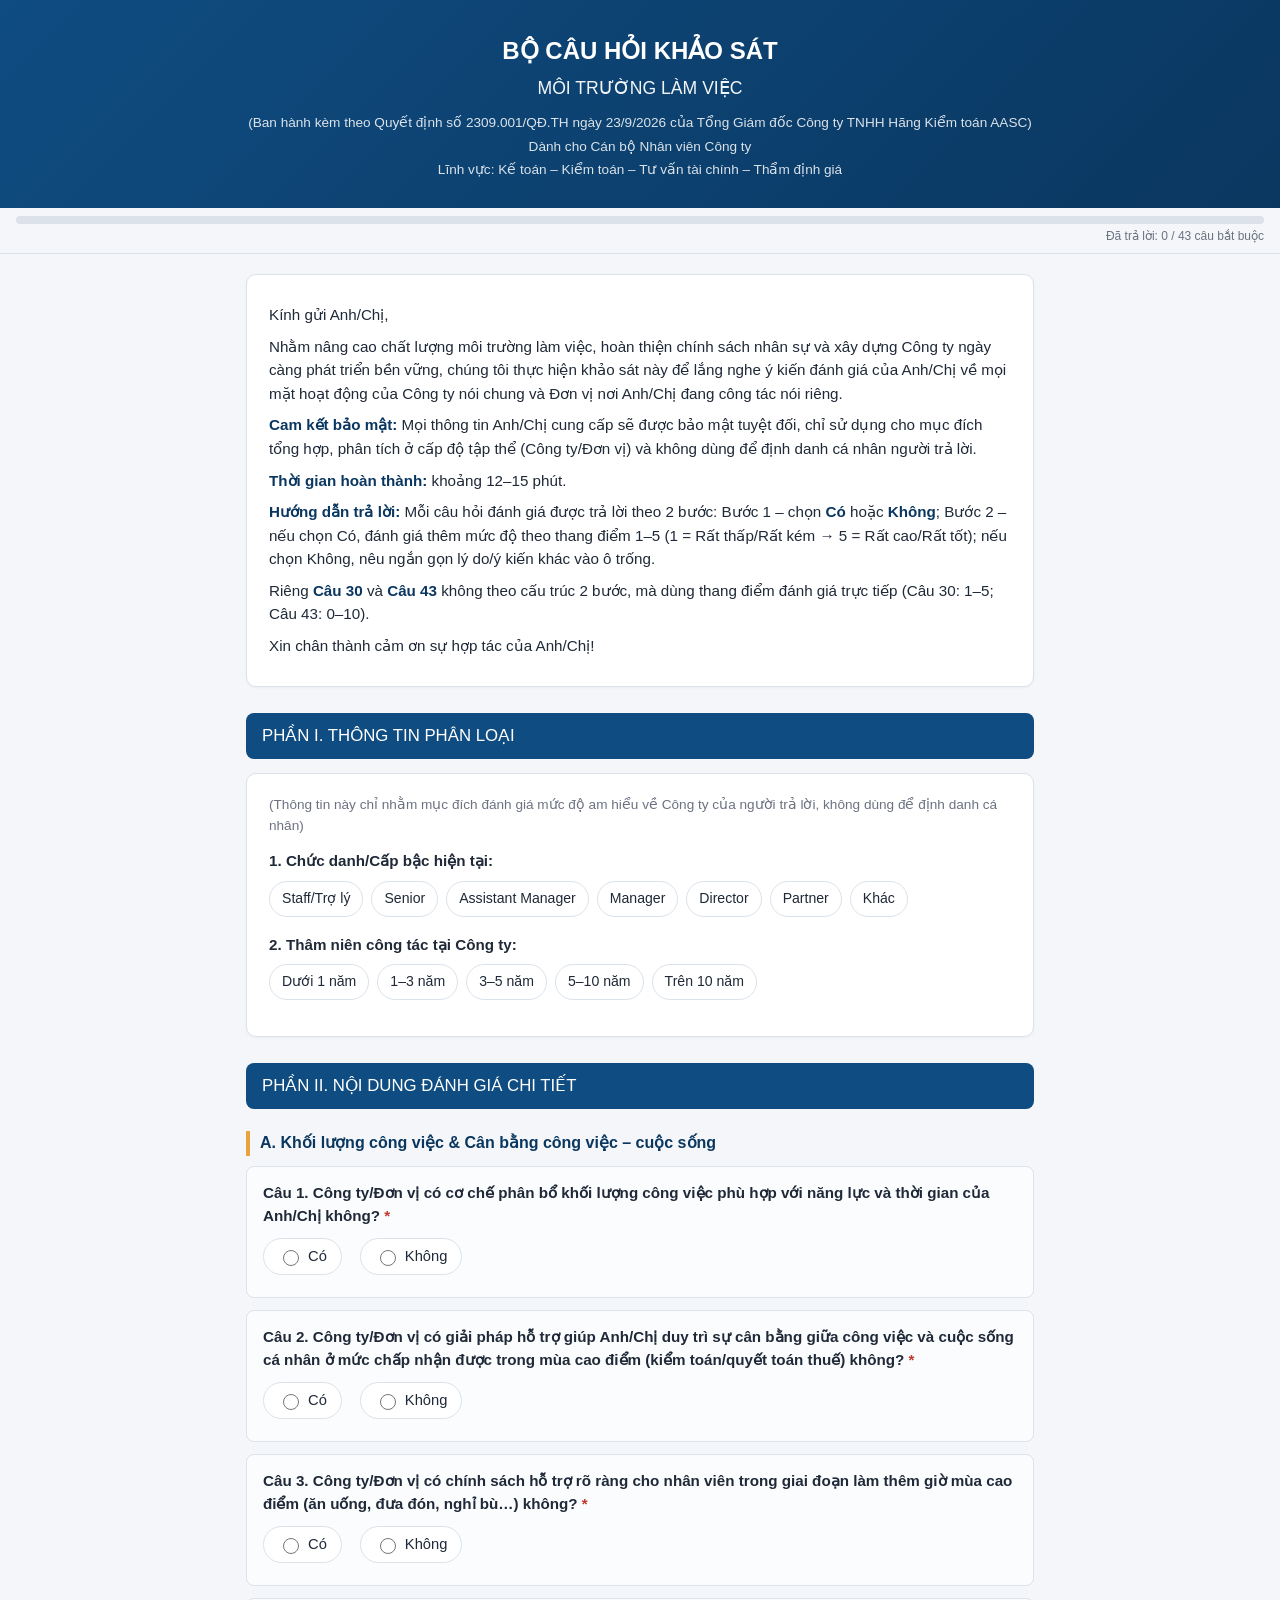
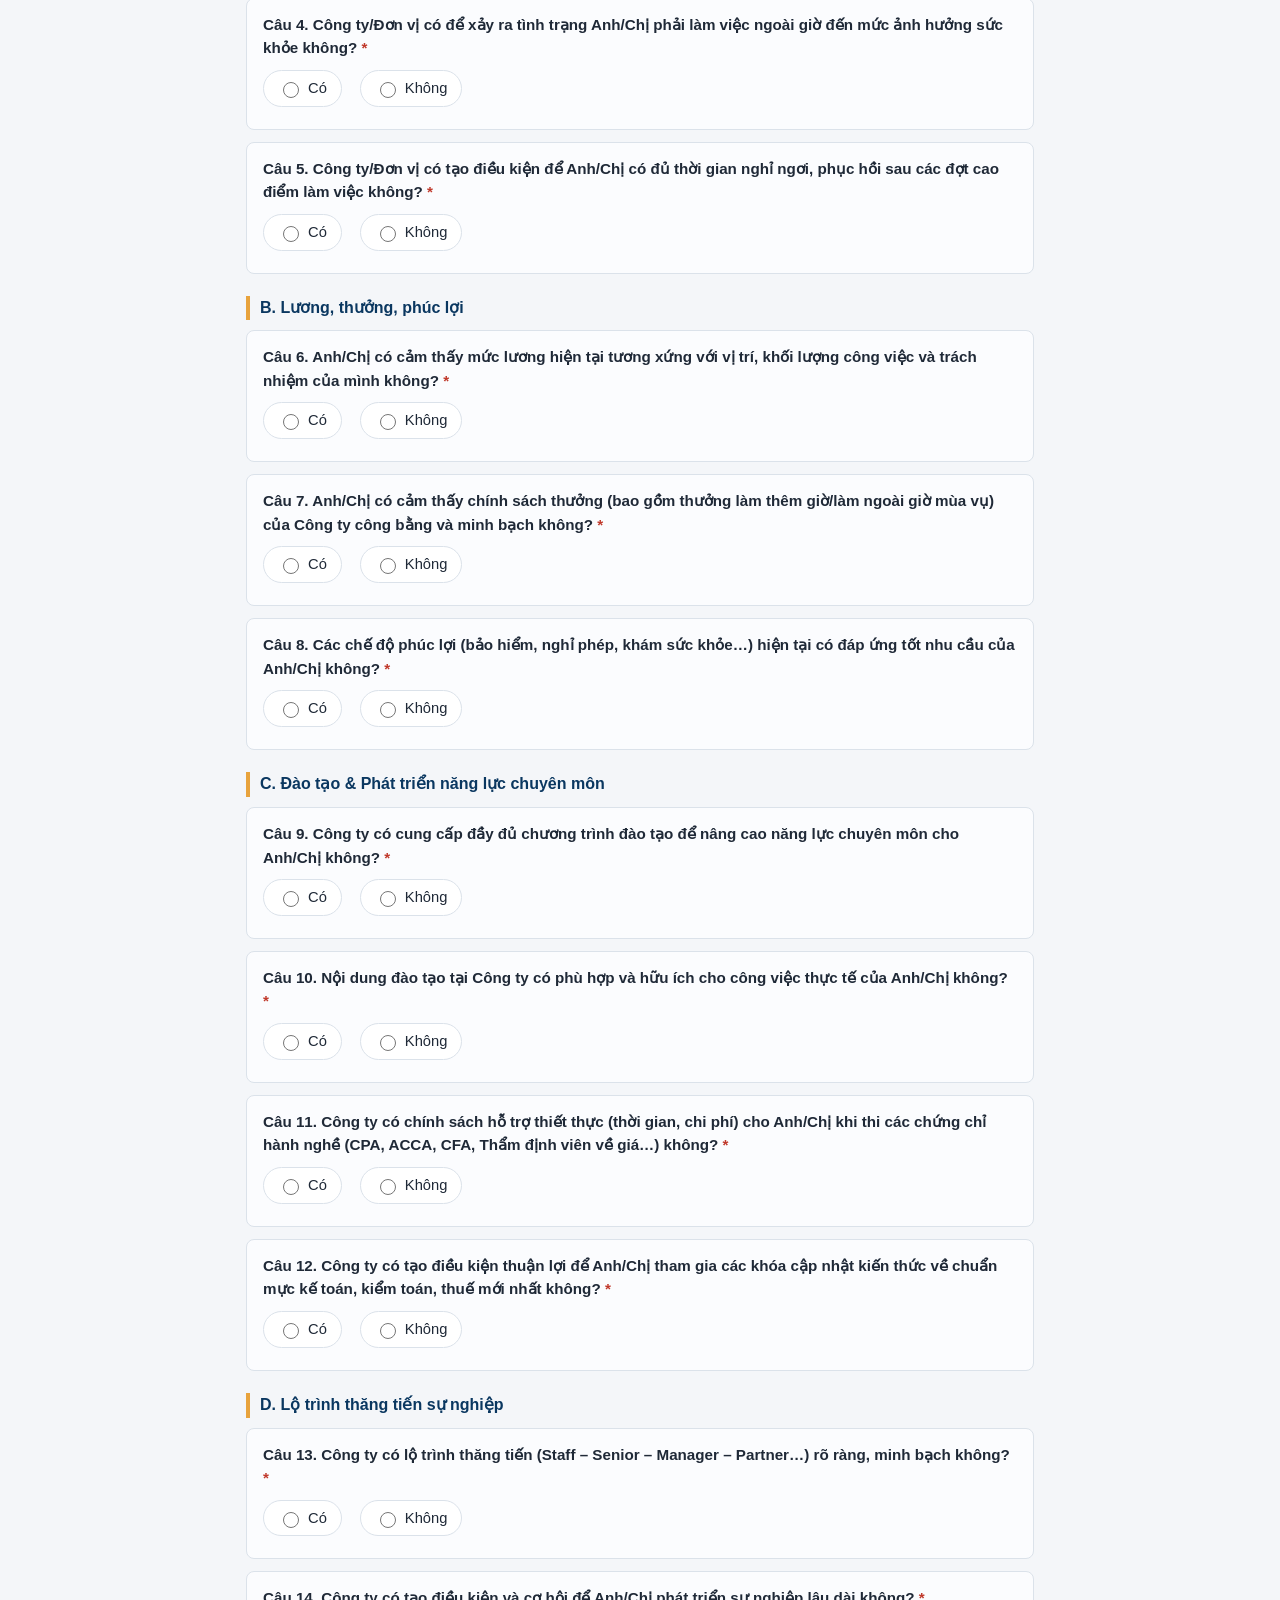
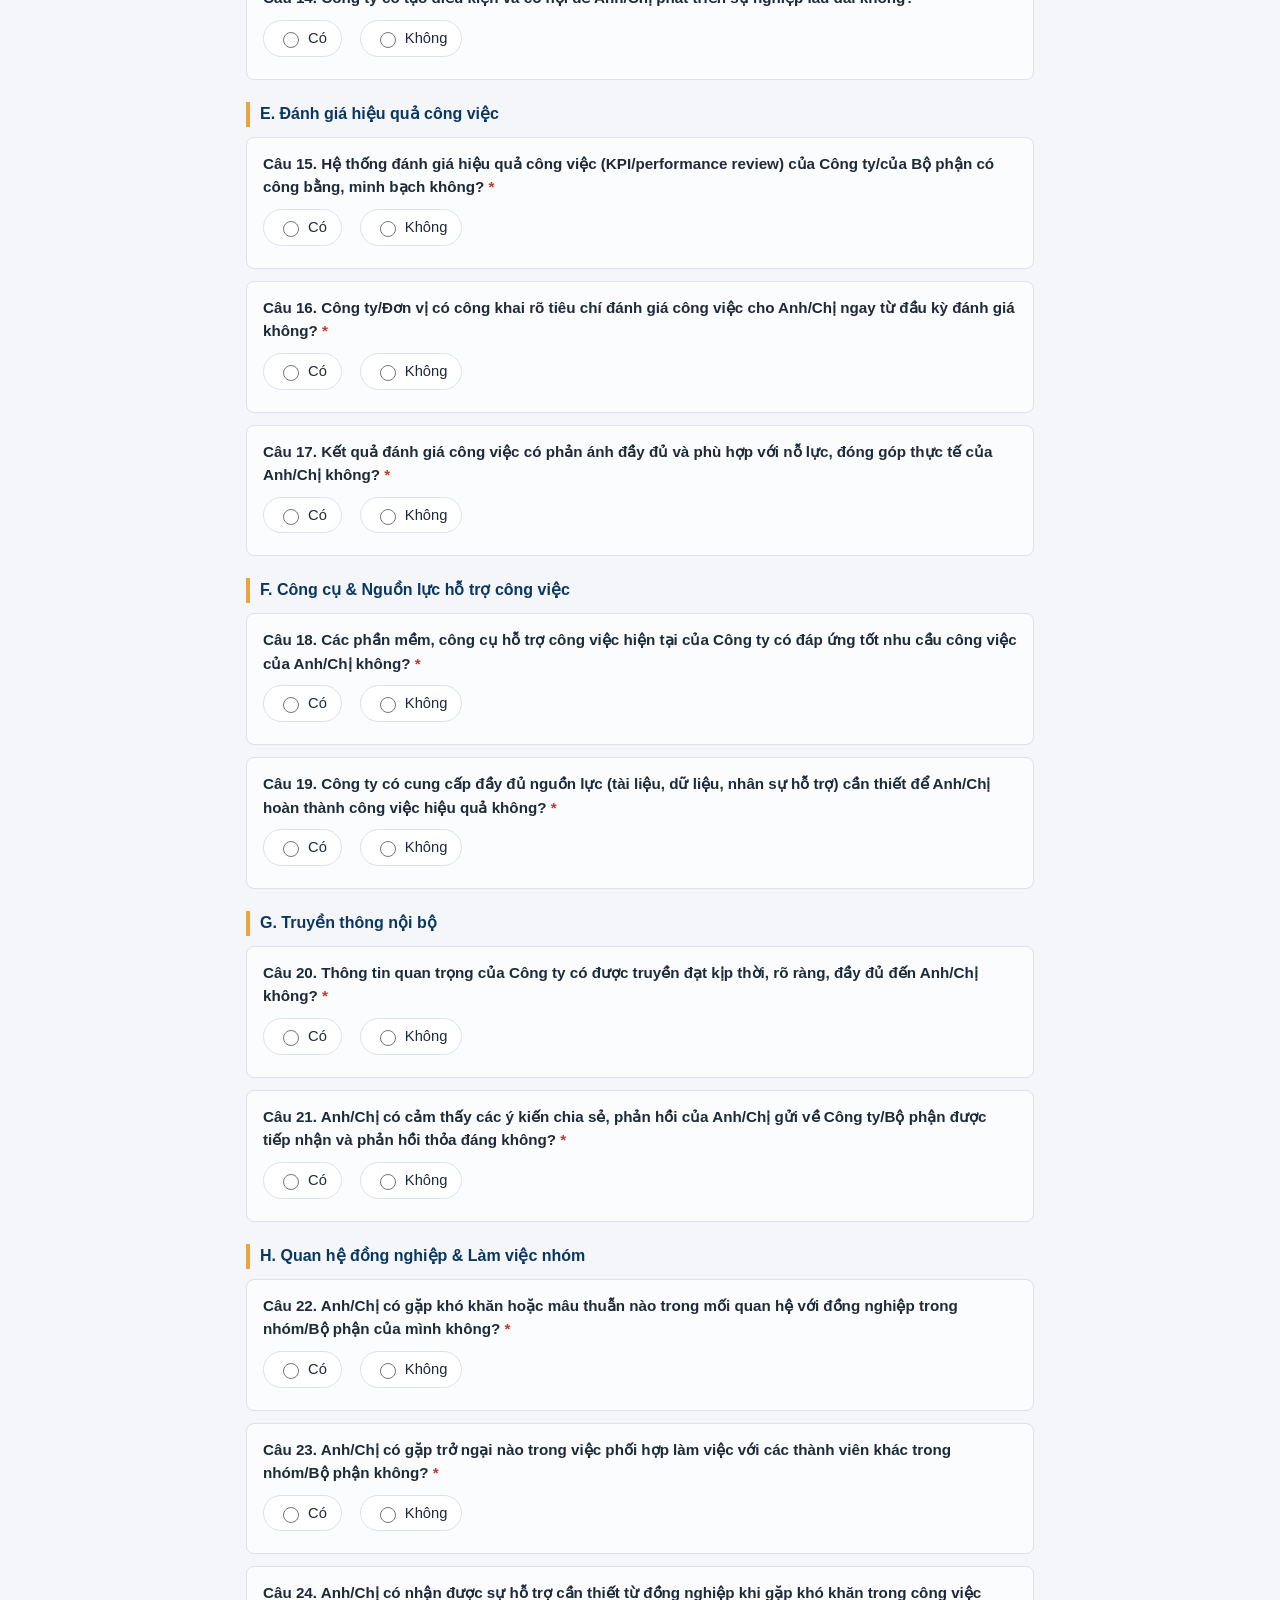
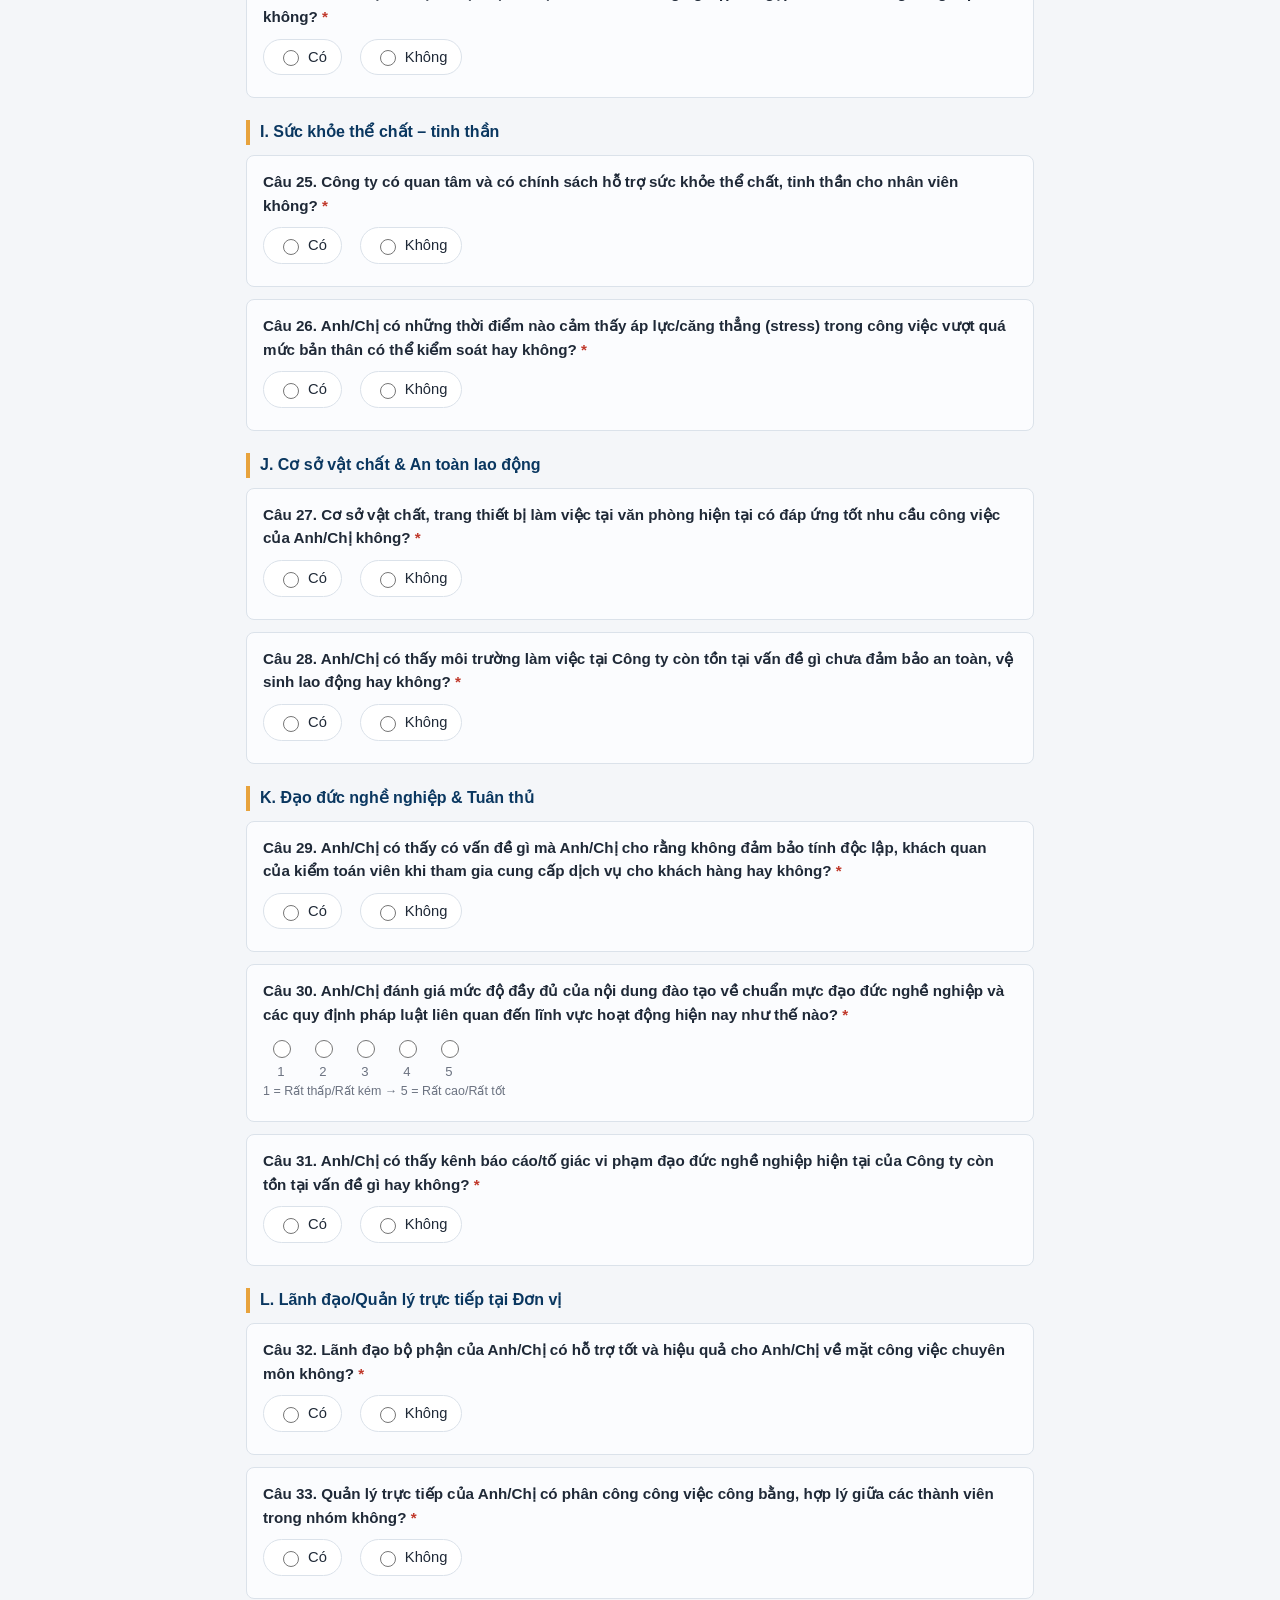
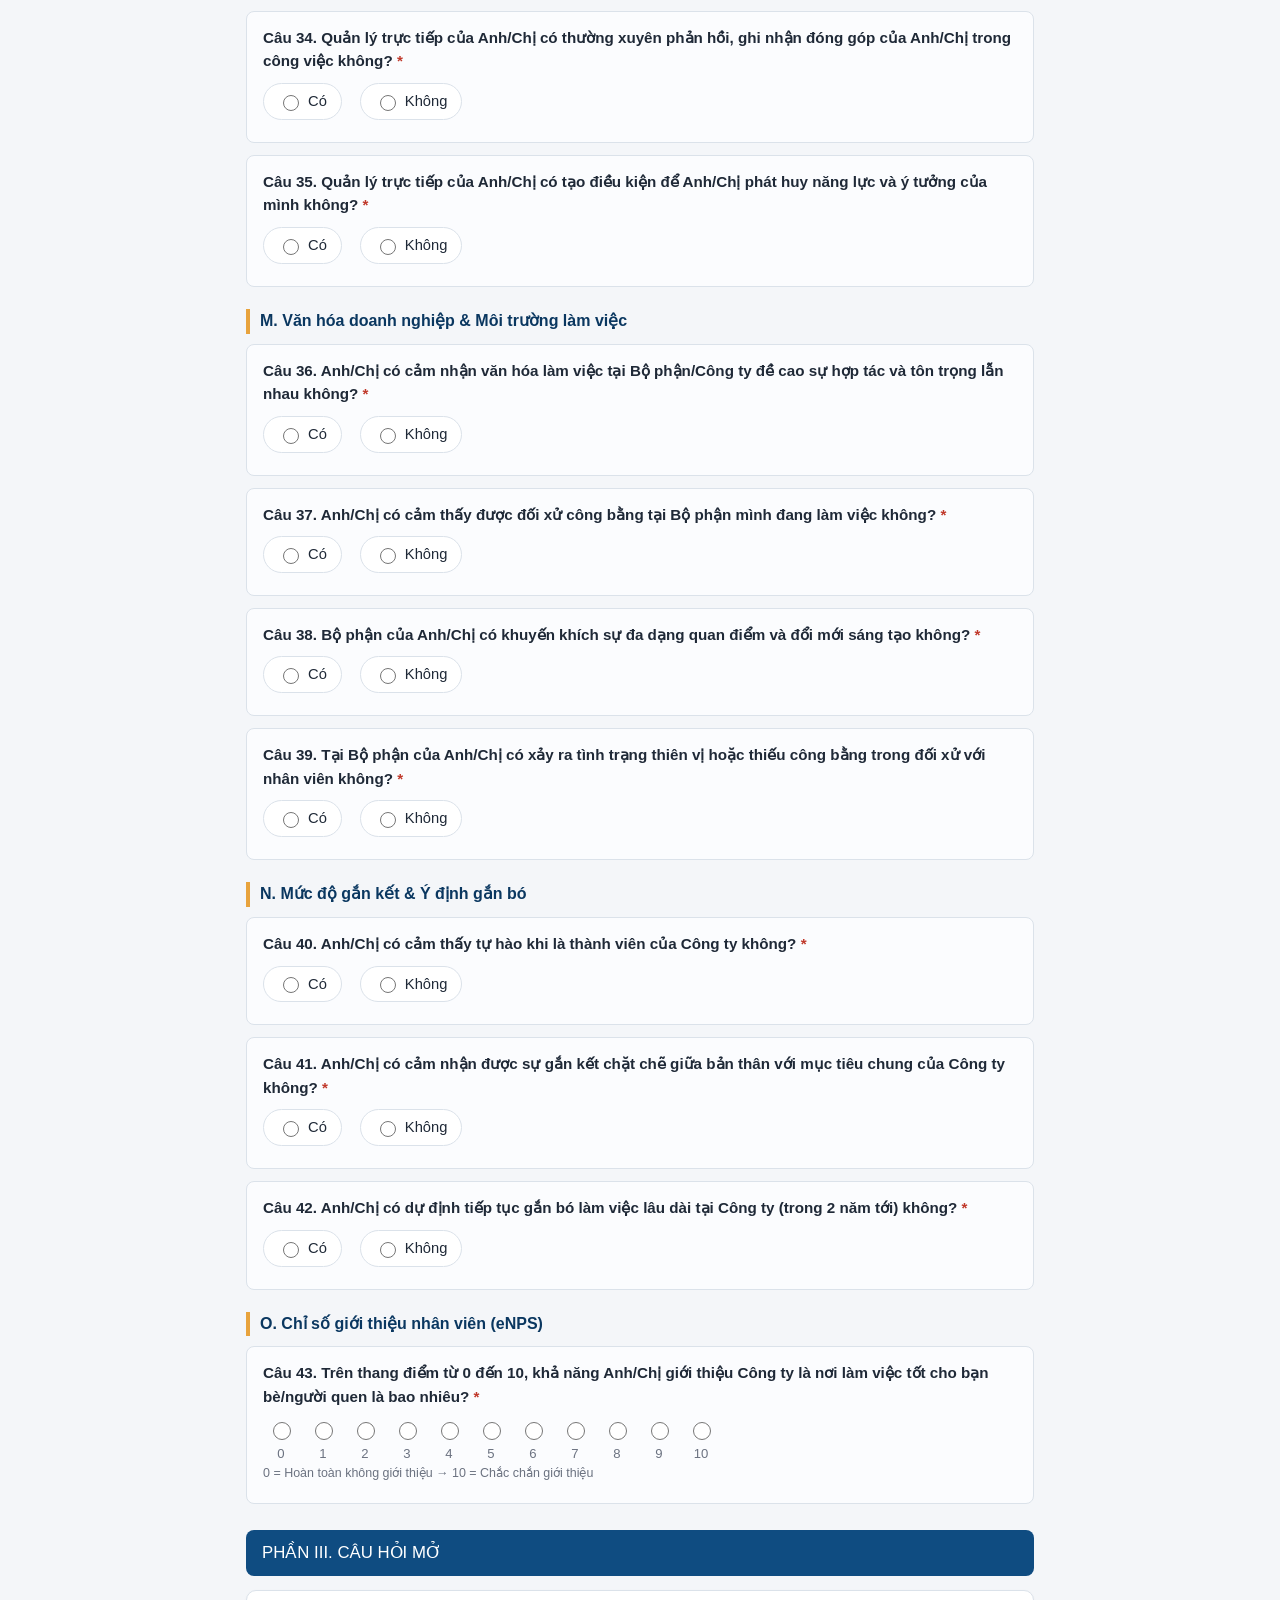
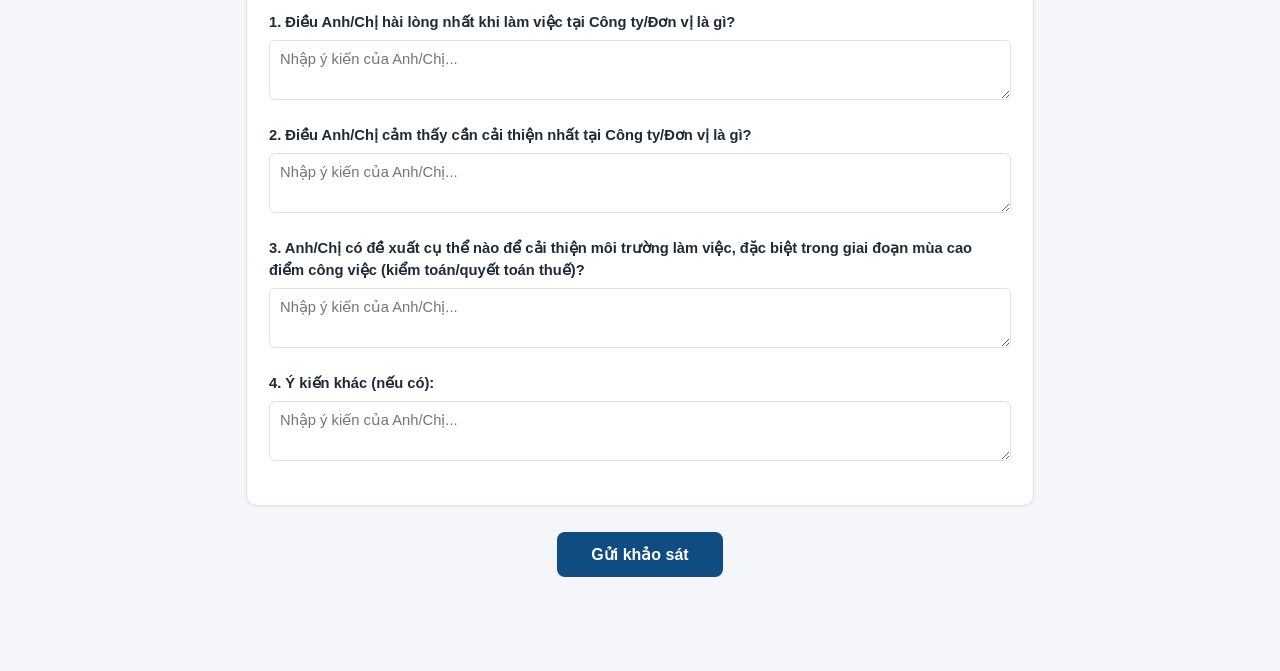
<file: khaoSat/index.html>
<!DOCTYPE html>
<html lang="vi">
<head>
<meta charset="UTF-8">
<meta name="viewport" content="width=device-width, initial-scale=1">
<title>Khảo sát Môi trường Làm việc</title>
<style>
  :root{
    --primary:#0f4c81;
    --primary-dark:#0a3760;
    --accent:#e8a33d;
    --bg:#f4f6f9;
    --card:#ffffff;
    --border:#dbe2ea;
    --text:#1f2937;
    --muted:#6b7280;
    --danger:#c0392b;
  }
  *{box-sizing:border-box;}
  body{
    margin:0;
    font-family:"Segoe UI",Roboto,Helvetica,Arial,sans-serif;
    background:var(--bg);
    color:var(--text);
    line-height:1.55;
  }
  header{
    background:linear-gradient(135deg,var(--primary),var(--primary-dark));
    color:#fff;
    padding:32px 20px 26px;
    text-align:center;
  }
  header h1{margin:0 0 6px;font-size:1.5rem;}
  header h2{margin:0 0 10px;font-size:1.1rem;font-weight:500;opacity:.95;}
  header p{margin:2px 0;font-size:.85rem;opacity:.85;}
  .container{max-width:820px;margin:0 auto;padding:20px 16px 80px;}
  .card{
    background:var(--card);
    border:1px solid var(--border);
    border-radius:10px;
    padding:20px 22px;
    margin-bottom:18px;
    box-shadow:0 1px 3px rgba(0,0,0,.04);
  }
  .intro p{margin:8px 0;font-size:.95rem;}
  .intro b{color:var(--primary-dark);}
  .section-title{
    background:var(--primary);
    color:#fff;
    padding:10px 16px;
    border-radius:8px;
    font-size:1.05rem;
    margin:26px 0 14px;
  }
  .cat-title{
    font-weight:700;
    color:var(--primary-dark);
    margin:22px 0 10px;
    font-size:1rem;
    border-left:4px solid var(--accent);
    padding-left:10px;
  }
  .question{
    border:1px solid var(--border);
    border-radius:8px;
    padding:14px 16px;
    margin-bottom:12px;
    background:#fbfcfe;
  }
  .qtext{font-weight:600;margin-bottom:10px;font-size:.95rem;}
  .required{color:var(--danger);}
  .yn-row{display:flex;gap:18px;margin-bottom:8px;flex-wrap:wrap;}
  .yn-row label{
    display:flex;align-items:center;gap:6px;
    cursor:pointer;font-size:.92rem;
    padding:6px 14px;border:1px solid var(--border);border-radius:20px;
    background:#fff;
  }
  .yn-row input[type=radio]{accent-color:var(--primary);width:16px;height:16px;}
  .yn-row label.checked{background:var(--primary);color:#fff;border-color:var(--primary);}
  .followup{
    margin-top:10px;
    padding:10px 12px;
    border-left:3px solid var(--accent);
    background:#fff7ea;
    border-radius:6px;
    display:none;
  }
  .followup.show{display:block;}
  .scale-row{display:flex;gap:8px;flex-wrap:wrap;margin:8px 0;}
  .scale-row label{
    display:flex;flex-direction:column;align-items:center;gap:4px;
    cursor:pointer;font-size:.85rem;color:var(--muted);
  }
  .scale-row input[type=radio]{width:18px;height:18px;accent-color:var(--accent);}
  .scale-hint{font-size:.78rem;color:var(--muted);margin-bottom:6px;}
  textarea, select, input[type=text]{
    width:100%;
    padding:9px 10px;
    border:1px solid var(--border);
    border-radius:6px;
    font-family:inherit;
    font-size:.92rem;
    resize:vertical;
    background:#fff;
  }
  textarea{min-height:60px;}
  .direct-scale, .nps-scale{display:flex;gap:6px;flex-wrap:wrap;margin-top:6px;}
  .direct-scale label, .nps-scale label{
    display:flex;flex-direction:column;align-items:center;gap:4px;
    cursor:pointer;font-size:.82rem;color:var(--muted);
    min-width:36px;
  }
  .direct-scale input, .nps-scale input{accent-color:var(--primary);width:18px;height:18px;}
  .classify-row{margin-bottom:16px;}
  .classify-row label.title{display:block;font-weight:600;margin-bottom:8px;font-size:.95rem;}
  .chip-row{display:flex;flex-wrap:wrap;gap:8px;}
  .chip-row label{
    padding:6px 12px;border:1px solid var(--border);border-radius:20px;
    cursor:pointer;font-size:.88rem;background:#fff;
  }
  .chip-row label.checked{background:var(--primary);color:#fff;border-color:var(--primary);}
  .other-input{margin-top:8px;display:none;max-width:280px;}
  .other-input.show{display:block;}
  .open-q{margin-bottom:16px;}
  .open-q label{display:block;font-weight:600;margin-bottom:6px;font-size:.92rem;}
  .progress-bar{
    position:sticky;top:0;z-index:20;background:var(--bg);
    padding:8px 16px;border-bottom:1px solid var(--border);
  }
  .progress-track{height:8px;background:var(--border);border-radius:6px;overflow:hidden;}
  .progress-fill{height:100%;background:var(--accent);width:0%;transition:width .2s;}
  .progress-label{font-size:.75rem;color:var(--muted);text-align:right;margin-top:3px;}
  .submit-bar{
    text-align:center;margin-top:26px;
  }
  button#submitBtn{
    background:var(--primary);color:#fff;border:none;
    padding:13px 34px;border-radius:8px;font-size:1rem;font-weight:600;
    cursor:pointer;
  }
  button#submitBtn:hover{background:var(--primary-dark);}
  #statusMsg{margin-top:14px;font-size:.9rem;}
  #statusMsg.ok{color:#1a7f37;}
  #statusMsg.err{color:var(--danger);}
  #statusMsg.pending{color:var(--muted);}
  .thanks{
    text-align:center;padding:40px 20px;
  }
  .thanks h2{color:var(--primary-dark);}
  pre.debug{
    background:#0f172a;color:#e2e8f0;padding:14px;border-radius:8px;
    overflow:auto;max-height:340px;font-size:.75rem;
  }
  .missing{outline:2px solid var(--danger);}
</style>
</head>
<body>

<header>
  <h1>BỘ CÂU HỎI KHẢO SÁT</h1>
  <h2>MÔI TRƯỜNG LÀM VIỆC</h2>
  <p>(Ban hành kèm theo Quyết định số 2309.001/QĐ.TH ngày 23/9/2026 của Tổng Giám đốc Công ty TNHH Hãng Kiểm toán AASC)</p>
  <p>Dành cho Cán bộ Nhân viên Công ty</p>
  <p>Lĩnh vực: Kế toán – Kiểm toán – Tư vấn tài chính – Thẩm định giá</p>
</header>

<div class="progress-bar">
  <div class="progress-track"><div class="progress-fill" id="progressFill"></div></div>
  <div class="progress-label" id="progressLabel">Đã trả lời: 0 / 43 câu bắt buộc</div>
</div>

<div class="container">

  <div class="card intro">
    <p>Kính gửi Anh/Chị,</p>
    <p>Nhằm nâng cao chất lượng môi trường làm việc, hoàn thiện chính sách nhân sự và xây dựng Công ty ngày càng phát triển bền vững, chúng tôi thực hiện khảo sát này để lắng nghe ý kiến đánh giá của Anh/Chị về mọi mặt hoạt động của Công ty nói chung và Đơn vị nơi Anh/Chị đang công tác nói riêng.</p>
    <p><b>Cam kết bảo mật:</b> Mọi thông tin Anh/Chị cung cấp sẽ được bảo mật tuyệt đối, chỉ sử dụng cho mục đích tổng hợp, phân tích ở cấp độ tập thể (Công ty/Đơn vị) và không dùng để định danh cá nhân người trả lời.</p>
    <p><b>Thời gian hoàn thành:</b> khoảng 12–15 phút.</p>
    <p><b>Hướng dẫn trả lời:</b> Mỗi câu hỏi đánh giá được trả lời theo 2 bước: Bước 1 – chọn <b>Có</b> hoặc <b>Không</b>; Bước 2 – nếu chọn Có, đánh giá thêm mức độ theo thang điểm 1–5 (1 = Rất thấp/Rất kém → 5 = Rất cao/Rất tốt); nếu chọn Không, nêu ngắn gọn lý do/ý kiến khác vào ô trống.</p>
    <p>Riêng <b>Câu 30</b> và <b>Câu 43</b> không theo cấu trúc 2 bước, mà dùng thang điểm đánh giá trực tiếp (Câu 30: 1–5; Câu 43: 0–10).</p>
    <p>Xin chân thành cảm ơn sự hợp tác của Anh/Chị!</p>
  </div>

  <form id="surveyForm">

  <div class="section-title">PHẦN I. THÔNG TIN PHÂN LOẠI</div>
  <div class="card">
    <p style="font-size:.85rem;color:var(--muted);margin-top:0;">(Thông tin này chỉ nhằm mục đích đánh giá mức độ am hiểu về Công ty của người trả lời, không dùng để định danh cá nhân)</p>

    <div class="classify-row">
      <label class="title">1. Chức danh/Cấp bậc hiện tại:</label>
      <div class="chip-row" id="chucdanh-chips"></div>
      <input type="text" class="other-input" id="chucdanh-other" placeholder="Nhập chức danh khác...">
    </div>

    <div class="classify-row">
      <label class="title">2. Thâm niên công tác tại Công ty:</label>
      <div class="chip-row" id="thamnien-chips"></div>
    </div>
  </div>

  <div class="section-title">PHẦN II. NỘI DUNG ĐÁNH GIÁ CHI TIẾT</div>
  <div id="questionsContainer"></div>

  <div class="section-title">PHẦN III. CÂU HỎI MỞ</div>
  <div class="card" id="openQuestions"></div>

  <div class="submit-bar">
    <button type="submit" id="submitBtn">Gửi khảo sát</button>
    <div id="statusMsg"></div>
  </div>
  </form>

  <div class="card thanks" id="thanksCard" style="display:none;">
    <h2>Xin chân thành cảm ơn Anh/Chị!</h2>
    <p>Ý kiến của Anh/Chị đã được ghi nhận và là cơ sở quan trọng để Ban Lãnh đạo Công ty xây dựng và cải thiện môi trường làm việc ngày càng tốt hơn.</p>
  </div>

</div>

<script>
/* ================== DỮ LIỆU CÂU HỎI ================== */
const CATEGORIES = [
  {cat:"A. Khối lượng công việc & Cân bằng công việc – cuộc sống", qs:[1,2,3,4,5]},
  {cat:"B. Lương, thưởng, phúc lợi", qs:[6,7,8]},
  {cat:"C. Đào tạo & Phát triển năng lực chuyên môn", qs:[9,10,11,12]},
  {cat:"D. Lộ trình thăng tiến sự nghiệp", qs:[13,14]},
  {cat:"E. Đánh giá hiệu quả công việc", qs:[15,16,17]},
  {cat:"F. Công cụ & Nguồn lực hỗ trợ công việc", qs:[18,19]},
  {cat:"G. Truyền thông nội bộ", qs:[20,21]},
  {cat:"H. Quan hệ đồng nghiệp & Làm việc nhóm", qs:[22,23,24]},
  {cat:"I. Sức khỏe thể chất – tinh thần", qs:[25,26]},
  {cat:"J. Cơ sở vật chất & An toàn lao động", qs:[27,28]},
  {cat:"K. Đạo đức nghề nghiệp & Tuân thủ", qs:[29,30,31]},
  {cat:"L. Lãnh đạo/Quản lý trực tiếp tại Đơn vị", qs:[32,33,34,35]},
  {cat:"M. Văn hóa doanh nghiệp & Môi trường làm việc", qs:[36,37,38,39]},
  {cat:"N. Mức độ gắn kết & Ý định gắn bó", qs:[40,41,42]},
  {cat:"O. Chỉ số giới thiệu nhân viên (eNPS)", qs:[43]},
];

// type: yn_scale | yn_severity | yn_desc | scale_direct | nps
const QUESTIONS = {
 1:{t:"Công ty/Đơn vị có cơ chế phân bổ khối lượng công việc phù hợp với năng lực và thời gian của Anh/Chị không?",type:"yn_scale"},
 2:{t:"Công ty/Đơn vị có giải pháp hỗ trợ giúp Anh/Chị duy trì sự cân bằng giữa công việc và cuộc sống cá nhân ở mức chấp nhận được trong mùa cao điểm (kiểm toán/quyết toán thuế) không?",type:"yn_scale"},
 3:{t:"Công ty/Đơn vị có chính sách hỗ trợ rõ ràng cho nhân viên trong giai đoạn làm thêm giờ mùa cao điểm (ăn uống, đưa đón, nghỉ bù…) không?",type:"yn_scale"},
 4:{t:"Công ty/Đơn vị có để xảy ra tình trạng Anh/Chị phải làm việc ngoài giờ đến mức ảnh hưởng sức khỏe không?",type:"yn_severity"},
 5:{t:"Công ty/Đơn vị có tạo điều kiện để Anh/Chị có đủ thời gian nghỉ ngơi, phục hồi sau các đợt cao điểm làm việc không?",type:"yn_scale"},
 6:{t:"Anh/Chị có cảm thấy mức lương hiện tại tương xứng với vị trí, khối lượng công việc và trách nhiệm của mình không?",type:"yn_scale"},
 7:{t:"Anh/Chị có cảm thấy chính sách thưởng (bao gồm thưởng làm thêm giờ/làm ngoài giờ mùa vụ) của Công ty công bằng và minh bạch không?",type:"yn_scale"},
 8:{t:"Các chế độ phúc lợi (bảo hiểm, nghỉ phép, khám sức khỏe…) hiện tại có đáp ứng tốt nhu cầu của Anh/Chị không?",type:"yn_scale"},
 9:{t:"Công ty có cung cấp đầy đủ chương trình đào tạo để nâng cao năng lực chuyên môn cho Anh/Chị không?",type:"yn_scale"},
 10:{t:"Nội dung đào tạo tại Công ty có phù hợp và hữu ích cho công việc thực tế của Anh/Chị không?",type:"yn_scale"},
 11:{t:"Công ty có chính sách hỗ trợ thiết thực (thời gian, chi phí) cho Anh/Chị khi thi các chứng chỉ hành nghề (CPA, ACCA, CFA, Thẩm định viên về giá…) không?",type:"yn_scale"},
 12:{t:"Công ty có tạo điều kiện thuận lợi để Anh/Chị tham gia các khóa cập nhật kiến thức về chuẩn mực kế toán, kiểm toán, thuế mới nhất không?",type:"yn_scale"},
 13:{t:"Công ty có lộ trình thăng tiến (Staff – Senior – Manager – Partner…) rõ ràng, minh bạch không?",type:"yn_scale"},
 14:{t:"Công ty có tạo điều kiện và cơ hội để Anh/Chị phát triển sự nghiệp lâu dài không?",type:"yn_scale"},
 15:{t:"Hệ thống đánh giá hiệu quả công việc (KPI/performance review) của Công ty/của Bộ phận có công bằng, minh bạch không?",type:"yn_scale"},
 16:{t:"Công ty/Đơn vị có công khai rõ tiêu chí đánh giá công việc cho Anh/Chị ngay từ đầu kỳ đánh giá không?",type:"yn_scale"},
 17:{t:"Kết quả đánh giá công việc có phản ánh đầy đủ và phù hợp với nỗ lực, đóng góp thực tế của Anh/Chị không?",type:"yn_scale"},
 18:{t:"Các phần mềm, công cụ hỗ trợ công việc hiện tại của Công ty có đáp ứng tốt nhu cầu công việc của Anh/Chị không?",type:"yn_scale"},
 19:{t:"Công ty có cung cấp đầy đủ nguồn lực (tài liệu, dữ liệu, nhân sự hỗ trợ) cần thiết để Anh/Chị hoàn thành công việc hiệu quả không?",type:"yn_scale"},
 20:{t:"Thông tin quan trọng của Công ty có được truyền đạt kịp thời, rõ ràng, đầy đủ đến Anh/Chị không?",type:"yn_scale"},
 21:{t:"Anh/Chị có cảm thấy các ý kiến chia sẻ, phản hồi của Anh/Chị gửi về Công ty/Bộ phận được tiếp nhận và phản hồi thỏa đáng không?",type:"yn_scale"},
 22:{t:"Anh/Chị có gặp khó khăn hoặc mâu thuẫn nào trong mối quan hệ với đồng nghiệp trong nhóm/Bộ phận của mình không?",type:"yn_severity"},
 23:{t:"Anh/Chị có gặp trở ngại nào trong việc phối hợp làm việc với các thành viên khác trong nhóm/Bộ phận không?",type:"yn_severity"},
 24:{t:"Anh/Chị có nhận được sự hỗ trợ cần thiết từ đồng nghiệp khi gặp khó khăn trong công việc không?",type:"yn_scale"},
 25:{t:"Công ty có quan tâm và có chính sách hỗ trợ sức khỏe thể chất, tinh thần cho nhân viên không?",type:"yn_scale"},
 26:{t:"Anh/Chị có những thời điểm nào cảm thấy áp lực/căng thẳng (stress) trong công việc vượt quá mức bản thân có thể kiểm soát hay không?",type:"yn_severity"},
 27:{t:"Cơ sở vật chất, trang thiết bị làm việc tại văn phòng hiện tại có đáp ứng tốt nhu cầu công việc của Anh/Chị không?",type:"yn_scale"},
 28:{t:"Anh/Chị có thấy môi trường làm việc tại Công ty còn tồn tại vấn đề gì chưa đảm bảo an toàn, vệ sinh lao động hay không?",type:"yn_desc"},
 29:{t:"Anh/Chị có thấy có vấn đề gì mà Anh/Chị cho rằng không đảm bảo tính độc lập, khách quan của kiểm toán viên khi tham gia cung cấp dịch vụ cho khách hàng hay không?",type:"yn_desc"},
 30:{t:"Anh/Chị đánh giá mức độ đầy đủ của nội dung đào tạo về chuẩn mực đạo đức nghề nghiệp và các quy định pháp luật liên quan đến lĩnh vực hoạt động hiện nay như thế nào?",type:"scale_direct"},
 31:{t:"Anh/Chị có thấy kênh báo cáo/tố giác vi phạm đạo đức nghề nghiệp hiện tại của Công ty còn tồn tại vấn đề gì hay không?",type:"yn_desc"},
 32:{t:"Lãnh đạo bộ phận của Anh/Chị có hỗ trợ tốt và hiệu quả cho Anh/Chị về mặt công việc chuyên môn không?",type:"yn_scale"},
 33:{t:"Quản lý trực tiếp của Anh/Chị có phân công công việc công bằng, hợp lý giữa các thành viên trong nhóm không?",type:"yn_scale"},
 34:{t:"Quản lý trực tiếp của Anh/Chị có thường xuyên phản hồi, ghi nhận đóng góp của Anh/Chị trong công việc không?",type:"yn_scale"},
 35:{t:"Quản lý trực tiếp của Anh/Chị có tạo điều kiện để Anh/Chị phát huy năng lực và ý tưởng của mình không?",type:"yn_scale"},
 36:{t:"Anh/Chị có cảm nhận văn hóa làm việc tại Bộ phận/Công ty đề cao sự hợp tác và tôn trọng lẫn nhau không?",type:"yn_scale"},
 37:{t:"Anh/Chị có cảm thấy được đối xử công bằng tại Bộ phận mình đang làm việc không?",type:"yn_scale"},
 38:{t:"Bộ phận của Anh/Chị có khuyến khích sự đa dạng quan điểm và đổi mới sáng tạo không?",type:"yn_scale"},
 39:{t:"Tại Bộ phận của Anh/Chị có xảy ra tình trạng thiên vị hoặc thiếu công bằng trong đối xử với nhân viên không?",type:"yn_severity"},
 40:{t:"Anh/Chị có cảm thấy tự hào khi là thành viên của Công ty không?",type:"yn_scale"},
 41:{t:"Anh/Chị có cảm nhận được sự gắn kết chặt chẽ giữa bản thân với mục tiêu chung của Công ty không?",type:"yn_scale"},
 42:{t:"Anh/Chị có dự định tiếp tục gắn bó làm việc lâu dài tại Công ty (trong 2 năm tới) không?",type:"yn_scale"},
 43:{t:"Trên thang điểm từ 0 đến 10, khả năng Anh/Chị giới thiệu Công ty là nơi làm việc tốt cho bạn bè/người quen là bao nhiêu?",type:"nps"},
};

const OPEN_QUESTIONS = [
  "Điều Anh/Chị hài lòng nhất khi làm việc tại Công ty/Đơn vị là gì?",
  "Điều Anh/Chị cảm thấy cần cải thiện nhất tại Công ty/Đơn vị là gì?",
  "Anh/Chị có đề xuất cụ thể nào để cải thiện môi trường làm việc, đặc biệt trong giai đoạn mùa cao điểm công việc (kiểm toán/quyết toán thuế)?",
  "Ý kiến khác (nếu có):"
];

const CHUCDANH = ["Staff/Trợ lý","Senior","Assistant Manager","Manager","Director","Partner","Khác"];
const THAMNIEN = ["Dưới 1 năm","1–3 năm","3–5 năm","5–10 năm","Trên 10 năm"];

/* ================== RENDER ================== */
const qContainer = document.getElementById('questionsContainer');

function scaleRow(name, max, min, minLabel, maxLabel, required){
  let html = `<div class="scale-hint">${minLabel} → ${maxLabel}</div><div class="scale-row">`;
  for(let i=min;i<=max;i++){
    html += `<label><input type="radio" name="${name}" value="${i}" ${required?'':''}>${i}</label>`;
  }
  html += `</div>`;
  return html;
}

CATEGORIES.forEach(group=>{
  const catDiv = document.createElement('div');
  catDiv.className = 'cat-title';
  catDiv.textContent = group.cat;
  qContainer.appendChild(catDiv);

  group.qs.forEach(num=>{
    const q = QUESTIONS[num];
    const wrap = document.createElement('div');
    wrap.className = 'question';
    wrap.dataset.qnum = num;
    wrap.dataset.qtype = q.type;

    let inner = `<div class="qtext">Câu ${num}. ${q.t} <span class="required">*</span></div>`;

    if(q.type === 'yn_scale' || q.type === 'yn_severity' || q.type === 'yn_desc'){
      inner += `<div class="yn-row">
        <label><input type="radio" name="q${num}_yn" value="Có" onchange="handleYN(${num})"> Có</label>
        <label><input type="radio" name="q${num}_yn" value="Không" onchange="handleYN(${num})"> Không</label>
      </div>`;

      if(q.type === 'yn_scale'){
        inner += `<div class="followup" id="q${num}_yes">
          <div style="font-size:.85rem;margin-bottom:4px;">Nếu CÓ – đánh giá mức độ:</div>
          ${scaleRow('q'+num+'_scale',5,1,'1 = Rất thấp/Rất kém','5 = Rất cao/Rất tốt')}
        </div>
        <div class="followup" id="q${num}_no">
          <div style="font-size:.85rem;margin-bottom:4px;">Nếu KHÔNG – lý do/ý kiến khác:</div>
          <textarea name="q${num}_reason" placeholder="Nhập lý do hoặc ý kiến..."></textarea>
        </div>`;
      } else if(q.type === 'yn_severity'){
        inner += `<div class="followup" id="q${num}_yes">
          <div style="font-size:.85rem;margin-bottom:4px;">Nếu CÓ – mức độ nghiêm trọng và mô tả cụ thể:</div>
          ${scaleRow('q'+num+'_scale',5,1,'1 = Rất nhẹ','5 = Rất nghiêm trọng')}
          <textarea name="q${num}_desc" placeholder="Mô tả cụ thể..." style="margin-top:8px;"></textarea>
        </div>
        <div class="followup" id="q${num}_no">
          <div style="font-size:.85rem;color:var(--muted);">Nếu KHÔNG – không cần trả lời thêm.</div>
        </div>`;
      } else if(q.type === 'yn_desc'){
        inner += `<div class="followup" id="q${num}_yes">
          <div style="font-size:.85rem;margin-bottom:4px;">Nếu CÓ, vui lòng mô tả cụ thể vấn đề là gì:</div>
          <textarea name="q${num}_desc" placeholder="Mô tả cụ thể..."></textarea>
        </div>`;
      }
    } else if(q.type === 'scale_direct'){
      inner += `<div class="direct-scale">`;
      for(let i=1;i<=5;i++){
        inner += `<label><input type="radio" name="q${num}_direct" value="${i}">${i}</label>`;
      }
      inner += `</div><div class="scale-hint">1 = Rất thấp/Rất kém → 5 = Rất cao/Rất tốt</div>`;
    } else if(q.type === 'nps'){
      inner += `<div class="nps-scale">`;
      for(let i=0;i<=10;i++){
        inner += `<label><input type="radio" name="q${num}_nps" value="${i}">${i}</label>`;
      }
      inner += `</div><div class="scale-hint">0 = Hoàn toàn không giới thiệu → 10 = Chắc chắn giới thiệu</div>`;
    }

    wrap.innerHTML = inner;
    qContainer.appendChild(wrap);
  });
});

function handleYN(num){
  const yes = document.getElementById(`q${num}_yes`);
  const no = document.getElementById(`q${num}_no`);
  const checked = document.querySelector(`input[name="q${num}_yn"]:checked`);
  if(!checked) return;
  if(checked.value === 'Có'){
    if(yes) yes.classList.add('show');
    if(no) no.classList.remove('show');
  } else {
    if(no) no.classList.add('show');
    if(yes) yes.classList.remove('show');
  }
  updateProgress();
}

// Chip-style single select for Part I
function renderChips(containerId, options, name, hasOther, otherInputId){
  const el = document.getElementById(containerId);
  options.forEach(opt=>{
    const label = document.createElement('label');
    label.innerHTML = `<input type="radio" name="${name}" value="${opt}" style="display:none;"> ${opt}`;
    label.addEventListener('click', ()=>{
      el.querySelectorAll('label').forEach(l=>l.classList.remove('checked'));
      label.classList.add('checked');
      label.querySelector('input').checked = true;
      if(hasOther){
        const otherEl = document.getElementById(otherInputId);
        if(opt === 'Khác'){ otherEl.classList.add('show'); } else { otherEl.classList.remove('show'); otherEl.value=''; }
      }
      updateProgress();
    });
    el.appendChild(label);
  });
}
renderChips('chucdanh-chips', CHUCDANH, 'chucdanh', true, 'chucdanh-other');
renderChips('thamnien-chips', THAMNIEN, 'thamnien', false, null);

// Part III open questions
const openDiv = document.getElementById('openQuestions');
OPEN_QUESTIONS.forEach((q,i)=>{
  const d = document.createElement('div');
  d.className = 'open-q';
  d.innerHTML = `<label>${i+1}. ${q}</label><textarea name="open_${i+1}" placeholder="Nhập ý kiến của Anh/Chị..."></textarea>`;
  openDiv.appendChild(d);
});

/* ================== PROGRESS ================== */
const TOTAL_REQUIRED = 43;
function updateProgress(){
  let answered = 0;
  for(let n=1;n<=43;n++){
    const type = QUESTIONS[n].type;
    if(type==='yn_scale'||type==='yn_severity'||type==='yn_desc'){
      const yn = document.querySelector(`input[name="q${n}_yn"]:checked`);
      if(yn) answered++;
    } else if(type==='scale_direct'){
      if(document.querySelector(`input[name="q${n}_direct"]:checked`)) answered++;
    } else if(type==='nps'){
      if(document.querySelector(`input[name="q${n}_nps"]:checked`)) answered++;
    }
  }
  const pct = Math.round(answered/TOTAL_REQUIRED*100);
  document.getElementById('progressFill').style.width = pct+'%';
  document.getElementById('progressLabel').textContent = `Đã trả lời: ${answered} / ${TOTAL_REQUIRED} câu bắt buộc`;
}
document.addEventListener('change', (e)=>{
  if(e.target.name && e.target.name.endsWith('_yn')) return; // handled by handleYN which calls updateProgress
  updateProgress();
});
updateProgress();

/* ================== THU THẬP DỮ LIỆU ================== */
function collectData(){
  const data = {timestamp: new Date().toISOString()};
  data.chuc_danh = (document.querySelector('input[name="chucdanh"]:checked')||{}).value || '';
  if(data.chuc_danh === 'Khác'){
    data.chuc_danh_khac = document.getElementById('chucdanh-other').value.trim();
  }
  data.tham_nien = (document.querySelector('input[name="thamnien"]:checked')||{}).value || '';

  for(let n=1;n<=43;n++){
    const type = QUESTIONS[n].type;
    if(type==='yn_scale'){
      const yn = (document.querySelector(`input[name="q${n}_yn"]:checked`)||{}).value||'';
      data[`cau${n}_co_khong`] = yn;
      data[`cau${n}_muc_do`] = yn==='Có' ? ((document.querySelector(`input[name="q${n}_scale"]:checked`)||{}).value||'') : '';
      data[`cau${n}_ly_do`] = yn==='Không' ? (document.querySelector(`textarea[name="q${n}_reason"]`)||{}).value||'' : '';
    } else if(type==='yn_severity'){
      const yn = (document.querySelector(`input[name="q${n}_yn"]:checked`)||{}).value||'';
      data[`cau${n}_co_khong`] = yn;
      data[`cau${n}_muc_do_nghiem_trong`] = yn==='Có' ? ((document.querySelector(`input[name="q${n}_scale"]:checked`)||{}).value||'') : '';
      data[`cau${n}_mo_ta`] = yn==='Có' ? (document.querySelector(`textarea[name="q${n}_desc"]`)||{}).value||'' : '';
    } else if(type==='yn_desc'){
      const yn = (document.querySelector(`input[name="q${n}_yn"]:checked`)||{}).value||'';
      data[`cau${n}_co_khong`] = yn;
      data[`cau${n}_mo_ta`] = yn==='Có' ? (document.querySelector(`textarea[name="q${n}_desc"]`)||{}).value||'' : '';
    } else if(type==='scale_direct'){
      data[`cau${n}_diem`] = (document.querySelector(`input[name="q${n}_direct"]:checked`)||{}).value||'';
    } else if(type==='nps'){
      data[`cau${n}_diem`] = (document.querySelector(`input[name="q${n}_nps"]:checked`)||{}).value||'';
    }
  }
  for(let i=1;i<=4;i++){
    data[`cau_hoi_mo_${i}`] = (document.querySelector(`textarea[name="open_${i}"]`)||{}).value||'';
  }
  return data;
}

/* ================== GỬI DỮ LIỆU ================== */
// ĐIỀN URL WEB APP GOOGLE APPS SCRIPT CỦA BẠN VÀO ĐÂY SAU KHI TRIỂN KHAI (xem hướng dẫn đi kèm)
const GOOGLE_SHEET_WEBAPP_URL = "https://script.google.com/macros/s/AKfycbwdiXkrSTwyHeHOVLR0cT6zrGRcjsH5zCYe7J5hFly4tRf1TYlkz20MPD-BI2mOI3m0Jg/exec";

document.getElementById('surveyForm').addEventListener('submit', function(e){
  e.preventDefault();

  // Kiểm tra các câu bắt buộc đã trả lời đủ chưa
  let missing = [];
  document.querySelectorAll('.question').forEach(q=>q.classList.remove('missing'));
  for(let n=1;n<=43;n++){
    const type = QUESTIONS[n].type;
    let ok = true;
    if(type==='yn_scale'||type==='yn_severity'||type==='yn_desc'){
      ok = !!document.querySelector(`input[name="q${n}_yn"]:checked`);
    } else if(type==='scale_direct'){
      ok = !!document.querySelector(`input[name="q${n}_direct"]:checked`);
    } else if(type==='nps'){
      ok = !!document.querySelector(`input[name="q${n}_nps"]:checked`);
    }
    if(!ok){
      missing.push(n);
      const qEl = document.querySelector(`.question[data-qnum="${n}"]`);
      if(qEl) qEl.classList.add('missing');
    }
  }

  const statusEl = document.getElementById('statusMsg');
  if(missing.length > 0){
    statusEl.className = 'err';
    statusEl.textContent = `Vui lòng trả lời đầy đủ các câu còn thiếu: Câu ${missing.join(', ')}`;
    document.querySelector(`.question[data-qnum="${missing[0]}"]`).scrollIntoView({behavior:'smooth', block:'center'});
    return;
  }

  const data = collectData();
  statusEl.className = 'pending';
  statusEl.textContent = 'Đang gửi...';

  if(GOOGLE_SHEET_WEBAPP_URL){
    fetch(GOOGLE_SHEET_WEBAPP_URL, {
      method: 'POST',
      mode: 'no-cors', // Apps Script Web App thường không trả CORS header, dùng no-cors để tránh lỗi (không đọc được response)
      headers: {'Content-Type':'text/plain;charset=utf-8'},
      body: JSON.stringify(data)
    }).then(()=>{
      showThanks();
    }).catch(err=>{
      statusEl.className = 'err';
      statusEl.textContent = 'Gửi thất bại, vui lòng thử lại hoặc liên hệ bộ phận Nhân sự. (' + err + ')';
    });
  } else {
    // Chưa cấu hình URL Apps Script -> hiển thị JSON để kiểm tra / demo
    statusEl.className = 'ok';
    statusEl.innerHTML = 'Chưa cấu hình URL Google Apps Script. Dữ liệu thu thập được (demo):<br><pre class="debug">'+JSON.stringify(data,null,2)+'</pre>';
  }
});

function showThanks(){
  document.getElementById('surveyForm').style.display = 'none';
  document.getElementById('thanksCard').style.display = 'block';
  window.scrollTo({top:0, behavior:'smooth'});
}
</script>
</body>
</html>
</file>
